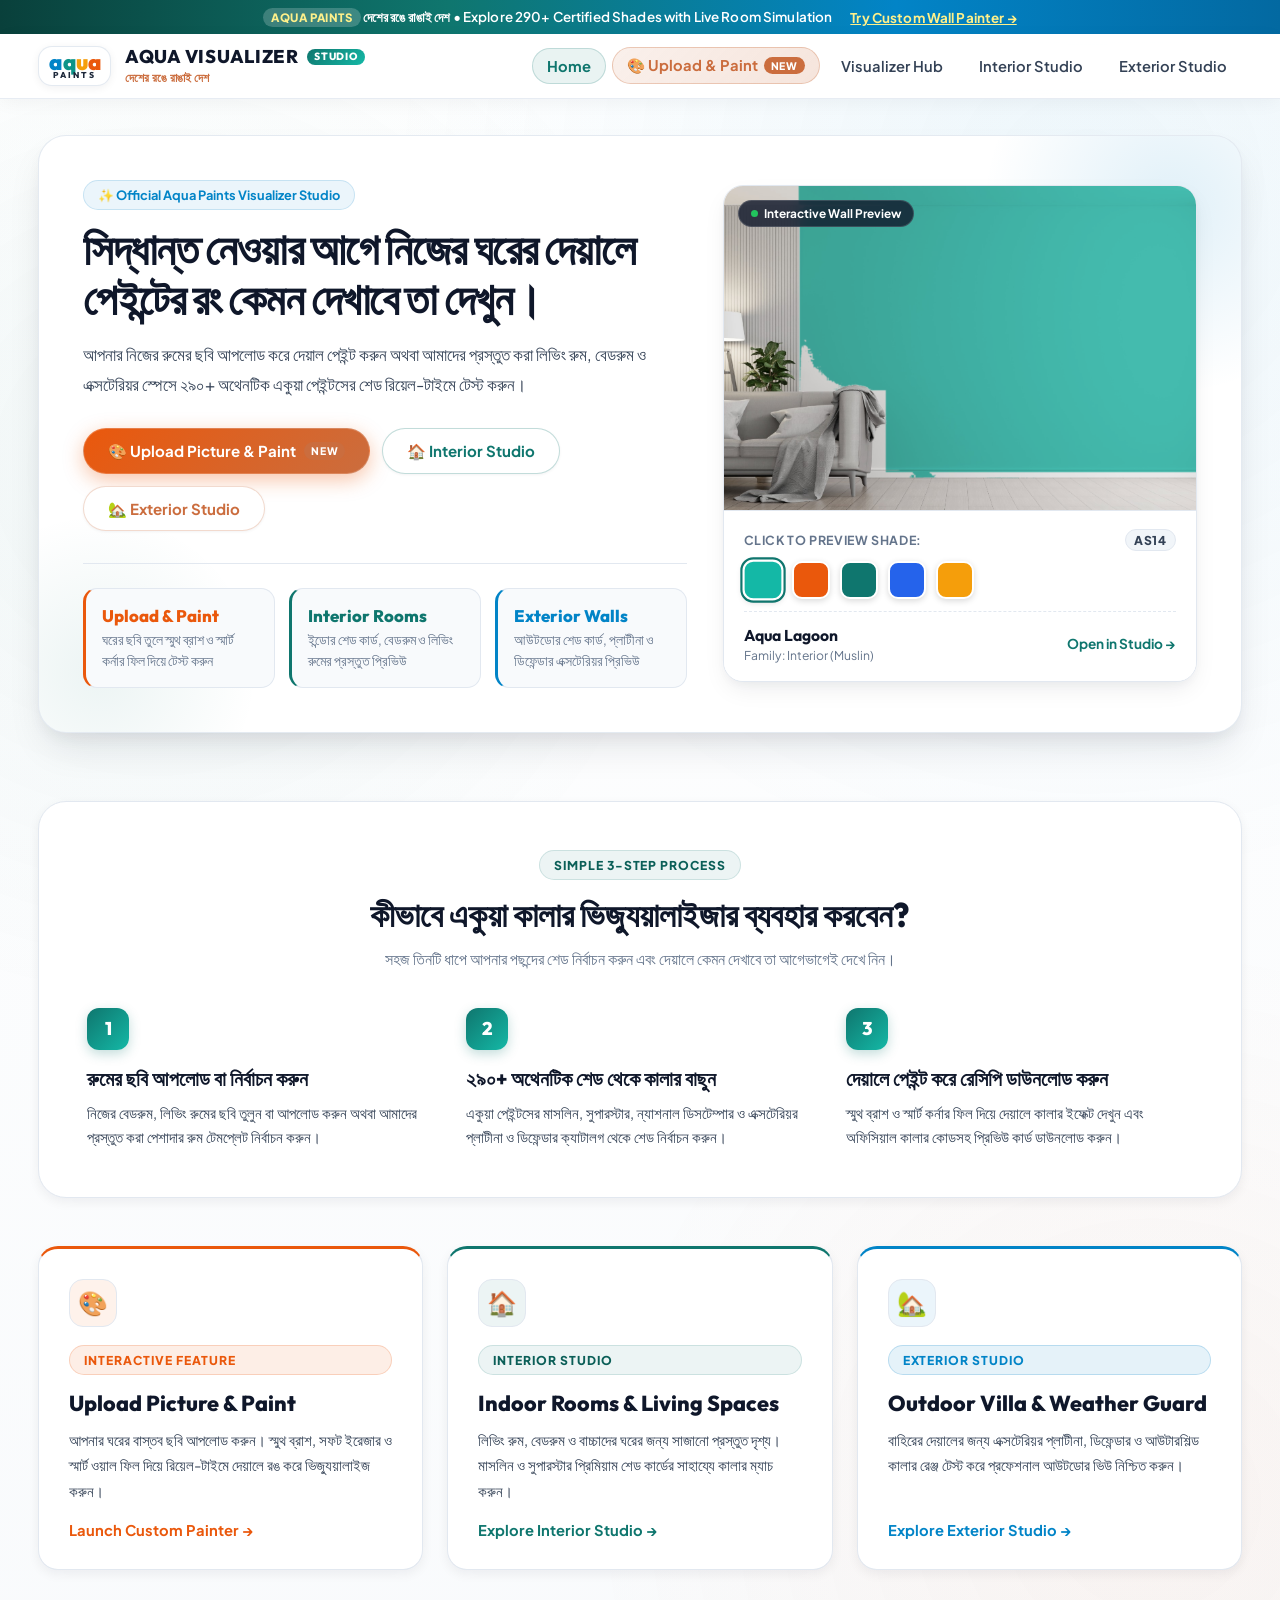
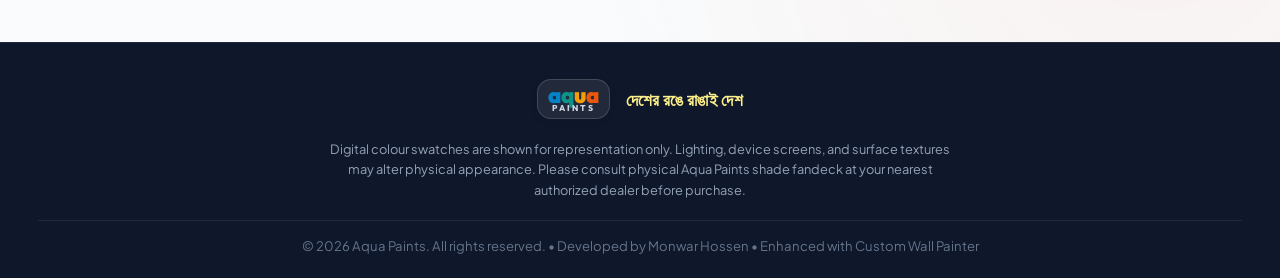
<file: index.html>
<!DOCTYPE html>
<html lang="en">
<head>
    <meta charset="UTF-8">
    <meta name="viewport" content="width=device-width, initial-scale=1.0">
    <title>Aqua Colour Visualizer - Paint Your Walls Online</title>
    <meta name="description" content="Aqua Paints Colour Visualizer. Upload your room picture, paint walls with smooth brush and realistic texture, and explore over 290 authentic Aqua Paints colors.">
    <meta name="theme-color" content="#0f766e">
    <meta name="apple-mobile-web-app-capable" content="yes">
    <meta name="apple-mobile-web-app-status-bar-style" content="black-translucent">
    <meta name="apple-mobile-web-app-title" content="Aqua Visualizer">
    <link rel="icon" href="assets/icons/pwa-icon-192.png" sizes="192x192" type="image/png">
    <link rel="preconnect" href="https://fonts.googleapis.com">
    <link rel="preconnect" href="https://fonts.gstatic.com" crossorigin>
    <link href="https://fonts.googleapis.com/css2?family=Plus+Jakarta+Sans:ital,wght@0,400;0,500;0,600;0,700;0,800;1,400;1,600&family=Outfit:wght@400;500;600;700;800;900&display=swap" rel="stylesheet">
    <link rel="stylesheet" href="assets/css/style.css?v=20261027">
    <style>
        .section-header-center {
            text-align: center;
            max-width: 680px;
            margin: 0 auto 36px;
        }
        .section-header-center h2 {
            font-family: var(--font-heading);
            font-size: clamp(1.8rem, 2.6vw, 2.5rem);
            font-weight: 800;
            color: var(--text-heading);
            margin: 0 0 10px;
        }
        .section-header-center p {
            color: var(--text-muted);
            font-size: 1rem;
            line-height: 1.6;
            margin: 0;
        }
        .steps-section {
            background: #ffffff;
            border-radius: var(--radius-xl);
            padding: 48px;
            margin: 48px auto;
            border: 1px solid var(--border-subtle);
            box-shadow: var(--shadow-sm);
        }
        .steps-grid {
            display: grid;
            grid-template-columns: repeat(3, 1fr);
            gap: 32px;
            margin-top: 36px;
        }
        .step-card {
            display: flex;
            flex-direction: column;
            position: relative;
        }
        .step-num-badge {
            width: 42px;
            height: 42px;
            border-radius: 12px;
            background: linear-gradient(135deg, #0f766e, #14b8a6);
            color: #ffffff;
            font-family: var(--font-heading);
            font-size: 1.15rem;
            font-weight: 800;
            display: flex;
            align-items: center;
            justify-content: center;
            margin-bottom: 16px;
            box-shadow: 0 4px 12px rgba(15, 118, 110, 0.25);
        }
        .step-card h4 {
            font-family: var(--font-heading);
            font-size: 1.25rem;
            font-weight: 800;
            color: var(--text-heading);
            margin: 0 0 10px;
        }
        .step-card p {
            color: var(--text-body);
            font-size: 0.94rem;
            line-height: 1.6;
            margin: 0;
        }
        @media (max-width: 900px) {
            .hero-grid {
                grid-template-columns: 1fr;
                padding: 28px;
            }
            .steps-grid {
                grid-template-columns: 1fr;
                gap: 24px;
            }
            .feature-grid {
                grid-template-columns: 1fr;
            }
        }
    </style>
</head>
<body class="home-page" data-visualizer-type="">

<!-- Top Brand Announcement Ticker (Asian Paints Inspired) -->
<div class="top-brand-ticker">
    <span><span class="ticker-tag">AQUA PAINTS</span> <strong>দেশের রঙে রাঙাই দেশ</strong> &bull; Explore 290+ Certified Shades with Live Room Simulation</span>
    <a href="custom-painter.html">Try Custom Wall Painter &rarr;</a>
</div>

<!-- Main Header with Authentic Aqua Paints Logo -->
<header class="site-header">
    <div class="container">
        <a class="site-brand" href="index.html" title="Aqua Colour Visualizer Home">
            <div class="brand-logo-badge">
                <div class="brand-letters-row">
                    <span class="brand-letter-a1">a</span>
                    <span class="brand-letter-q">q</span>
                    <span class="brand-letter-u">u</span>
                    <span class="brand-letter-a2">a</span>
                </div>
                <div class="brand-word-paints">PAINTS</div>
            </div>
            <div class="brand-title-group">
                <div class="brand-title-text">
                    AQUA VISUALIZER
                    <span class="brand-tag-studio">STUDIO</span>
                </div>
                <div class="brand-slogan-bengali">দেশের রঙে রাঙাই দেশ</div>
            </div>
        </a>

        <label for="siteMenuToggle" class="site-menu-button" aria-label="Open menu" role="button" tabindex="0">
            <span></span>
            <span></span>
            <span></span>
        </label>
        <input type="checkbox" id="siteMenuToggle" class="site-menu-toggle" aria-hidden="true">
        <label for="siteMenuToggle" class="site-menu-backdrop" aria-hidden="true"></label>

        <nav class="site-nav-drawer">
            <a href="index.html" class="active">Home</a>
            <a href="custom-painter.html" class="nav-upload-paint">
                🎨 Upload & Paint <span class="badge-pulse">NEW</span>
            </a>
            <a href="visualizer.html">Visualizer Hub</a>
            <a href="interior.html">Interior Studio</a>
            <a href="exterior.html">Exterior Studio</a>
        </nav>
    </div>
</header>

<main>
    <!-- Hero Section with Interactive Live Room Previewer -->
    <section class="hero-shell">
        <div class="container hero-grid">
            <div class="hero-copy">
                <div class="hero-brand-callout">
                    <span>✨ Official Aqua Paints Visualizer Studio</span>
                </div>
                <h2>সিদ্ধান্ত নেওয়ার আগে নিজের ঘরের দেয়ালে পেইন্টের রং কেমন দেখাবে তা দেখুন।</h2>
                <p>
                    আপনার নিজের রুমের ছবি আপলোড করে দেয়াল পেইন্ট করুন অথবা আমাদের প্রস্তুত করা লিভিং রুম, বেডরুম ও এক্সটেরিয়র স্পেসে ২৯০+ অথেনটিক একুয়া পেইন্টসের শেড রিয়েল-টাইমে টেস্ট করুন।
                </p>

                <div class="hero-actions">
                    <a class="btn btn-primary btn-painter-hero" href="custom-painter.html">
                        🎨 Upload Picture & Paint <span class="badge-pulse">NEW</span>
                    </a>
                    <a class="btn btn-secondary btn-interior" href="interior.html">
                        🏠 Interior Studio
                    </a>
                    <a class="btn btn-secondary btn-exterior" href="exterior.html">
                        🏡 Exterior Studio
                    </a>
                </div>

                <div class="hero-stats">
                    <div class="stat-card" style="border-left: 3px solid #ea580c;">
                        <strong style="color: #ea580c;">Upload & Paint</strong>
                        <span>ঘরের ছবি তুলে স্মুথ ব্রাশ ও স্মার্ট কর্নার ফিল দিয়ে টেস্ট করুন</span>
                    </div>
                    <div class="stat-card" style="border-left: 3px solid #0f766e;">
                        <strong style="color: #0f766e;">Interior Rooms</strong>
                        <span>ইন্ডোর শেড কার্ড, বেডরুম ও লিভিং রুমের প্রস্তুত প্রিভিউ</span>
                    </div>
                    <div class="stat-card" style="border-left: 3px solid #0284c7;">
                        <strong style="color: #0284c7;">Exterior Walls</strong>
                        <span>আউটডোর শেড কার্ড, প্লাটীনা ও ডিফেন্ডার এক্সটেরিয়র প্রিভিউ</span>
                    </div>
                </div>
            </div>

            <!-- Hero Interactive Live Room Showcase (Asian Paints signature experience) -->
            <div class="hero-panel">
                <div class="hero-room-showcase">
                    <img id="heroRoomImg" src="assets/rooms/living-room.jpg" alt="Aqua Paints Modern Living Room Simulation">
                    <div id="heroRoomOverlay" class="hero-room-overlay" style="position: absolute; inset: 0; background-color: rgb(20, 184, 166); mix-blend-mode: multiply; opacity: 0.78; -webkit-mask-image: url('assets/rooms/living-room-mask.png'); mask-image: url('assets/rooms/living-room-mask.png'); -webkit-mask-size: cover; mask-size: cover; -webkit-mask-position: center; mask-position: center; pointer-events: none;"></div>
                    <div class="hero-room-badge">
                        <span class="dot-live"></span>
                        <span>Interactive Wall Preview</span>
                    </div>
                </div>

                <div class="hero-preview-footer">
                    <div class="hero-swatch-picker-label">
                        <span>Click to preview shade:</span>
                        <span id="heroActiveCode" class="hero-shade-code">AS14</span>
                    </div>

                    <div class="hero-swatches-row">
                        <!-- Swatch 1: Aqua Lagoon (AS14) -->
                        <button class="hero-swatch-btn active" 
                                style="background-color: rgb(20, 184, 166);" 
                                data-color="rgb(20, 184, 166)" 
                                data-name="Aqua Lagoon" 
                                data-code="AS14" 
                                data-family="Interior (Muslin)" 
                                title="Aqua Lagoon (AS14)"></button>

                        <!-- Swatch 2: Warm Ochre (AS25) -->
                        <button class="hero-swatch-btn" 
                                style="background-color: rgb(234, 88, 12);" 
                                data-color="rgb(234, 88, 12)" 
                                data-name="Warm Ochre" 
                                data-code="AS25" 
                                data-family="Interior (Superstar)" 
                                title="Warm Ochre (AS25)"></button>

                        <!-- Swatch 3: Emerald Whisper (AS21) -->
                        <button class="hero-swatch-btn" 
                                style="background-color: rgb(15, 118, 110);" 
                                data-color="rgb(15, 118, 110)" 
                                data-name="Emerald Whisper" 
                                data-code="AS21" 
                                data-family="Interior (Muslin)" 
                                title="Emerald Whisper (AS21)"></button>

                        <!-- Swatch 4: Royal Ocean Blue (AS42) -->
                        <button class="hero-swatch-btn" 
                                style="background-color: rgb(37, 99, 235);" 
                                data-color="rgb(37, 99, 235)" 
                                data-name="Royal Ocean Blue" 
                                data-code="AS42" 
                                data-family="Interior (Muslin)" 
                                title="Royal Ocean Blue (AS42)"></button>

                        <!-- Swatch 5: Golden Honey (AS11) -->
                        <button class="hero-swatch-btn" 
                                style="background-color: rgb(245, 158, 11);" 
                                data-color="rgb(245, 158, 11)" 
                                data-name="Golden Honey" 
                                data-code="AS11" 
                                data-family="Interior (Distemper)" 
                                title="Golden Honey (AS11)"></button>
                    </div>

                    <div class="hero-active-shade-info">
                        <div>
                            <span id="heroActiveName" class="hero-shade-name">Aqua Lagoon</span>
                            <div id="heroActiveFamily" style="font-size: 0.76rem; color: #64748b; margin-top: 2px;">Family: Interior (Muslin)</div>
                        </div>
                        <a href="interior.html" style="font-size: 0.85rem; font-weight: 700; color: #0f766e; text-decoration: none;">
                            Open in Studio &rarr;
                        </a>
                    </div>
                </div>
            </div>
        </div>
    </section>



    <!-- 3-Step Visualizer Process (Asian Paints Visual Guide) -->
    <section class="container">
        <div class="steps-section">
            <div class="section-header-center" style="margin-bottom: 10px;">
                <span class="page-kicker">Simple 3-Step Process</span>
                <h2>কীভাবে একুয়া কালার ভিজ্যুয়ালাইজার ব্যবহার করবেন?</h2>
                <p>সহজ তিনটি ধাপে আপনার পছন্দের শেড নির্বাচন করুন এবং দেয়ালে কেমন দেখাবে তা আগেভাগেই দেখে নিন।</p>
            </div>

            <div class="steps-grid">
                <div class="step-card">
                    <div class="step-num-badge">1</div>
                    <h4>রুমের ছবি আপলোড বা নির্বাচন করুন</h4>
                    <p>নিজের বেডরুম, লিভিং রুমের ছবি তুলুন বা আপলোড করুন অথবা আমাদের প্রস্তুত করা পেশাদার রুম টেমপ্লেট নির্বাচন করুন।</p>
                </div>
                <div class="step-card">
                    <div class="step-num-badge">2</div>
                    <h4>২৯০+ অথেনটিক শেড থেকে কালার বাছুন</h4>
                    <p>একুয়া পেইন্টসের মাসলিন, সুপারস্টার, ন্যাশনাল ডিসটেম্পার ও এক্সটেরিয়র প্লাটীনা ও ডিফেন্ডার ক্যাটালগ থেকে শেড নির্বাচন করুন।</p>
                </div>
                <div class="step-card">
                    <div class="step-num-badge">3</div>
                    <h4>দেয়ালে পেইন্ট করে রেসিপি ডাউনলোড করুন</h4>
                    <p>স্মুথ ব্রাশ ও স্মার্ট কর্নার ফিল দিয়ে দেয়ালে কালার ইফেক্ট দেখুন এবং অফিসিয়াল কালার কোডসহ প্রিভিউ কার্ড ডাউনলোড করুন।</p>
                </div>
            </div>
        </div>
    </section>

    <!-- Visualizer Feature Grid -->
    <section class="container feature-grid">
        <article class="feature-card" style="border-top: 3.5px solid #ea580c;">
            <div class="feature-card-icon" style="color: #ea580c; background: rgba(234, 88, 12, 0.08);">🎨</div>
            <span class="page-kicker" style="color: #ea580c; background: rgba(234, 88, 12, 0.1); border-color: rgba(234, 88, 12, 0.2);">Interactive Feature</span>
            <h3>Upload Picture & Paint</h3>
            <p>আপনার ঘরের বাস্তব ছবি আপলোড করুন। স্মুথ ব্রাশ, সফট ইরেজার ও স্মার্ট ওয়াল ফিল দিয়ে রিয়েল-টাইমে দেয়ালে রঙ করে ভিজ্যুয়ালাইজ করুন।</p>
            <a class="feature-link" href="custom-painter.html" style="color: #ea580c;">Launch Custom Painter &rarr;</a>
        </article>

        <article class="feature-card" style="border-top: 3.5px solid #0f766e;">
            <div class="feature-card-icon" style="color: #0f766e; background: rgba(15, 118, 110, 0.08);">🏠</div>
            <span class="page-kicker">Interior Studio</span>
            <h3>Indoor Rooms & Living Spaces</h3>
            <p>লিভিং রুম, বেডরুম ও বাচ্চাদের ঘরের জন্য সাজানো প্রস্তুত দৃশ্য। মাসলিন ও সুপারস্টার প্রিমিয়াম শেড কার্ডের সাহায্যে কালার ম্যাচ করুন।</p>
            <a class="feature-link" href="interior.html">Explore Interior Studio &rarr;</a>
        </article>

        <article class="feature-card" style="border-top: 3.5px solid #0284c7;">
            <div class="feature-card-icon" style="color: #0284c7; background: rgba(2, 132, 199, 0.08);">🏡</div>
            <span class="page-kicker" style="color: #0284c7; background: rgba(2, 132, 199, 0.1); border-color: rgba(2, 132, 199, 0.2);">Exterior Studio</span>
            <h3>Outdoor Villa & Weather Guard</h3>
            <p>বাহিরের দেয়ালের জন্য এক্সটেরিয়র প্লাটীনা, ডিফেন্ডার ও আউটারশিল্ড কালার রেঞ্জ টেস্ট করে প্রফেশনাল আউটডোর ভিউ নিশ্চিত করুন।</p>
            <a class="feature-link" href="exterior.html" style="color: #0284c7;">Explore Exterior Studio &rarr;</a>
        </article>
    </section>
</main>

<footer class="site-footer">
    <div class="container">
        <div class="footer-brand-row">
            <div class="brand-logo-badge" style="background: rgba(255,255,255,0.08); border-color: rgba(255,255,255,0.15);">
                <div class="brand-letters-row">
                    <span class="brand-letter-a1">a</span>
                    <span class="brand-letter-q">q</span>
                    <span class="brand-letter-u">u</span>
                    <span class="brand-letter-a2">a</span>
                </div>
                <div class="brand-word-paints" style="color: #cbd5e1;">PAINTS</div>
            </div>
            <span class="footer-slogan">দেশের রঙে রাঙাই দেশ</span>
        </div>
        
        <p class="footer-disclaimer">
            Digital colour swatches are shown for representation only. Lighting, device screens, and surface textures may alter physical appearance. Please consult physical Aqua Paints shade fandeck at your nearest authorized dealer before purchase.
        </p>

        <p class="footer-bottom-copy">
            &copy; 2026 Aqua Paints. All rights reserved. &bull; Developed by Monwar Hossen &bull; Enhanced with Custom Wall Painter
        </p>
    </div>
</footer>

<script>
    // Live Hero Room Interactive Previewer
    document.addEventListener("DOMContentLoaded", function () {
        const heroOverlay = document.getElementById("heroRoomOverlay");
        const heroActiveName = document.getElementById("heroActiveName");
        const heroActiveCode = document.getElementById("heroActiveCode");
        const heroActiveFamily = document.getElementById("heroActiveFamily");
        const swatchBtns = document.querySelectorAll(".hero-swatch-btn");

        swatchBtns.forEach(btn => {
            btn.addEventListener("click", function () {
                swatchBtns.forEach(b => b.classList.remove("active"));
                this.classList.add("active");

                const color = this.getAttribute("data-color");
                const name = this.getAttribute("data-name");
                const code = this.getAttribute("data-code");
                const family = this.getAttribute("data-family");

                if (heroOverlay) {
                    heroOverlay.style.backgroundColor = color;
                    heroOverlay.style.opacity = '0.78';
                    heroOverlay.style.webkitMaskImage = "url('assets/rooms/living-room-mask.png')";
                    heroOverlay.style.maskImage = "url('assets/rooms/living-room-mask.png')";
                }
                if (heroActiveName) heroActiveName.textContent = name;
                if (heroActiveCode) heroActiveCode.textContent = code;
                if (heroActiveFamily) heroActiveFamily.textContent = `Family: ${family}`;
            });
        });
    });
</script>
<script src="assets/js/app.js?v=20261027"></script>
</body>
</html>
</file>
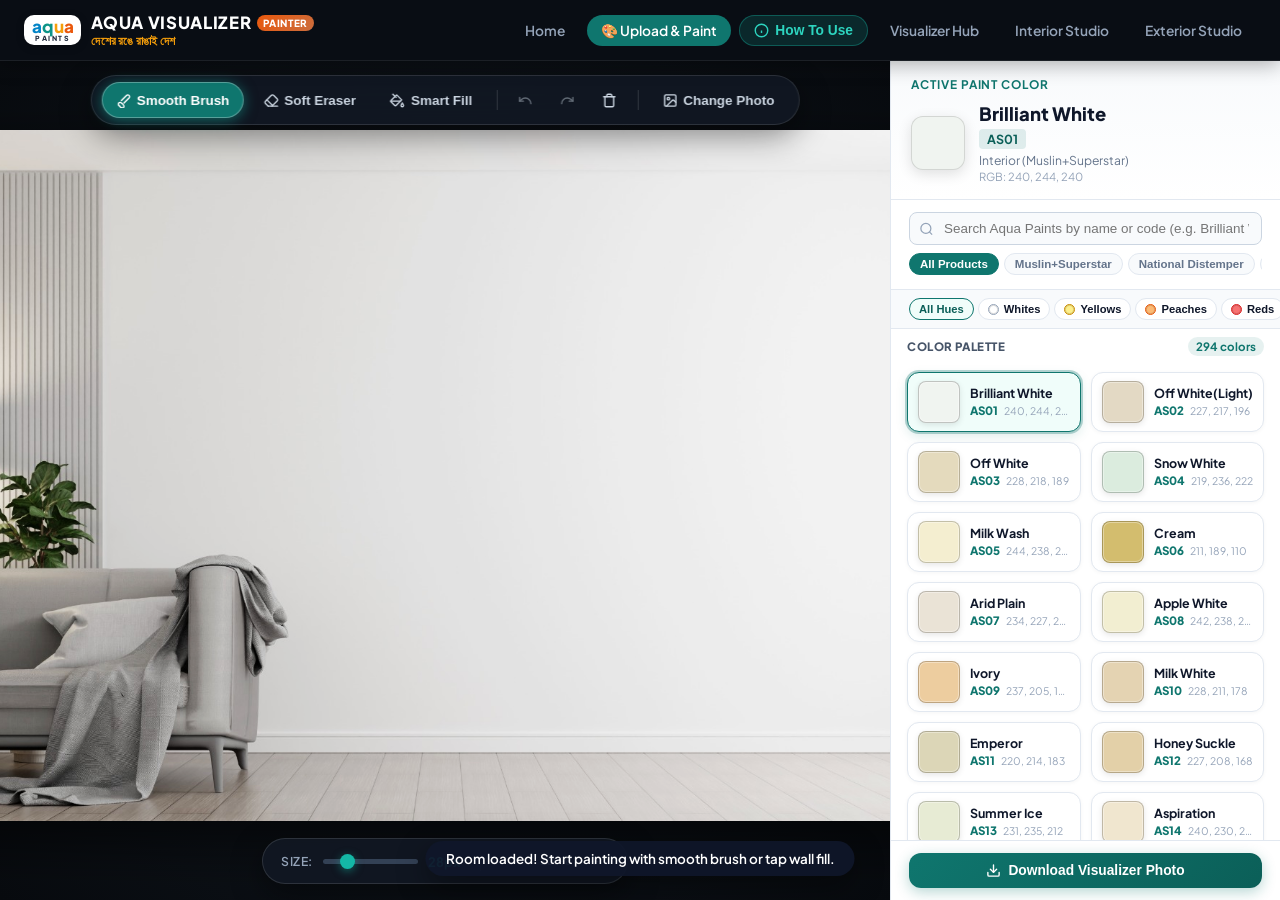
<file: custom-painter.html>
<!DOCTYPE html>
<html lang="en">
<head>
    <meta charset="UTF-8">
    <meta name="viewport" content="width=device-width, initial-scale=1.0">
    <title>Aqua Paints - Upload & Custom Room Visualizer</title>
    <meta name="description" content="Upload any room photo and paint walls with Aqua Paints colors. Features ultra-smooth brush, exact color matching, and realistic wall textures.">
    <meta name="theme-color" content="#0f766e">
    <link rel="icon" href="assets/icons/pwa-icon-192.png" sizes="192x192" type="image/png">
    
    <!-- Google Fonts -->
    <link rel="preconnect" href="https://fonts.googleapis.com">
    <link rel="preconnect" href="https://fonts.gstatic.com" crossorigin>
    <link href="https://fonts.googleapis.com/css2?family=Plus+Jakarta+Sans:wght@400;500;600;700;800;900&display=swap" rel="stylesheet">
    
    <!-- Self-Contained Painter Stylesheet -->
    <link rel="stylesheet" href="assets/css/painter.css">
</head>
<body class="custom-painter-body">

<!-- Full-Width Modern Header -->
<header class="painter-site-header">
    <div class="painter-brand-group">
        <a class="painter-brand-title" href="index.html" style="text-decoration: none;">
            <div style="display: flex; flex-direction: column; align-items: center; justify-content: center; background: #ffffff; border-radius: 10px; padding: 3px 8px; box-shadow: 0 2px 8px rgba(0,0,0,0.2);">
                <div style="display: flex; align-items: baseline; gap: 1px; line-height: 1; font-size: 17px; font-weight: 900; letter-spacing: -0.04em;">
                    <span style="color: #0284c7;">a</span>
                    <span style="color: #0d9488;">q</span>
                    <span style="color: #f59e0b;">u</span>
                    <span style="color: #ea580c;">a</span>
                </div>
                <div style="font-size: 7px; font-weight: 800; color: #1e293b; letter-spacing: 0.22em; text-transform: uppercase; line-height: 1;">PAINTS</div>
            </div>
            <div style="display: flex; flex-direction: column;">
                <div style="font-size: 1.05rem; font-weight: 800; letter-spacing: 0.04em; color: #ffffff; display: flex; align-items: center; gap: 6px;">
                    AQUA VISUALIZER
                    <span style="background: linear-gradient(135deg, #ea580c, #cb6d3e); color: #fff; font-size: 0.62rem; font-weight: 800; padding: 2px 6px; border-radius: 999px;">PAINTER</span>
                </div>
                <div style="font-size: 0.72rem; font-weight: 600; color: #f59e0b; letter-spacing: 0.02em;">দেশের রঙে রাঙাই দেশ</div>
            </div>
        </a>
    </div>

    <nav class="painter-nav-links">
        <a class="painter-nav-link" href="index.html">Home</a>
        <a class="painter-nav-link active" href="custom-painter.html">
            🎨 Upload & Paint
        </a>
        <button id="btnOpenGuide" class="painter-nav-link" style="background: rgba(20, 184, 166, 0.16); color: #2dd4bf; border: 1px solid rgba(20, 184, 166, 0.35); cursor: pointer;">
            <svg width="15" height="15" viewBox="0 0 24 24" fill="none" stroke="currentColor" stroke-width="2.2">
                <circle cx="12" cy="12" r="10"/>
                <path d="M12 16v-4"/>
                <path d="M12 8h.01"/>
            </svg>
            How To Use
        </button>
        <a class="painter-nav-link" href="visualizer.html">Visualizer Hub</a>
        <a class="painter-nav-link" href="interior.html">Interior Studio</a>
        <a class="painter-nav-link" href="exterior.html">Exterior Studio</a>
    </nav>
</header>

<!-- Main Visualizer Layout: Left Stage (Flex: 1), Right Palette (390px) -->
<main class="painter-main-layout">
    <!-- Left Stage: Interactive Canvas Workspace -->
    <div class="canvas-stage-wrapper">
        <!-- Floating Top Toolbar -->
        <div class="stage-top-bar">
            <button class="stage-btn tool-btn active" data-tool="brush" id="toolBrush" title="Smooth Paint Brush">
                <svg width="15" height="15" viewBox="0 0 24 24" fill="none" stroke="currentColor" stroke-width="2.2" stroke-linecap="round" stroke-linejoin="round">
                    <path d="m9.06 11.9 8.07-8.06a2.85 2.85 0 1 1 4.03 4.03l-8.06 8.08"/>
                    <path d="M7.07 14.94c-1.66 0-3 1.34-3 3 0 1.94 1.76 2.5 2.5 3.5.75 1 1.5 2.56 3.5 2.56 1.66 0 3-1.34 3-3 0-2.48-2.5-3.5-3.5-4.5-.66-.66-1.5-1.56-2.5-1.56Z"/>
                </svg>
                Smooth Brush
            </button>
            <button class="stage-btn tool-btn" data-tool="eraser" id="toolEraser" title="Soft Edge Eraser - clean up edges">
                <svg width="15" height="15" viewBox="0 0 24 24" fill="none" stroke="currentColor" stroke-width="2.2" stroke-linecap="round" stroke-linejoin="round">
                    <path d="m7 21-4.3-4.3c-1-1-1-2.5 0-3.4l9.6-9.6c1-1 2.5-1 3.4 0l5.6 5.6c1 1 1 2.5 0 3.4L13 21"/>
                    <path d="M22 21H7"/>
                    <path d="m5 11 9 9"/>
                </svg>
                Soft Eraser
            </button>
            <button class="stage-btn tool-btn" data-tool="fill" id="toolFill" title="Smart Wall Corners Fill">
                <svg width="15" height="15" viewBox="0 0 24 24" fill="none" stroke="currentColor" stroke-width="2.2" stroke-linecap="round" stroke-linejoin="round">
                    <path d="m19 11-8-8-8.6 8.6a2 2 0 0 0 0 2.8l5.2 5.2c.8.8 2 .8 2.8 0L19 11Z"/>
                    <path d="m5 2 5 5"/>
                    <path d="M2 13h15"/>
                    <path d="M22 20a2 2 0 1 1-4 0c0-1.6 1.7-2.4 2-4 .3 1.6 2 2.4 2 4Z"/>
                </svg>
                Smart Fill
            </button>
            <button class="stage-btn" id="btnSmartFillCommit" style="display: none; background: #0f766e; color: #ffffff; font-weight: 700; border-color: #14b8a6; padding: 0 12px; gap: 6px; box-shadow: 0 2px 10px rgba(15,118,110,0.5);" title="Paint Wall Area (or click Pin 1 / Enter)">
                <svg width="13" height="13" viewBox="0 0 24 24" fill="none" stroke="currentColor" stroke-width="2.5"><polyline points="20 6 9 17 4 12"/></svg>
                Paint Wall
            </button>
            <button class="stage-btn stage-btn-icon" id="btnSmartFillReset" style="display: none; width: 32px; height: 32px; color: #94a3b8;" title="Clear corners (Esc)">
                <svg width="12" height="12" viewBox="0 0 24 24" fill="none" stroke="currentColor" stroke-width="2.5"><line x1="18" y1="6" x2="6" y2="18"/><line x1="6" y1="6" x2="18" y2="18"/></svg>
            </button>

            <div class="stage-divider"></div>

            <button class="stage-btn stage-btn-icon" id="btnUndo" title="Undo (Ctrl+Z)">
                <svg width="15" height="15" viewBox="0 0 24 24" fill="none" stroke="currentColor" stroke-width="2.2" stroke-linecap="round" stroke-linejoin="round">
                    <path d="M3 7v6h6"/>
                    <path d="M21 17a9 9 0 0 0-9-9 9 9 0 0 0-6 2.3L3 13"/>
                </svg>
            </button>
            <button class="stage-btn stage-btn-icon" id="btnRedo" title="Redo (Ctrl+Y)">
                <svg width="15" height="15" viewBox="0 0 24 24" fill="none" stroke="currentColor" stroke-width="2.2" stroke-linecap="round" stroke-linejoin="round">
                    <path d="M21 7v6h-6"/>
                    <path d="M3 17a9 9 0 0 1 9-9 9 9 0 0 1 6 2.3l3 2.7"/>
                </svg>
            </button>
            <button class="stage-btn stage-btn-icon" id="btnClearPaint" title="Clear all paint strokes">
                <svg width="15" height="15" viewBox="0 0 24 24" fill="none" stroke="currentColor" stroke-width="2.2" stroke-linecap="round" stroke-linejoin="round">
                    <path d="M3 6h18"/>
                    <path d="M19 6v14c0 1-1 2-2 2H7c-1 0-2-1-2-2V6"/>
                    <path d="M8 6V4c0-1 1-2 2-2h4c1 0 2 1 2 2v2"/>
                </svg>
            </button>

            <div class="stage-divider"></div>

            <button class="stage-btn" id="btnChangePhoto" title="Upload new photo or pick preset room">
                <svg width="15" height="15" viewBox="0 0 24 24" fill="none" stroke="currentColor" stroke-width="2.2" stroke-linecap="round" stroke-linejoin="round">
                    <rect width="18" height="18" x="3" y="3" rx="2" ry="2"/>
                    <circle cx="9" cy="9" r="2"/>
                    <path d="m21 15-3.086-3.086a2 2 0 0 0-2.828 0L6 21"/>
                </svg>
                Change Photo
            </button>
        </div>

        <!-- Canvas Viewport -->
        <div class="viewport-area" id="viewportArea">
            <div class="canvas-container" id="canvasContainer">
                <!-- Base room image layer (offscreen/hidden) -->
                <canvas id="bgCanvas" style="display: none;"></canvas>
                <!-- Paint mask strokes layer (offscreen/hidden) -->
                <canvas id="paintCanvas" style="display: none;"></canvas>
                <!-- Live Display Composite Canvas -->
                <canvas id="displayCanvas"></canvas>
            </div>

            <!-- Dynamic Brush Cursor Ring -->
            <div class="dynamic-brush-cursor" id="dynamicBrushCursor"></div>
        </div>

        <!-- Floating Bottom Brush Sliders -->
        <div class="bottom-controls-bar">
            <div class="control-item">
                <label for="brushSizeSlider">Size:</label>
                <input type="range" id="brushSizeSlider" class="brush-slider" min="6" max="110" value="28">
                <span id="brushSizeVal" class="slider-val">28px</span>
            </div>
            <div class="stage-divider"></div>
            <div class="control-item">
                <button class="stage-btn stage-btn-icon" id="btnZoomOut" title="Zoom Out" style="width: 28px; height: 28px;">-</button>
                <button class="stage-btn stage-btn-icon" id="btnZoomReset" title="Reset Zoom" style="font-size: 0.74rem; width: 36px; height: 28px;">100%</button>
                <button class="stage-btn stage-btn-icon" id="btnZoomIn" title="Zoom In" style="width: 28px; height: 28px;">+</button>
            </div>
        </div>

        <!-- Upload Photo & Room Presets Modal Overlay -->
        <div class="upload-dropzone-modal hidden" id="uploadDropzoneModal">
            <div class="dropzone-box" id="dropzoneBox">
                <div class="dropzone-icon">
                    <svg width="32" height="32" viewBox="0 0 24 24" fill="none" stroke="currentColor" stroke-width="2.2" stroke-linecap="round" stroke-linejoin="round">
                        <path d="M21 15v4a2 2 0 0 1-2 2H5a2 2 0 0 1-2-2v-4"/>
                        <polyline points="17 8 12 3 7 8"/>
                        <line x1="12" x2="12" y1="3" y2="15"/>
                    </svg>
                </div>
                <h3>Upload Your Room Photo</h3>
                <p>Drag and drop a picture of your bedroom, living room, or exterior wall here to visualize Aqua Paints colors.</p>

                <div class="dropzone-btn-row">
                    <button class="btn-primary-teal" id="btnBrowseUpload" style="max-width: 170px;">
                        <svg width="15" height="15" viewBox="0 0 24 24" fill="none" stroke="currentColor" stroke-width="2.2">
                            <path d="M21 15v4a2 2 0 0 1-2 2H5a2 2 0 0 1-2-2v-4"/>
                            <polyline points="17 8 12 3 7 8"/>
                            <line x1="12" x2="12" y1="3" y2="15"/>
                        </svg>
                        Browse Photo
                    </button>
                    <button class="btn-outline-action" id="btnCameraUpload" style="max-width: 170px; color: #ffffff; border-color: rgba(255,255,255,0.25); background: rgba(255,255,255,0.08);">
                        <svg width="15" height="15" viewBox="0 0 24 24" fill="none" stroke="currentColor" stroke-width="2.2">
                            <path d="M23 19a2 2 0 0 1-2 2H3a2 2 0 0 1-2-2V8a2 2 0 0 1 2-2h4l2-3h6l2 3h4a2 2 0 0 1 2 2z"/>
                            <circle cx="12" cy="13" r="4"/>
                        </svg>
                        Take Photo
                    </button>
                </div>

                <input type="file" id="roomFileInput" accept="image/*" style="display: none;">
                <input type="file" id="roomCameraInput" accept="image/*" capture="environment" style="display: none;">
            </div>

            <!-- Preset Sample Rooms -->
            <div class="preset-rooms-row">
                <h4>Or click any sample room to test instantly:</h4>
                <div class="preset-thumbs">
                    <div class="preset-thumb-btn" data-src="assets/rooms/living-room.jpg">
                        <img src="assets/rooms/living-room.jpg" alt="Living Room 1">
                        <span>Living Room 1</span>
                    </div>
                    <div class="preset-thumb-btn" data-src="assets/rooms/bedroom.jpg">
                        <img src="assets/rooms/bedroom.jpg" alt="Living Room 2">
                        <span>Living Room 2</span>
                    </div>
                    <div class="preset-thumb-btn" data-src="assets/rooms/Living_Room_2.png">
                        <img src="assets/rooms/Living_Room_2.png" alt="Living Room 3">
                        <span>Living Room 3</span>
                    </div>
                    <div class="preset-thumb-btn" data-src="assets/rooms/Kids_Room.png">
                        <img src="assets/rooms/Kids_Room.png" alt="Kids Room">
                        <span>Kids Room</span>
                    </div>
                    <div class="preset-thumb-btn" data-src="assets/rooms/exterior.jpg">
                        <img src="assets/rooms/exterior.jpg" alt="Villa Exterior">
                        <span>Exterior</span>
                    </div>
                </div>
            </div>
        </div>
    </div>

    <!-- Right Sidebar: Aqua Paints Palette & Controls -->
    <aside class="painter-sidebar">
        <!-- Selected Color Hero Card -->
        <div class="selected-color-hero">
            <div class="selected-color-hero-header">
                <span class="color-hero-label">Active Paint Color</span>
            </div>
            <div class="selected-color-display">
                <div id="selectedColorSwatchLarge" class="selected-swatch-large" style="background-color: #f0f4f0;"></div>
                <div class="selected-color-meta">
                    <h3 id="selectedColorName" class="selected-color-name">Brilliant White</h3>
                    <span id="selectedColorCode" class="selected-color-code-pill">AS01</span>
                    <div id="selectedColorFamily" class="selected-color-family-text">Interior (Muslin+Superstar)</div>
                    <div id="selectedColorRgb" style="font-size: 0.7rem; color: #94a3b8; margin-top: 1px;">RGB: 240, 244, 240</div>
                </div>
            </div>
        </div>

        <!-- Color Palette Explorer -->
        <div class="palette-explorer-wrapper">
            <!-- Search & Filters -->
            <div class="palette-filters">
                <div class="search-input-wrapper">
                    <svg class="search-icon-svg" viewBox="0 0 24 24" fill="none" stroke="currentColor" stroke-width="2">
                        <circle cx="11" cy="11" r="8"/>
                        <line x1="21" y1="21" x2="16.65" y2="16.65"/>
                    </svg>
                    <input type="text" id="colorSearchInput" placeholder="Search Aqua Paints by name or code (e.g. Brilliant White, AS01)...">
                </div>

                <!-- Product Line Tabs -->
                <div class="family-tabs-scroll">
                    <button class="family-pill active" data-family="all">All Products</button>
                    <button class="family-pill" data-family="Interior (Muslin+Superstar)">Muslin+Superstar</button>
                    <button class="family-pill" data-family="Interior (National Distemper)">National Distemper</button>
                    <button class="family-pill" data-family="Exterior (Outersheild)">Outersheild</button>
                    <button class="family-pill" data-family="Exterior (Platina+Defender)">Platina+Defender</button>
                </div>
            </div>

            <!-- Hue Color Dots Filter -->
            <div class="hue-pills-row">
                <button class="hue-dot-pill active" data-hue="all">All Hues</button>
                <button class="hue-dot-pill" data-hue="whites"><span class="hue-dot" style="background: #ffffff; border: 1.5px solid #94a3b8;"></span> Whites</button>
                <button class="hue-dot-pill" data-hue="yellows"><span class="hue-dot" style="background: #fef08a; border: 1.5px solid #ca8a04;"></span> Yellows</button>
                <button class="hue-dot-pill" data-hue="oranges"><span class="hue-dot" style="background: #fdba74; border: 1.5px solid #ea580c;"></span> Peaches</button>
                <button class="hue-dot-pill" data-hue="reds"><span class="hue-dot" style="background: #f87171; border: 1.5px solid #dc2626;"></span> Reds</button>
                <button class="hue-dot-pill" data-hue="pinks"><span class="hue-dot" style="background: #f472b6; border: 1.5px solid #db2777;"></span> Pinks</button>
                <button class="hue-dot-pill" data-hue="blues"><span class="hue-dot" style="background: #60a5fa; border: 1.5px solid #2563eb;"></span> Blues</button>
                <button class="hue-dot-pill" data-hue="greens"><span class="hue-dot" style="background: #4ade80; border: 1.5px solid #16a34a;"></span> Greens</button>
                <button class="hue-dot-pill" data-hue="purples"><span class="hue-dot" style="background: #c084fc; border: 1.5px solid #9333ea;"></span> Purples</button>
                <button class="hue-dot-pill" data-hue="greys"><span class="hue-dot" style="background: #94a3b8; border: 1.5px solid #475569;"></span> Greys</button>
            </div>

            <!-- Color Palette Count Header -->
            <div style="padding: 8px 16px 4px; display: flex; justify-content: space-between; align-items: center; background: #ffffff;">
                <span style="font-size: 0.72rem; font-weight: 800; color: #475569; text-transform: uppercase; letter-spacing: 0.05em;">Color Palette</span>
                <span id="paletteCountBadge" style="font-size: 0.72rem; font-weight: 700; color: var(--teal-600); background: rgba(15, 118, 110, 0.1); padding: 2px 8px; border-radius: 999px;">294 colors</span>
            </div>

            <!-- 294 Color Cards Grid -->
            <div class="color-cards-scroll-grid" id="colorCardsGrid">
                <!-- Injected via JavaScript -->
            </div>
        </div>

        <!-- Sidebar Bottom Action -->
        <div class="sidebar-bottom-bar">
            <button id="btnDownloadVisualizer" class="btn-primary-teal">
                <svg width="15" height="15" viewBox="0 0 24 24" fill="none" stroke="currentColor" stroke-width="2.2" stroke-linecap="round" stroke-linejoin="round">
                    <path d="M21 15v4a2 2 0 0 1-2 2H5a2 2 0 0 1-2-2v-4"/>
                    <polyline points="7 10 12 15 17 10"/>
                    <line x1="12" x2="12" y1="15" y2="3"/>
                </svg>
                Download Visualizer Photo
            </button>
        </div>
    </aside>
</main>

<!-- Toast Feedback -->
<div class="toast-msg" id="toastMsg"></div>

<!-- How to Use Visualizer Modal -->
<div class="custom-color-modal" id="guideModal">
    <div class="custom-color-box" style="max-width: 520px; padding: 26px;">
        <div style="display: flex; justify-content: space-between; align-items: center; margin-bottom: 14px;">
            <h3 style="margin: 0; font-size: 1.22rem; color: #0f172a; display: flex; align-items: center; gap: 8px;">
                🎨 How to Use the Custom Room Visualizer
            </h3>
            <button id="btnCloseGuide" style="background: none; border: none; font-size: 1.4rem; cursor: pointer; color: #64748b; line-height: 1;">&times;</button>
        </div>
        <p style="color: #475569; font-size: 0.88rem; margin: 0 0 18px; line-height: 1.5;">
            <strong>Why this feature?</strong> Unlike preset rooms, this allows you to <strong>upload a picture of your own real walls</strong> and test how Aqua Paints shades will look in your home lighting before you buy paint.
        </p>

        <div style="display: flex; flex-direction: column; gap: 12px;">
            <div style="display: flex; gap: 12px; align-items: flex-start; background: #f8fafc; padding: 10px 12px; border-radius: 8px; border-left: 3px solid #0f766e;">
                <span style="background: #0f766e; color: #fff; width: 22px; height: 22px; border-radius: 50%; display: flex; align-items: center; justify-content: center; font-size: 0.76rem; font-weight: 800; flex-shrink: 0;">1</span>
                <div>
                    <strong style="font-size: 0.84rem; color: #0f172a; display: block;">Upload or Pick a Room Photo</strong>
                    <span style="font-size: 0.78rem; color: #64748b;">Click <em>Change Photo</em> to upload a photo of your bedroom, living room, or exterior from your device, or pick any ready sample room.</span>
                </div>
            </div>

            <div style="display: flex; gap: 12px; align-items: flex-start; background: #f8fafc; padding: 10px 12px; border-radius: 8px; border-left: 3px solid #0f766e;">
                <span style="background: #0f766e; color: #fff; width: 22px; height: 22px; border-radius: 50%; display: flex; align-items: center; justify-content: center; font-size: 0.76rem; font-weight: 800; flex-shrink: 0;">2</span>
                <div>
                    <strong style="font-size: 0.84rem; color: #0f172a; display: block;">Pick an Aqua Paints Color</strong>
                    <span style="font-size: 0.78rem; color: #64748b;">Browse all 294 colors on the right palette or search by code (e.g. <em>AS01</em>, <em>AS79</em>) or color name.</span>
                </div>
            </div>

            <div style="display: flex; gap: 12px; align-items: flex-start; background: #f8fafc; padding: 10px 12px; border-radius: 8px; border-left: 3px solid #0f766e;">
                <span style="background: #0f766e; color: #fff; width: 22px; height: 22px; border-radius: 50%; display: flex; align-items: center; justify-content: center; font-size: 0.76rem; font-weight: 800; flex-shrink: 0;">3</span>
                <div>
                    <strong style="font-size: 0.84rem; color: #0f172a; display: block;">Paint Walls with Smooth Brush or Smart Fill</strong>
                    <span style="font-size: 0.78rem; color: #64748b;">Drag the <em>Smooth Brush</em> across your wall to paint, or tap with <em>Smart Fill</em> to automatically color a wall section! Use <em>Soft Eraser</em> to tidy frames and trim.</span>
                </div>
            </div>

            <div style="display: flex; gap: 12px; align-items: flex-start; background: #f8fafc; padding: 10px 12px; border-radius: 8px; border-left: 3px solid #0f766e;">
                <span style="background: #0f766e; color: #fff; width: 22px; height: 22px; border-radius: 50%; display: flex; align-items: center; justify-content: center; font-size: 0.76rem; font-weight: 800; flex-shrink: 0;">4</span>
                <div>
                    <strong style="font-size: 0.84rem; color: #0f172a; display: block;">Save & Download</strong>
                    <span style="font-size: 0.78rem; color: #64748b;">Click <em>Download Visualizer Photo</em> to save your room preview with the official Aqua Paints color label.</span>
                </div>
            </div>
        </div>

        <button class="btn-primary-teal" id="btnGotItGuide" style="width: 100%; margin-top: 18px; padding: 10px;">
            Got it, let's start painting!
        </button>
    </div>
</div>

<!-- Scripts -->
<script src="assets/js/colors-data.js"></script>
<script src="assets/js/wall-painter.js"></script>
</body>
</html>
</file>
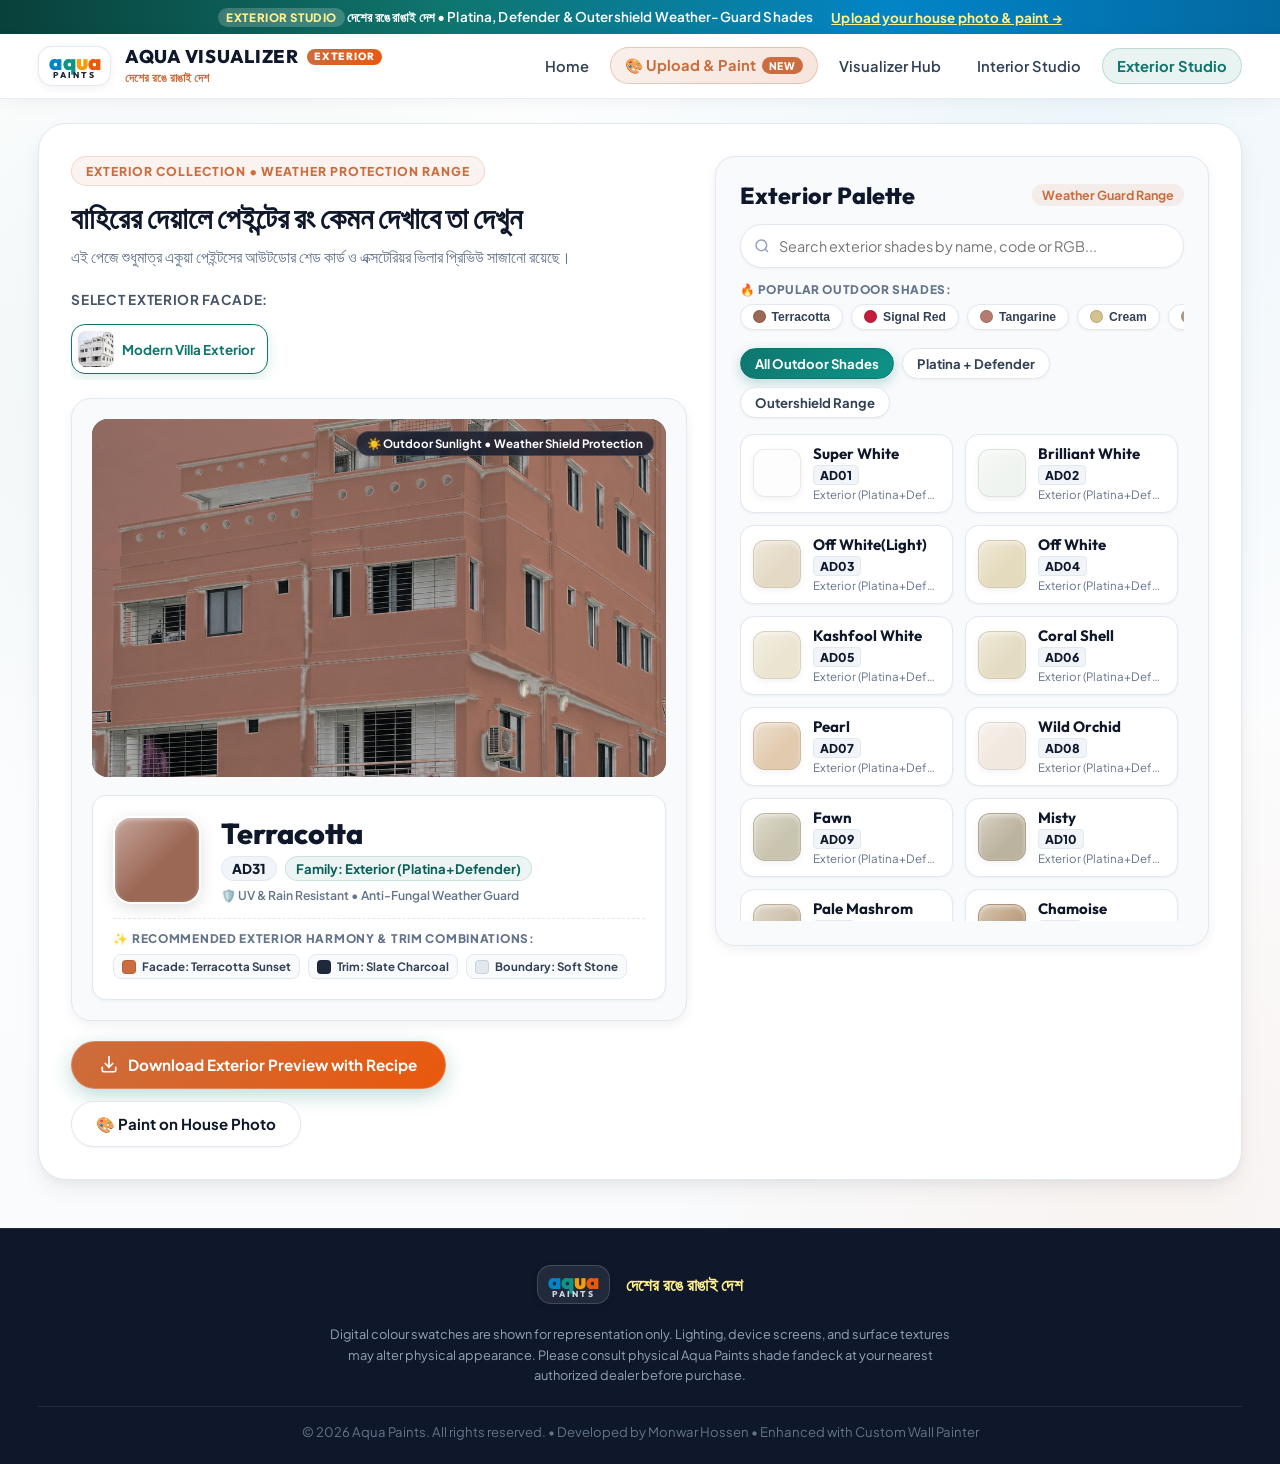
<file: exterior.html>
<!DOCTYPE html>
<html lang="en">
<head>
    <meta charset="UTF-8">
    <meta name="viewport" content="width=device-width, initial-scale=1.0">
    <title>Exterior Visualizer Studio - Aqua Paints</title>
    <meta name="theme-color" content="#0f766e">
    <meta name="apple-mobile-web-app-capable" content="yes">
    <meta name="apple-mobile-web-app-status-bar-style" content="black-translucent">
    <meta name="apple-mobile-web-app-title" content="Aqua Visualizer">
    <link rel="manifest" href="manifest.webmanifest">
    <link rel="icon" href="assets/icons/pwa-icon-192.png" sizes="192x192" type="image/png">
    <link rel="apple-touch-icon" href="assets/icons/pwa-icon-192.png">
    <link rel="preconnect" href="https://fonts.googleapis.com">
    <link rel="preconnect" href="https://fonts.gstatic.com" crossorigin>
    <link href="https://fonts.googleapis.com/css2?family=Plus+Jakarta+Sans:ital,wght@0,400;0,500;0,600;0,700;0,800;1,400;1,600&family=Outfit:wght@400;500;600;700;800;900&display=swap" rel="stylesheet">
    <link rel="stylesheet" href="assets/css/style.css?v=20261027">
</head>
<body class="exterior-visualizer-page" data-visualizer-type="exterior">

<!-- Top Announcement Ticker -->
<div class="top-brand-ticker">
    <span><span class="ticker-tag">EXTERIOR STUDIO</span> <strong>দেশের রঙে রাঙাই দেশ</strong> &bull; Platina, Defender & Outershield Weather-Guard Shades</span>
    <a href="custom-painter.html">Upload your house photo & paint &rarr;</a>
</div>

<!-- Main Header with Authentic Aqua Paints Logo -->
<header class="site-header">
    <div class="container">
        <a class="site-brand" href="index.html" title="Aqua Colour Visualizer Home">
            <div class="brand-logo-badge">
                <div class="brand-letters-row">
                    <span class="brand-letter-a1">a</span>
                    <span class="brand-letter-q">q</span>
                    <span class="brand-letter-u">u</span>
                    <span class="brand-letter-a2">a</span>
                </div>
                <div class="brand-word-paints">PAINTS</div>
            </div>
            <div class="brand-title-group">
                <div class="brand-title-text">
                    AQUA VISUALIZER
                    <span class="brand-tag-studio" style="background: linear-gradient(135deg, #cb6d3e, #ea580c);">EXTERIOR</span>
                </div>
                <div class="brand-slogan-bengali">দেশের রঙে রাঙাই দেশ</div>
            </div>
        </a>

        <label for="siteMenuToggle" class="site-menu-button" aria-label="Open menu" role="button" tabindex="0">
            <span></span>
            <span></span>
            <span></span>
        </label>
        <input type="checkbox" id="siteMenuToggle" class="site-menu-toggle" aria-hidden="true">
        <label for="siteMenuToggle" class="site-menu-backdrop" aria-hidden="true"></label>

        <nav class="site-nav-drawer">
            <a href="index.html">Home</a>
            <a href="custom-painter.html" class="nav-upload-paint">
                🎨 Upload & Paint <span class="badge-pulse">NEW</span>
            </a>
            <a href="visualizer.html">Visualizer Hub</a>
            <a href="interior.html">Interior Studio</a>
            <a href="exterior.html" class="active">Exterior Studio</a>
        </nav>
    </div>
</header>

<div class="container visualizer-page">
    <div class="visualizer-left">
        <div class="page-kicker" style="color: #cb6d3e; background: rgba(203, 109, 62, 0.08); border-color: rgba(203, 109, 62, 0.2);">
            Exterior Collection &bull; Weather Protection Range
        </div>
        <h2>বাহিরের দেয়ালে পেইন্টের রং কেমন দেখাবে তা দেখুন</h2>
        <p class="section-copy">
            এই পেজে শুধুমাত্র একুয়া পেইন্টসের আউটডোর শেড কার্ড ও এক্সটেরিয়র ভিলার প্রিভিউ সাজানো রয়েছে।
        </p>

        <!-- Visual Space Selector Thumbnails Strip -->
        <label for="roomSelect" style="font-weight: 700; color: #475569; font-size: 0.85rem; text-transform: uppercase; letter-spacing: 0.05em; margin-bottom: 8px; display: block;">Select Exterior Facade:</label>
        <div class="room-selector-strip" id="roomSelectorStrip">
            <button type="button" class="room-thumb-btn active" data-val="10">
                <img src="assets/rooms/exterior.jpg" alt="Villa Exterior">
                <span>Modern Villa Exterior</span>
            </button>
        </div>

        <!-- Accessible Room Select Dropdown (kept fully functional for app.js) -->
        <select id="roomSelect" style="display: none;">
            <option value="10" data-room="assets/rooms/exterior.jpg" data-mask="assets/rooms/mxterior_mask.png">Exterior</option>
        </select>

        <div id="downloadArea" class="download-area">
            <div class="preview-box" id="previewBox">
                <img id="roomImage" src="assets/rooms/exterior.jpg" class="room-image" alt="Exterior preview">
                
                <div id="paintLayer" class="paint-layer" style="position: absolute; inset: 0; background-color: rgb(156, 104, 86); opacity: 0.86; mix-blend-mode: multiply; mask-image: url('assets/rooms/mxterior_mask.png'); -webkit-mask-image: url('assets/rooms/mxterior_mask.png'); mask-size: cover; -webkit-mask-size: cover; mask-position: center; -webkit-mask-position: center; pointer-events: none;"></div>

                <div class="studio-lighting-badge">
                    <span>☀️ Outdoor Sunlight &bull; Weather Shield Protection</span>
                </div>
            </div>

            <!-- Active Selected Color Hero Card (Asian Paints Luxury Quality) -->
            <div class="download-info">
                <div class="download-swatch-row">
                    <div id="selectedColorSwatch" class="selected-swatch" style="background: rgb(156, 104, 86);"></div>
                    <div class="download-text-info">
                        <h3 id="selectedColorName">Terracotta</h3>
                        <div class="shade-meta-chips">
                            <span id="selectedColorCode">AD31</span>
                            <span id="selectedColorFamily">Family: Exterior (Platina+Defender)</span>
                        </div>
                        <div class="brand-guarantee-tag">
                            🛡️ UV & Rain Resistant &bull; Anti-Fungal Weather Guard
                        </div>
                    </div>
                </div>

                <!-- Harmonious Exterior Pairings -->
                <div class="color-harmony-box">
                    <div class="color-harmony-title">
                        <span>✨ Recommended Exterior Harmony & Trim Combinations:</span>
                    </div>
                    <div class="color-harmony-swatches">
                        <div class="harmony-swatch-chip" title="Facade Accent">
                            <span class="harmony-swatch-dot" style="background: #cb6d3e;"></span>
                            <span>Facade: Terracotta Sunset</span>
                        </div>
                        <div class="harmony-swatch-chip" title="Window & Roof Trim">
                            <span class="harmony-swatch-dot" style="background: #1e293b;"></span>
                            <span>Trim: Slate Charcoal</span>
                        </div>
                        <div class="harmony-swatch-chip" title="Boundary / Accent">
                            <span class="harmony-swatch-dot" style="background: #e2e8f0;"></span>
                            <span>Boundary: Soft Stone</span>
                        </div>
                    </div>
                </div>
            </div>
        </div>

        <div class="selected-color-actions">
            <button id="downloadPreviewBtn" class="btn" type="button" style="background: linear-gradient(135deg, #cb6d3e 0%, #ea580c 100%);">
                <svg width="18" height="18" viewBox="0 0 24 24" fill="none" stroke="currentColor" stroke-width="2.2" stroke-linecap="round" stroke-linejoin="round">
                    <path d="M21 15v4a2 2 0 0 1-2 2H5a2 2 0 0 1-2-2v-4"/>
                    <polyline points="7 10 12 15 17 10"/>
                    <line x1="12" x2="12" y1="15" stroke-width="2.2"/>
                </svg>
                Download Exterior Preview with Recipe
            </button>
            <a href="custom-painter.html" class="btn btn-secondary" style="border-radius: var(--radius-full);">
                🎨 Paint on House Photo
            </a>
        </div>
    </div>

    <div class="visualizer-right">
        <h2>
            <span>Exterior Palette</span>
            <span class="catalog-count" style="color: #cb6d3e; background: rgba(203, 109, 62, 0.1);">Weather Guard Range</span>
        </h2>
        
        <div class="search-box-wrapper">
            <svg class="search-icon-inside" width="16" height="16" viewBox="0 0 24 24" fill="none" stroke="currentColor" stroke-width="2.2">
                <circle cx="11" cy="11" r="8"/>
                <line x1="21" y1="21" x2="16.65" y2="16.65"/>
            </svg>
            <input type="text" id="searchInput" placeholder="Search exterior shades by name, code or RGB...">
        </div>

        <!-- 1-Click Trending Quick Shades (Asian Paints Signature) -->
        <div class="quick-shades-container">
            <div class="quick-shades-label">
                <span>🔥 Popular Outdoor Shades:</span>
            </div>
            <div class="quick-shades-row">
                <button type="button" class="quick-shade-pill" data-code="AD31" title="Terracotta (AD31)">
                    <span class="quick-shade-dot" style="background-color: #9c6856;"></span>
                    <span>Terracotta</span>
                </button>
                <button type="button" class="quick-shade-pill" data-code="AD34" title="Signal Red (AD34)">
                    <span class="quick-shade-dot" style="background-color: #c41e3a;"></span>
                    <span>Signal Red</span>
                </button>
                <button type="button" class="quick-shade-pill" data-code="AD27" title="Tangarine (AD27)">
                    <span class="quick-shade-dot" style="background-color: #b37c6f;"></span>
                    <span>Tangarine</span>
                </button>
                <button type="button" class="quick-shade-pill" data-code="AD15" title="Cream (AD15)">
                    <span class="quick-shade-dot" style="background-color: #d4c38c;"></span>
                    <span>Cream</span>
                </button>
                <button type="button" class="quick-shade-pill" data-code="AD09" title="Fawn (AD09)">
                    <span class="quick-shade-dot" style="background-color: #ada087;"></span>
                    <span>Fawn</span>
                </button>
                <button type="button" class="quick-shade-pill" data-code="AD01" title="Super White (AD01)">
                    <span class="quick-shade-dot" style="background-color: #fdfdfd; border-color: #cbd5e1;"></span>
                    <span>White</span>
                </button>
            </div>
        </div>

        <div class="family-tabs">
            <button class="family-tab active" data-family="all" type="button">
                All Outdoor Shades
            </button>
            <button class="family-tab" data-family="10" type="button">
                Platina + Defender
            </button>
            <button class="family-tab" data-family="11" type="button">
                Outershield Range
            </button>
        </div>

        <div class="color-grid" id="colorGrid">
                                            <div class="color-card"
                     data-id="97"
                     data-family="10"
                     data-family-name="Exterior (Platina+Defender)"
                     data-name="Super White"
                     data-code="AD01"
                     data-r="253"
                     data-g="253"
                     data-b="253">
                    <div class="color-box" style="background: rgb(253, 253, 253);"></div>
                    <div class="color-info">
                        <strong>Super White</strong>
                        <span>AD01</span>
                        <small>Exterior (Platina+Defender)</small>
                    </div>
                </div>
                                            <div class="color-card"
                     data-id="98"
                     data-family="10"
                     data-family-name="Exterior (Platina+Defender)"
                     data-name="Brilliant White"
                     data-code="AD02"
                     data-r="240"
                     data-g="244"
                     data-b="240">
                    <div class="color-box" style="background: rgb(240, 244, 240);"></div>
                    <div class="color-info">
                        <strong>Brilliant White</strong>
                        <span>AD02</span>
                        <small>Exterior (Platina+Defender)</small>
                    </div>
                </div>
                                            <div class="color-card"
                     data-id="99"
                     data-family="10"
                     data-family-name="Exterior (Platina+Defender)"
                     data-name="Off White(Light)"
                     data-code="AD03"
                     data-r="227"
                     data-g="217"
                     data-b="196">
                    <div class="color-box" style="background: rgb(227, 217, 196);"></div>
                    <div class="color-info">
                        <strong>Off White(Light)</strong>
                        <span>AD03</span>
                        <small>Exterior (Platina+Defender)</small>
                    </div>
                </div>
                                            <div class="color-card"
                     data-id="100"
                     data-family="10"
                     data-family-name="Exterior (Platina+Defender)"
                     data-name="Off White"
                     data-code="AD04"
                     data-r="228"
                     data-g="218"
                     data-b="189">
                    <div class="color-box" style="background: rgb(228, 218, 189);"></div>
                    <div class="color-info">
                        <strong>Off White</strong>
                        <span>AD04</span>
                        <small>Exterior (Platina+Defender)</small>
                    </div>
                </div>
                                            <div class="color-card"
                     data-id="101"
                     data-family="10"
                     data-family-name="Exterior (Platina+Defender)"
                     data-name="Kashfool White"
                     data-code="AD05"
                     data-r="235"
                     data-g="228"
                     data-b="208">
                    <div class="color-box" style="background: rgb(235, 228, 208);"></div>
                    <div class="color-info">
                        <strong>Kashfool White</strong>
                        <span>AD05</span>
                        <small>Exterior (Platina+Defender)</small>
                    </div>
                </div>
                                            <div class="color-card"
                     data-id="102"
                     data-family="10"
                     data-family-name="Exterior (Platina+Defender)"
                     data-name="Coral Shell"
                     data-code="AD06"
                     data-r="228"
                     data-g="220"
                     data-b="194">
                    <div class="color-box" style="background: rgb(228, 220, 194);"></div>
                    <div class="color-info">
                        <strong>Coral Shell</strong>
                        <span>AD06</span>
                        <small>Exterior (Platina+Defender)</small>
                    </div>
                </div>
                                            <div class="color-card"
                     data-id="103"
                     data-family="10"
                     data-family-name="Exterior (Platina+Defender)"
                     data-name="Pearl"
                     data-code="AD07"
                     data-r="225"
                     data-g="202"
                     data-b="174">
                    <div class="color-box" style="background: rgb(225, 202, 174);"></div>
                    <div class="color-info">
                        <strong>Pearl</strong>
                        <span>AD07</span>
                        <small>Exterior (Platina+Defender)</small>
                    </div>
                </div>
                                            <div class="color-card"
                     data-id="104"
                     data-family="10"
                     data-family-name="Exterior (Platina+Defender)"
                     data-name="Wild Orchid"
                     data-code="AD08"
                     data-r="241"
                     data-g="232"
                     data-b="223">
                    <div class="color-box" style="background: rgb(241, 232, 223);"></div>
                    <div class="color-info">
                        <strong>Wild Orchid</strong>
                        <span>AD08</span>
                        <small>Exterior (Platina+Defender)</small>
                    </div>
                </div>
                                            <div class="color-card"
                     data-id="105"
                     data-family="10"
                     data-family-name="Exterior (Platina+Defender)"
                     data-name="Fawn"
                     data-code="AD09"
                     data-r="201"
                     data-g="196"
                     data-b="175">
                    <div class="color-box" style="background: rgb(201, 196, 175);"></div>
                    <div class="color-info">
                        <strong>Fawn</strong>
                        <span>AD09</span>
                        <small>Exterior (Platina+Defender)</small>
                    </div>
                </div>
                                            <div class="color-card"
                     data-id="106"
                     data-family="10"
                     data-family-name="Exterior (Platina+Defender)"
                     data-name="Misty"
                     data-code="AD10"
                     data-r="188"
                     data-g="179"
                     data-b="158">
                    <div class="color-box" style="background: rgb(188, 179, 158);"></div>
                    <div class="color-info">
                        <strong>Misty</strong>
                        <span>AD10</span>
                        <small>Exterior (Platina+Defender)</small>
                    </div>
                </div>
                                            <div class="color-card"
                     data-id="107"
                     data-family="10"
                     data-family-name="Exterior (Platina+Defender)"
                     data-name="Pale Mashrom"
                     data-code="AD11"
                     data-r="203"
                     data-g="190"
                     data-b="168">
                    <div class="color-box" style="background: rgb(203, 190, 168);"></div>
                    <div class="color-info">
                        <strong>Pale Mashrom</strong>
                        <span>AD11</span>
                        <small>Exterior (Platina+Defender)</small>
                    </div>
                </div>
                                            <div class="color-card"
                     data-id="108"
                     data-family="10"
                     data-family-name="Exterior (Platina+Defender)"
                     data-name="Chamoise"
                     data-code="AD12"
                     data-r="187"
                     data-g="158"
                     data-b="126">
                    <div class="color-box" style="background: rgb(187, 158, 126);"></div>
                    <div class="color-info">
                        <strong>Chamoise</strong>
                        <span>AD12</span>
                        <small>Exterior (Platina+Defender)</small>
                    </div>
                </div>
                                            <div class="color-card"
                     data-id="109"
                     data-family="10"
                     data-family-name="Exterior (Platina+Defender)"
                     data-name="Magnolia"
                     data-code="AD13"
                     data-r="238"
                     data-g="204"
                     data-b="167">
                    <div class="color-box" style="background: rgb(238, 204, 167);"></div>
                    <div class="color-info">
                        <strong>Magnolia</strong>
                        <span>AD13</span>
                        <small>Exterior (Platina+Defender)</small>
                    </div>
                </div>
                                            <div class="color-card"
                     data-id="110"
                     data-family="10"
                     data-family-name="Exterior (Platina+Defender)"
                     data-name="Ivory"
                     data-code="AD14"
                     data-r="237"
                     data-g="205"
                     data-b="159">
                    <div class="color-box" style="background: rgb(237, 205, 159);"></div>
                    <div class="color-info">
                        <strong>Ivory</strong>
                        <span>AD14</span>
                        <small>Exterior (Platina+Defender)</small>
                    </div>
                </div>
                                            <div class="color-card"
                     data-id="111"
                     data-family="10"
                     data-family-name="Exterior (Platina+Defender)"
                     data-name="Cream"
                     data-code="AD15"
                     data-r="211"
                     data-g="189"
                     data-b="110">
                    <div class="color-box" style="background: rgb(211, 189, 110);"></div>
                    <div class="color-info">
                        <strong>Cream</strong>
                        <span>AD15</span>
                        <small>Exterior (Platina+Defender)</small>
                    </div>
                </div>
                                            <div class="color-card"
                     data-id="112"
                     data-family="10"
                     data-family-name="Exterior (Platina+Defender)"
                     data-name="Melba"
                     data-code="AD16"
                     data-r="214"
                     data-g="177"
                     data-b="146">
                    <div class="color-box" style="background: rgb(214, 177, 146);"></div>
                    <div class="color-info">
                        <strong>Melba</strong>
                        <span>AD16</span>
                        <small>Exterior (Platina+Defender)</small>
                    </div>
                </div>
                                            <div class="color-card"
                     data-id="113"
                     data-family="10"
                     data-family-name="Exterior (Platina+Defender)"
                     data-name="Old Gold"
                     data-code="AD17"
                     data-r="184"
                     data-g="187"
                     data-b="108">
                    <div class="color-box" style="background: rgb(184, 187, 108);"></div>
                    <div class="color-info">
                        <strong>Old Gold</strong>
                        <span>AD17</span>
                        <small>Exterior (Platina+Defender)</small>
                    </div>
                </div>
                                            <div class="color-card"
                     data-id="114"
                     data-family="10"
                     data-family-name="Exterior (Platina+Defender)"
                     data-name="Copper Leaf"
                     data-code="AD18"
                     data-r="178"
                     data-g="113"
                     data-b="103">
                    <div class="color-box" style="background: rgb(178, 113, 103);"></div>
                    <div class="color-info">
                        <strong>Copper Leaf</strong>
                        <span>AD18</span>
                        <small>Exterior (Platina+Defender)</small>
                    </div>
                </div>
                                            <div class="color-card"
                     data-id="115"
                     data-family="10"
                     data-family-name="Exterior (Platina+Defender)"
                     data-name="Cumulus"
                     data-code="AD19"
                     data-r="200"
                     data-g="200"
                     data-b="185">
                    <div class="color-box" style="background: rgb(200, 200, 185);"></div>
                    <div class="color-info">
                        <strong>Cumulus</strong>
                        <span>AD19</span>
                        <small>Exterior (Platina+Defender)</small>
                    </div>
                </div>
                                            <div class="color-card"
                     data-id="116"
                     data-family="10"
                     data-family-name="Exterior (Platina+Defender)"
                     data-name="Sonargaon"
                     data-code="AD20"
                     data-r="152"
                     data-g="142"
                     data-b="119">
                    <div class="color-box" style="background: rgb(152, 142, 119);"></div>
                    <div class="color-info">
                        <strong>Sonargaon</strong>
                        <span>AD20</span>
                        <small>Exterior (Platina+Defender)</small>
                    </div>
                </div>
                                            <div class="color-card"
                     data-id="117"
                     data-family="10"
                     data-family-name="Exterior (Platina+Defender)"
                     data-name="Sweet Pink"
                     data-code="AD21"
                     data-r="235"
                     data-g="161"
                     data-b="177">
                    <div class="color-box" style="background: rgb(235, 161, 177);"></div>
                    <div class="color-info">
                        <strong>Sweet Pink</strong>
                        <span>AD21</span>
                        <small>Exterior (Platina+Defender)</small>
                    </div>
                </div>
                                            <div class="color-card"
                     data-id="118"
                     data-family="10"
                     data-family-name="Exterior (Platina+Defender)"
                     data-name="Flamingo"
                     data-code="AD22"
                     data-r="223"
                     data-g="170"
                     data-b="178">
                    <div class="color-box" style="background: rgb(223, 170, 178);"></div>
                    <div class="color-info">
                        <strong>Flamingo</strong>
                        <span>AD22</span>
                        <small>Exterior (Platina+Defender)</small>
                    </div>
                </div>
                                            <div class="color-card"
                     data-id="119"
                     data-family="10"
                     data-family-name="Exterior (Platina+Defender)"
                     data-name="Falsetto"
                     data-code="AD23"
                     data-r="204"
                     data-g="122"
                     data-b="158">
                    <div class="color-box" style="background: rgb(204, 122, 158);"></div>
                    <div class="color-info">
                        <strong>Falsetto</strong>
                        <span>AD23</span>
                        <small>Exterior (Platina+Defender)</small>
                    </div>
                </div>
                                            <div class="color-card"
                     data-id="120"
                     data-family="10"
                     data-family-name="Exterior (Platina+Defender)"
                     data-name="Taffy"
                     data-code="AD24"
                     data-r="230"
                     data-g="117"
                     data-b="142">
                    <div class="color-box" style="background: rgb(230, 117, 142);"></div>
                    <div class="color-info">
                        <strong>Taffy</strong>
                        <span>AD24</span>
                        <small>Exterior (Platina+Defender)</small>
                    </div>
                </div>
                                            <div class="color-card"
                     data-id="121"
                     data-family="10"
                     data-family-name="Exterior (Platina+Defender)"
                     data-name="Queen Pink"
                     data-code="AD25"
                     data-r="231"
                     data-g="116"
                     data-b="133">
                    <div class="color-box" style="background: rgb(231, 116, 133);"></div>
                    <div class="color-info">
                        <strong>Queen Pink</strong>
                        <span>AD25</span>
                        <small>Exterior (Platina+Defender)</small>
                    </div>
                </div>
                                            <div class="color-card"
                     data-id="122"
                     data-family="10"
                     data-family-name="Exterior (Platina+Defender)"
                     data-name="New Falsetto"
                     data-code="AD26"
                     data-r="182"
                     data-g="102"
                     data-b="122">
                    <div class="color-box" style="background: rgb(182, 102, 122);"></div>
                    <div class="color-info">
                        <strong>New Falsetto</strong>
                        <span>AD26</span>
                        <small>Exterior (Platina+Defender)</small>
                    </div>
                </div>
                                            <div class="color-card"
                     data-id="123"
                     data-family="10"
                     data-family-name="Exterior (Platina+Defender)"
                     data-name="Tangarine"
                     data-code="AD27"
                     data-r="179"
                     data-g="124"
                     data-b="111">
                    <div class="color-box" style="background: rgb(179, 124, 111);"></div>
                    <div class="color-info">
                        <strong>Tangarine</strong>
                        <span>AD27</span>
                        <small>Exterior (Platina+Defender)</small>
                    </div>
                </div>
                                            <div class="color-card"
                     data-id="124"
                     data-family="10"
                     data-family-name="Exterior (Platina+Defender)"
                     data-name="Brandy"
                     data-code="AD28"
                     data-r="176"
                     data-g="139"
                     data-b="108">
                    <div class="color-box" style="background: rgb(176, 139, 108);"></div>
                    <div class="color-info">
                        <strong>Brandy</strong>
                        <span>AD28</span>
                        <small>Exterior (Platina+Defender)</small>
                    </div>
                </div>
                                            <div class="color-card"
                     data-id="125"
                     data-family="10"
                     data-family-name="Exterior (Platina+Defender)"
                     data-name="Rustic"
                     data-code="AD29"
                     data-r="161"
                     data-g="110"
                     data-b="94">
                    <div class="color-box" style="background: rgb(161, 110, 94);"></div>
                    <div class="color-info">
                        <strong>Rustic</strong>
                        <span>AD29</span>
                        <small>Exterior (Platina+Defender)</small>
                    </div>
                </div>
                                            <div class="color-card"
                     data-id="126"
                     data-family="10"
                     data-family-name="Exterior (Platina+Defender)"
                     data-name="Burnt Brick"
                     data-code="AD30"
                     data-r="145"
                     data-g="96"
                     data-b="82">
                    <div class="color-box" style="background: rgb(145, 96, 82);"></div>
                    <div class="color-info">
                        <strong>Burnt Brick</strong>
                        <span>AD30</span>
                        <small>Exterior (Platina+Defender)</small>
                    </div>
                </div>
                                            <div class="color-card"
                     data-id="127"
                     data-family="10"
                     data-family-name="Exterior (Platina+Defender)"
                     data-name="Terracotta"
                     data-code="AD31"
                     data-r="156"
                     data-g="104"
                     data-b="86">
                    <div class="color-box" style="background: rgb(156, 104, 86);"></div>
                    <div class="color-info">
                        <strong>Terracotta</strong>
                        <span>AD31</span>
                        <small>Exterior (Platina+Defender)</small>
                    </div>
                </div>
                                            <div class="color-card"
                     data-id="128"
                     data-family="10"
                     data-family-name="Exterior (Platina+Defender)"
                     data-name="Brick Red"
                     data-code="AD32"
                     data-r="149"
                     data-g="95"
                     data-b="91">
                    <div class="color-box" style="background: rgb(149, 95, 91);"></div>
                    <div class="color-info">
                        <strong>Brick Red</strong>
                        <span>AD32</span>
                        <small>Exterior (Platina+Defender)</small>
                    </div>
                </div>
                                            <div class="color-card"
                     data-id="129"
                     data-family="10"
                     data-family-name="Exterior (Platina+Defender)"
                     data-name="Black Coffee"
                     data-code="AD33"
                     data-r="44"
                     data-g="12"
                     data-b="26">
                    <div class="color-box" style="background: rgb(44, 12, 26);"></div>
                    <div class="color-info">
                        <strong>Black Coffee</strong>
                        <span>AD33</span>
                        <small>Exterior (Platina+Defender)</small>
                    </div>
                </div>
                                            <div class="color-card"
                     data-id="130"
                     data-family="10"
                     data-family-name="Exterior (Platina+Defender)"
                     data-name="Signal Red"
                     data-code="AD34"
                     data-r="196"
                     data-g="30"
                     data-b="58">
                    <div class="color-box" style="background: rgb(196, 30, 58);"></div>
                    <div class="color-info">
                        <strong>Signal Red</strong>
                        <span>AD34</span>
                        <small>Exterior (Platina+Defender)</small>
                    </div>
                </div>
                                            <div class="color-card"
                     data-id="131"
                     data-family="10"
                     data-family-name="Exterior (Platina+Defender)"
                     data-name="Ming Red"
                     data-code="AD35"
                     data-r="152"
                     data-g="90"
                     data-b="82">
                    <div class="color-box" style="background: rgb(152, 90, 82);"></div>
                    <div class="color-info">
                        <strong>Ming Red</strong>
                        <span>AD35</span>
                        <small>Exterior (Platina+Defender)</small>
                    </div>
                </div>
                                            <div class="color-card"
                     data-id="132"
                     data-family="10"
                     data-family-name="Exterior (Platina+Defender)"
                     data-name="Ferrari Red"
                     data-code="AD36"
                     data-r="196"
                     data-g="4"
                     data-b="18">
                    <div class="color-box" style="background: rgb(196, 4, 18);"></div>
                    <div class="color-info">
                        <strong>Ferrari Red</strong>
                        <span>AD36</span>
                        <small>Exterior (Platina+Defender)</small>
                    </div>
                </div>
                                            <div class="color-card"
                     data-id="133"
                     data-family="10"
                     data-family-name="Exterior (Platina+Defender)"
                     data-name="Flag Red"
                     data-code="AD37"
                     data-r="196"
                     data-g="89"
                     data-b="82">
                    <div class="color-box" style="background: rgb(196, 89, 82);"></div>
                    <div class="color-info">
                        <strong>Flag Red</strong>
                        <span>AD37</span>
                        <small>Exterior (Platina+Defender)</small>
                    </div>
                </div>
                                            <div class="color-card"
                     data-id="134"
                     data-family="10"
                     data-family-name="Exterior (Platina+Defender)"
                     data-name="Sporty Yellow"
                     data-code="AD38"
                     data-r="249"
                     data-g="197"
                     data-b="23">
                    <div class="color-box" style="background: rgb(249, 197, 23);"></div>
                    <div class="color-info">
                        <strong>Sporty Yellow</strong>
                        <span>AD38</span>
                        <small>Exterior (Platina+Defender)</small>
                    </div>
                </div>
                                            <div class="color-card"
                     data-id="135"
                     data-family="10"
                     data-family-name="Exterior (Platina+Defender)"
                     data-name="Orange Crush"
                     data-code="AD39"
                     data-r="249"
                     data-g="170"
                     data-b="42">
                    <div class="color-box" style="background: rgb(249, 170, 42);"></div>
                    <div class="color-info">
                        <strong>Orange Crush</strong>
                        <span>AD39</span>
                        <small>Exterior (Platina+Defender)</small>
                    </div>
                </div>
                                            <div class="color-card"
                     data-id="136"
                     data-family="10"
                     data-family-name="Exterior (Platina+Defender)"
                     data-name="Sunrise"
                     data-code="AD40"
                     data-r="232"
                     data-g="109"
                     data-b="48">
                    <div class="color-box" style="background: rgb(232, 109, 48);"></div>
                    <div class="color-info">
                        <strong>Sunrise</strong>
                        <span>AD40</span>
                        <small>Exterior (Platina+Defender)</small>
                    </div>
                </div>
                                            <div class="color-card"
                     data-id="137"
                     data-family="10"
                     data-family-name="Exterior (Platina+Defender)"
                     data-name="Ra Gold"
                     data-code="AD41"
                     data-r="224"
                     data-g="168"
                     data-b="104">
                    <div class="color-box" style="background: rgb(224, 168, 104);"></div>
                    <div class="color-info">
                        <strong>Ra Gold</strong>
                        <span>AD41</span>
                        <small>Exterior (Platina+Defender)</small>
                    </div>
                </div>
                                            <div class="color-card"
                     data-id="138"
                     data-family="10"
                     data-family-name="Exterior (Platina+Defender)"
                     data-name="Daffodil"
                     data-code="AD42"
                     data-r="151"
                     data-g="199"
                     data-b="131">
                    <div class="color-box" style="background: rgb(151, 199, 131);"></div>
                    <div class="color-info">
                        <strong>Daffodil</strong>
                        <span>AD42</span>
                        <small>Exterior (Platina+Defender)</small>
                    </div>
                </div>
                                            <div class="color-card"
                     data-id="139"
                     data-family="10"
                     data-family-name="Exterior (Platina+Defender)"
                     data-name="Lemon Suoffle"
                     data-code="AD43"
                     data-r="181"
                     data-g="197"
                     data-b="7">
                    <div class="color-box" style="background: rgb(181, 197, 7);"></div>
                    <div class="color-info">
                        <strong>Lemon Suoffle</strong>
                        <span>AD43</span>
                        <small>Exterior (Platina+Defender)</small>
                    </div>
                </div>
                                            <div class="color-card"
                     data-id="140"
                     data-family="10"
                     data-family-name="Exterior (Platina+Defender)"
                     data-name="Pastel Green"
                     data-code="AD44"
                     data-r="127"
                     data-g="160"
                     data-b="137">
                    <div class="color-box" style="background: rgb(127, 160, 137);"></div>
                    <div class="color-info">
                        <strong>Pastel Green</strong>
                        <span>AD44</span>
                        <small>Exterior (Platina+Defender)</small>
                    </div>
                </div>
                                            <div class="color-card"
                     data-id="141"
                     data-family="10"
                     data-family-name="Exterior (Platina+Defender)"
                     data-name="Moss Green"
                     data-code="AD45"
                     data-r="175"
                     data-g="177"
                     data-b="145">
                    <div class="color-box" style="background: rgb(175, 177, 145);"></div>
                    <div class="color-info">
                        <strong>Moss Green</strong>
                        <span>AD45</span>
                        <small>Exterior (Platina+Defender)</small>
                    </div>
                </div>
                                            <div class="color-card"
                     data-id="142"
                     data-family="10"
                     data-family-name="Exterior (Platina+Defender)"
                     data-name="Green Gold"
                     data-code="AD46"
                     data-r="137"
                     data-g="136"
                     data-b="105">
                    <div class="color-box" style="background: rgb(137, 136, 105);"></div>
                    <div class="color-info">
                        <strong>Green Gold</strong>
                        <span>AD46</span>
                        <small>Exterior (Platina+Defender)</small>
                    </div>
                </div>
                                            <div class="color-card"
                     data-id="143"
                     data-family="10"
                     data-family-name="Exterior (Platina+Defender)"
                     data-name="Grass Green"
                     data-code="AD47"
                     data-r="124"
                     data-g="197"
                     data-b="115">
                    <div class="color-box" style="background: rgb(124, 197, 115);"></div>
                    <div class="color-info">
                        <strong>Grass Green</strong>
                        <span>AD47</span>
                        <small>Exterior (Platina+Defender)</small>
                    </div>
                </div>
                                            <div class="color-card"
                     data-id="144"
                     data-family="10"
                     data-family-name="Exterior (Platina+Defender)"
                     data-name="Jewel Green"
                     data-code="AD48"
                     data-r="50"
                     data-g="137"
                     data-b="74">
                    <div class="color-box" style="background: rgb(50, 137, 74);"></div>
                    <div class="color-info">
                        <strong>Jewel Green</strong>
                        <span>AD48</span>
                        <small>Exterior (Platina+Defender)</small>
                    </div>
                </div>
                                            <div class="color-card"
                     data-id="145"
                     data-family="10"
                     data-family-name="Exterior (Platina+Defender)"
                     data-name="Marsh Green"
                     data-code="AD49"
                     data-r="115"
                     data-g="149"
                     data-b="112">
                    <div class="color-box" style="background: rgb(115, 149, 112);"></div>
                    <div class="color-info">
                        <strong>Marsh Green</strong>
                        <span>AD49</span>
                        <small>Exterior (Platina+Defender)</small>
                    </div>
                </div>
                                            <div class="color-card"
                     data-id="146"
                     data-family="10"
                     data-family-name="Exterior (Platina+Defender)"
                     data-name="Deep Olive"
                     data-code="AD50"
                     data-r="35"
                     data-g="162"
                     data-b="136">
                    <div class="color-box" style="background: rgb(35, 162, 136);"></div>
                    <div class="color-info">
                        <strong>Deep Olive</strong>
                        <span>AD50</span>
                        <small>Exterior (Platina+Defender)</small>
                    </div>
                </div>
                                            <div class="color-card"
                     data-id="147"
                     data-family="10"
                     data-family-name="Exterior (Platina+Defender)"
                     data-name="Paddy Field"
                     data-code="AD51"
                     data-r="193"
                     data-g="228"
                     data-b="211">
                    <div class="color-box" style="background: rgb(193, 228, 211);"></div>
                    <div class="color-info">
                        <strong>Paddy Field</strong>
                        <span>AD51</span>
                        <small>Exterior (Platina+Defender)</small>
                    </div>
                </div>
                                            <div class="color-card"
                     data-id="148"
                     data-family="10"
                     data-family-name="Exterior (Platina+Defender)"
                     data-name="Valley Green"
                     data-code="AD52"
                     data-r="73"
                     data-g="185"
                     data-b="177">
                    <div class="color-box" style="background: rgb(73, 185, 177);"></div>
                    <div class="color-info">
                        <strong>Valley Green</strong>
                        <span>AD52</span>
                        <small>Exterior (Platina+Defender)</small>
                    </div>
                </div>
                                            <div class="color-card"
                     data-id="149"
                     data-family="10"
                     data-family-name="Exterior (Platina+Defender)"
                     data-name="Lavise Lime"
                     data-code="AD53"
                     data-r="75"
                     data-g="177"
                     data-b="95">
                    <div class="color-box" style="background: rgb(75, 177, 95);"></div>
                    <div class="color-info">
                        <strong>Lavise Lime</strong>
                        <span>AD53</span>
                        <small>Exterior (Platina+Defender)</small>
                    </div>
                </div>
                                            <div class="color-card"
                     data-id="150"
                     data-family="10"
                     data-family-name="Exterior (Platina+Defender)"
                     data-name="Flag Green"
                     data-code="AD54"
                     data-r="41"
                     data-g="129"
                     data-b="92">
                    <div class="color-box" style="background: rgb(41, 129, 92);"></div>
                    <div class="color-info">
                        <strong>Flag Green</strong>
                        <span>AD54</span>
                        <small>Exterior (Platina+Defender)</small>
                    </div>
                </div>
                                            <div class="color-card"
                     data-id="151"
                     data-family="10"
                     data-family-name="Exterior (Platina+Defender)"
                     data-name="Rhine Blue"
                     data-code="AD55"
                     data-r="144"
                     data-g="196"
                     data-b="210">
                    <div class="color-box" style="background: rgb(144, 196, 210);"></div>
                    <div class="color-info">
                        <strong>Rhine Blue</strong>
                        <span>AD55</span>
                        <small>Exterior (Platina+Defender)</small>
                    </div>
                </div>
                                            <div class="color-card"
                     data-id="152"
                     data-family="10"
                     data-family-name="Exterior (Platina+Defender)"
                     data-name="Icy Blue"
                     data-code="AD56"
                     data-r="141"
                     data-g="197"
                     data-b="203">
                    <div class="color-box" style="background: rgb(141, 197, 203);"></div>
                    <div class="color-info">
                        <strong>Icy Blue</strong>
                        <span>AD56</span>
                        <small>Exterior (Platina+Defender)</small>
                    </div>
                </div>
                                            <div class="color-card"
                     data-id="153"
                     data-family="10"
                     data-family-name="Exterior (Platina+Defender)"
                     data-name="Satin Blue"
                     data-code="AD57"
                     data-r="133"
                     data-g="188"
                     data-b="197">
                    <div class="color-box" style="background: rgb(133, 188, 197);"></div>
                    <div class="color-info">
                        <strong>Satin Blue</strong>
                        <span>AD57</span>
                        <small>Exterior (Platina+Defender)</small>
                    </div>
                </div>
                                            <div class="color-card"
                     data-id="154"
                     data-family="10"
                     data-family-name="Exterior (Platina+Defender)"
                     data-name="Ocean Blue"
                     data-code="AD58"
                     data-r="152"
                     data-g="211"
                     data-b="231">
                    <div class="color-box" style="background: rgb(152, 211, 231);"></div>
                    <div class="color-info">
                        <strong>Ocean Blue</strong>
                        <span>AD58</span>
                        <small>Exterior (Platina+Defender)</small>
                    </div>
                </div>
                                            <div class="color-card"
                     data-id="155"
                     data-family="10"
                     data-family-name="Exterior (Platina+Defender)"
                     data-name="Blue Flame"
                     data-code="AD59"
                     data-r="152"
                     data-g="180"
                     data-b="198">
                    <div class="color-box" style="background: rgb(152, 180, 198);"></div>
                    <div class="color-info">
                        <strong>Blue Flame</strong>
                        <span>AD59</span>
                        <small>Exterior (Platina+Defender)</small>
                    </div>
                </div>
                                            <div class="color-card"
                     data-id="156"
                     data-family="10"
                     data-family-name="Exterior (Platina+Defender)"
                     data-name="Wedgwood"
                     data-code="AD60"
                     data-r="106"
                     data-g="140"
                     data-b="148">
                    <div class="color-box" style="background: rgb(106, 140, 148);"></div>
                    <div class="color-info">
                        <strong>Wedgwood</strong>
                        <span>AD60</span>
                        <small>Exterior (Platina+Defender)</small>
                    </div>
                </div>
                                            <div class="color-card"
                     data-id="157"
                     data-family="10"
                     data-family-name="Exterior (Platina+Defender)"
                     data-name="Aqua Blue"
                     data-code="AD61"
                     data-r="30"
                     data-g="120"
                     data-b="172">
                    <div class="color-box" style="background: rgb(30, 120, 172);"></div>
                    <div class="color-info">
                        <strong>Aqua Blue</strong>
                        <span>AD61</span>
                        <small>Exterior (Platina+Defender)</small>
                    </div>
                </div>
                                            <div class="color-card"
                     data-id="158"
                     data-family="10"
                     data-family-name="Exterior (Platina+Defender)"
                     data-name="Ice Blue"
                     data-code="AD62"
                     data-r="205"
                     data-g="226"
                     data-b="240">
                    <div class="color-box" style="background: rgb(205, 226, 240);"></div>
                    <div class="color-info">
                        <strong>Ice Blue</strong>
                        <span>AD62</span>
                        <small>Exterior (Platina+Defender)</small>
                    </div>
                </div>
                                            <div class="color-card"
                     data-id="159"
                     data-family="10"
                     data-family-name="Exterior (Platina+Defender)"
                     data-name="Water Blue"
                     data-code="AD63"
                     data-r="0"
                     data-g="156"
                     data-b="185">
                    <div class="color-box" style="background: rgb(0, 156, 185);"></div>
                    <div class="color-info">
                        <strong>Water Blue</strong>
                        <span>AD63</span>
                        <small>Exterior (Platina+Defender)</small>
                    </div>
                </div>
                                            <div class="color-card"
                     data-id="160"
                     data-family="10"
                     data-family-name="Exterior (Platina+Defender)"
                     data-name="Cerulean"
                     data-code="AD64"
                     data-r="98"
                     data-g="172"
                     data-b="203">
                    <div class="color-box" style="background: rgb(98, 172, 203);"></div>
                    <div class="color-info">
                        <strong>Cerulean</strong>
                        <span>AD64</span>
                        <small>Exterior (Platina+Defender)</small>
                    </div>
                </div>
                                            <div class="color-card"
                     data-id="161"
                     data-family="10"
                     data-family-name="Exterior (Platina+Defender)"
                     data-name="Horizon Blue"
                     data-code="AD65"
                     data-r="139"
                     data-g="177"
                     data-b="204">
                    <div class="color-box" style="background: rgb(139, 177, 204);"></div>
                    <div class="color-info">
                        <strong>Horizon Blue</strong>
                        <span>AD65</span>
                        <small>Exterior (Platina+Defender)</small>
                    </div>
                </div>
                                            <div class="color-card"
                     data-id="162"
                     data-family="10"
                     data-family-name="Exterior (Platina+Defender)"
                     data-name="Ocean Cruise"
                     data-code="AD66"
                     data-r="80"
                     data-g="186"
                     data-b="179">
                    <div class="color-box" style="background: rgb(80, 186, 179);"></div>
                    <div class="color-info">
                        <strong>Ocean Cruise</strong>
                        <span>AD66</span>
                        <small>Exterior (Platina+Defender)</small>
                    </div>
                </div>
                                            <div class="color-card"
                     data-id="163"
                     data-family="10"
                     data-family-name="Exterior (Platina+Defender)"
                     data-name="Turkish Tile"
                     data-code="AD67"
                     data-r="45"
                     data-g="155"
                     data-b="159">
                    <div class="color-box" style="background: rgb(45, 155, 159);"></div>
                    <div class="color-info">
                        <strong>Turkish Tile</strong>
                        <span>AD67</span>
                        <small>Exterior (Platina+Defender)</small>
                    </div>
                </div>
                                            <div class="color-card"
                     data-id="164"
                     data-family="10"
                     data-family-name="Exterior (Platina+Defender)"
                     data-name="Secrets"
                     data-code="AD68"
                     data-r="84"
                     data-g="112"
                     data-b="132">
                    <div class="color-box" style="background: rgb(84, 112, 132);"></div>
                    <div class="color-info">
                        <strong>Secrets</strong>
                        <span>AD68</span>
                        <small>Exterior (Platina+Defender)</small>
                    </div>
                </div>
                                            <div class="color-card"
                     data-id="165"
                     data-family="10"
                     data-family-name="Exterior (Platina+Defender)"
                     data-name="Blushing Blue"
                     data-code="AD69"
                     data-r="126"
                     data-g="178"
                     data-b="197">
                    <div class="color-box" style="background: rgb(126, 178, 197);"></div>
                    <div class="color-info">
                        <strong>Blushing Blue</strong>
                        <span>AD69</span>
                        <small>Exterior (Platina+Defender)</small>
                    </div>
                </div>
                                            <div class="color-card"
                     data-id="166"
                     data-family="10"
                     data-family-name="Exterior (Platina+Defender)"
                     data-name="Olympia"
                     data-code="AD70"
                     data-r="124"
                     data-g="121"
                     data-b="160">
                    <div class="color-box" style="background: rgb(124, 121, 160);"></div>
                    <div class="color-info">
                        <strong>Olympia</strong>
                        <span>AD70</span>
                        <small>Exterior (Platina+Defender)</small>
                    </div>
                </div>
                                            <div class="color-card"
                     data-id="167"
                     data-family="10"
                     data-family-name="Exterior (Platina+Defender)"
                     data-name="Prophetic Purple"
                     data-code="AD71"
                     data-r="124"
                     data-g="121"
                     data-b="160">
                    <div class="color-box" style="background: rgb(124, 121, 160);"></div>
                    <div class="color-info">
                        <strong>Prophetic Purple</strong>
                        <span>AD71</span>
                        <small>Exterior (Platina+Defender)</small>
                    </div>
                </div>
                                            <div class="color-card"
                     data-id="168"
                     data-family="10"
                     data-family-name="Exterior (Platina+Defender)"
                     data-name="Strawberry"
                     data-code="AD72"
                     data-r="181"
                     data-g="116"
                     data-b="161">
                    <div class="color-box" style="background: rgb(181, 116, 161);"></div>
                    <div class="color-info">
                        <strong>Strawberry</strong>
                        <span>AD72</span>
                        <small>Exterior (Platina+Defender)</small>
                    </div>
                </div>
                                            <div class="color-card"
                     data-id="169"
                     data-family="10"
                     data-family-name="Exterior (Platina+Defender)"
                     data-name="Mauve"
                     data-code="AD73"
                     data-r="191"
                     data-g="122"
                     data-b="159">
                    <div class="color-box" style="background: rgb(191, 122, 159);"></div>
                    <div class="color-info">
                        <strong>Mauve</strong>
                        <span>AD73</span>
                        <small>Exterior (Platina+Defender)</small>
                    </div>
                </div>
                                            <div class="color-card"
                     data-id="170"
                     data-family="10"
                     data-family-name="Exterior (Platina+Defender)"
                     data-name="Flo-Jio"
                     data-code="AD74"
                     data-r="160"
                     data-g="120"
                     data-b="162">
                    <div class="color-box" style="background: rgb(160, 120, 162);"></div>
                    <div class="color-info">
                        <strong>Flo-Jio</strong>
                        <span>AD74</span>
                        <small>Exterior (Platina+Defender)</small>
                    </div>
                </div>
                                            <div class="color-card"
                     data-id="171"
                     data-family="10"
                     data-family-name="Exterior (Platina+Defender)"
                     data-name="Burple"
                     data-code="AD75"
                     data-r="157"
                     data-g="179"
                     data-b="206">
                    <div class="color-box" style="background: rgb(157, 179, 206);"></div>
                    <div class="color-info">
                        <strong>Burple</strong>
                        <span>AD75</span>
                        <small>Exterior (Platina+Defender)</small>
                    </div>
                </div>
                                            <div class="color-card"
                     data-id="172"
                     data-family="10"
                     data-family-name="Exterior (Platina+Defender)"
                     data-name="Virginia Bluebell"
                     data-code="AD76"
                     data-r="113"
                     data-g="143"
                     data-b="181">
                    <div class="color-box" style="background: rgb(113, 143, 181);"></div>
                    <div class="color-info">
                        <strong>Virginia Bluebell</strong>
                        <span>AD76</span>
                        <small>Exterior (Platina+Defender)</small>
                    </div>
                </div>
                                            <div class="color-card"
                     data-id="173"
                     data-family="10"
                     data-family-name="Exterior (Platina+Defender)"
                     data-name="Bright Grey"
                     data-code="AD77"
                     data-r="170"
                     data-g="174"
                     data-b="178">
                    <div class="color-box" style="background: rgb(170, 174, 178);"></div>
                    <div class="color-info">
                        <strong>Bright Grey</strong>
                        <span>AD77</span>
                        <small>Exterior (Platina+Defender)</small>
                    </div>
                </div>
                                            <div class="color-card"
                     data-id="174"
                     data-family="10"
                     data-family-name="Exterior (Platina+Defender)"
                     data-name="Light Peach"
                     data-code="AD78"
                     data-r="145"
                     data-g="157"
                     data-b="150">
                    <div class="color-box" style="background: rgb(145, 157, 150);"></div>
                    <div class="color-info">
                        <strong>Light Peach</strong>
                        <span>AD78</span>
                        <small>Exterior (Platina+Defender)</small>
                    </div>
                </div>
                                            <div class="color-card"
                     data-id="175"
                     data-family="10"
                     data-family-name="Exterior (Platina+Defender)"
                     data-name="Silver Grey"
                     data-code="AD79"
                     data-r="184"
                     data-g="179"
                     data-b="160">
                    <div class="color-box" style="background: rgb(184, 179, 160);"></div>
                    <div class="color-info">
                        <strong>Silver Grey</strong>
                        <span>AD79</span>
                        <small>Exterior (Platina+Defender)</small>
                    </div>
                </div>
                                            <div class="color-card"
                     data-id="176"
                     data-family="10"
                     data-family-name="Exterior (Platina+Defender)"
                     data-name="French Grey"
                     data-code="AD80"
                     data-r="174"
                     data-g="174"
                     data-b="179">
                    <div class="color-box" style="background: rgb(174, 174, 179);"></div>
                    <div class="color-info">
                        <strong>French Grey</strong>
                        <span>AD80</span>
                        <small>Exterior (Platina+Defender)</small>
                    </div>
                </div>
                                            <div class="color-card"
                     data-id="177"
                     data-family="10"
                     data-family-name="Exterior (Platina+Defender)"
                     data-name="Tiara"
                     data-code="AD81"
                     data-r="199"
                     data-g="203"
                     data-b="204">
                    <div class="color-box" style="background: rgb(199, 203, 204);"></div>
                    <div class="color-info">
                        <strong>Tiara</strong>
                        <span>AD81</span>
                        <small>Exterior (Platina+Defender)</small>
                    </div>
                </div>
                                            <div class="color-card"
                     data-id="178"
                     data-family="10"
                     data-family-name="Exterior (Platina+Defender)"
                     data-name="Cement Grey"
                     data-code="AD82"
                     data-r="179"
                     data-g="179"
                     data-b="176">
                    <div class="color-box" style="background: rgb(179, 179, 176);"></div>
                    <div class="color-info">
                        <strong>Cement Grey</strong>
                        <span>AD82</span>
                        <small>Exterior (Platina+Defender)</small>
                    </div>
                </div>
                                            <div class="color-card"
                     data-id="179"
                     data-family="10"
                     data-family-name="Exterior (Platina+Defender)"
                     data-name="Armour"
                     data-code="AD83"
                     data-r="156"
                     data-g="173"
                     data-b="186">
                    <div class="color-box" style="background: rgb(156, 173, 186);"></div>
                    <div class="color-info">
                        <strong>Armour</strong>
                        <span>AD83</span>
                        <small>Exterior (Platina+Defender)</small>
                    </div>
                </div>
                                            <div class="color-card"
                     data-id="180"
                     data-family="10"
                     data-family-name="Exterior (Platina+Defender)"
                     data-name="Platinum Grey"
                     data-code="AD84"
                     data-r="182"
                     data-g="181"
                     data-b="176">
                    <div class="color-box" style="background: rgb(182, 181, 176);"></div>
                    <div class="color-info">
                        <strong>Platinum Grey</strong>
                        <span>AD84</span>
                        <small>Exterior (Platina+Defender)</small>
                    </div>
                </div>
                                            <div class="color-card"
                     data-id="181"
                     data-family="10"
                     data-family-name="Exterior (Platina+Defender)"
                     data-name="Marshy Grey"
                     data-code="AD85"
                     data-r="189"
                     data-g="195"
                     data-b="193">
                    <div class="color-box" style="background: rgb(189, 195, 193);"></div>
                    <div class="color-info">
                        <strong>Marshy Grey</strong>
                        <span>AD85</span>
                        <small>Exterior (Platina+Defender)</small>
                    </div>
                </div>
                                            <div class="color-card"
                     data-id="182"
                     data-family="10"
                     data-family-name="Exterior (Platina+Defender)"
                     data-name="Smoke Grey"
                     data-code="AD86"
                     data-r="140"
                     data-g="158"
                     data-b="152">
                    <div class="color-box" style="background: rgb(140, 158, 152);"></div>
                    <div class="color-info">
                        <strong>Smoke Grey</strong>
                        <span>AD86</span>
                        <small>Exterior (Platina+Defender)</small>
                    </div>
                </div>
                                            <div class="color-card"
                     data-id="183"
                     data-family="10"
                     data-family-name="Exterior (Platina+Defender)"
                     data-name="Steel Grey"
                     data-code="AD87"
                     data-r="123"
                     data-g="143"
                     data-b="160">
                    <div class="color-box" style="background: rgb(123, 143, 160);"></div>
                    <div class="color-info">
                        <strong>Steel Grey</strong>
                        <span>AD87</span>
                        <small>Exterior (Platina+Defender)</small>
                    </div>
                </div>
                                            <div class="color-card"
                     data-id="184"
                     data-family="10"
                     data-family-name="Exterior (Platina+Defender)"
                     data-name="Denim"
                     data-code="AD88"
                     data-r="137"
                     data-g="151"
                     data-b="157">
                    <div class="color-box" style="background: rgb(137, 151, 157);"></div>
                    <div class="color-info">
                        <strong>Denim</strong>
                        <span>AD88</span>
                        <small>Exterior (Platina+Defender)</small>
                    </div>
                </div>
                                            <div class="color-card"
                     data-id="185"
                     data-family="10"
                     data-family-name="Exterior (Platina+Defender)"
                     data-name="Moon Dance"
                     data-code="AD89"
                     data-r="128"
                     data-g="144"
                     data-b="152">
                    <div class="color-box" style="background: rgb(128, 144, 152);"></div>
                    <div class="color-info">
                        <strong>Moon Dance</strong>
                        <span>AD89</span>
                        <small>Exterior (Platina+Defender)</small>
                    </div>
                </div>
                                            <div class="color-card"
                     data-id="186"
                     data-family="10"
                     data-family-name="Exterior (Platina+Defender)"
                     data-name="Black"
                     data-code="AD90"
                     data-r="67"
                     data-g="69"
                     data-b="61">
                    <div class="color-box" style="background: rgb(67, 69, 61);"></div>
                    <div class="color-info">
                        <strong>Black</strong>
                        <span>AD90</span>
                        <small>Exterior (Platina+Defender)</small>
                    </div>
                </div>
                                            <div class="color-card"
                     data-id="286"
                     data-family="11"
                     data-family-name="Exterior (Outersheild)"
                     data-name="Brilliant White"
                     data-code="OS01"
                     data-r="240"
                     data-g="244"
                     data-b="240">
                    <div class="color-box" style="background: rgb(240, 244, 240);"></div>
                    <div class="color-info">
                        <strong>Brilliant White</strong>
                        <span>OS01</span>
                        <small>Exterior (Outersheild)</small>
                    </div>
                </div>
                                            <div class="color-card"
                     data-id="287"
                     data-family="11"
                     data-family-name="Exterior (Outersheild)"
                     data-name="Off White"
                     data-code="OS02"
                     data-r="228"
                     data-g="218"
                     data-b="189">
                    <div class="color-box" style="background: rgb(228, 218, 189);"></div>
                    <div class="color-info">
                        <strong>Off White</strong>
                        <span>OS02</span>
                        <small>Exterior (Outersheild)</small>
                    </div>
                </div>
                                            <div class="color-card"
                     data-id="288"
                     data-family="11"
                     data-family-name="Exterior (Outersheild)"
                     data-name="Coral Shell"
                     data-code="OS03"
                     data-r="228"
                     data-g="220"
                     data-b="194">
                    <div class="color-box" style="background: rgb(228, 220, 194);"></div>
                    <div class="color-info">
                        <strong>Coral Shell</strong>
                        <span>OS03</span>
                        <small>Exterior (Outersheild)</small>
                    </div>
                </div>
                                            <div class="color-card"
                     data-id="289"
                     data-family="11"
                     data-family-name="Exterior (Outersheild)"
                     data-name="Pearl"
                     data-code="OS04"
                     data-r="225"
                     data-g="202"
                     data-b="174">
                    <div class="color-box" style="background: rgb(225, 202, 174);"></div>
                    <div class="color-info">
                        <strong>Pearl</strong>
                        <span>OS04</span>
                        <small>Exterior (Outersheild)</small>
                    </div>
                </div>
                                            <div class="color-card"
                     data-id="290"
                     data-family="11"
                     data-family-name="Exterior (Outersheild)"
                     data-name="Misty"
                     data-code="OS05"
                     data-r="188"
                     data-g="179"
                     data-b="158">
                    <div class="color-box" style="background: rgb(188, 179, 158);"></div>
                    <div class="color-info">
                        <strong>Misty</strong>
                        <span>OS05</span>
                        <small>Exterior (Outersheild)</small>
                    </div>
                </div>
                                            <div class="color-card"
                     data-id="291"
                     data-family="11"
                     data-family-name="Exterior (Outersheild)"
                     data-name="Pale Mashrom"
                     data-code="OS06"
                     data-r="203"
                     data-g="190"
                     data-b="168">
                    <div class="color-box" style="background: rgb(203, 190, 168);"></div>
                    <div class="color-info">
                        <strong>Pale Mashrom</strong>
                        <span>OS06</span>
                        <small>Exterior (Outersheild)</small>
                    </div>
                </div>
                                            <div class="color-card"
                     data-id="292"
                     data-family="11"
                     data-family-name="Exterior (Outersheild)"
                     data-name="Magnolia"
                     data-code="OS07"
                     data-r="238"
                     data-g="204"
                     data-b="167">
                    <div class="color-box" style="background: rgb(238, 204, 167);"></div>
                    <div class="color-info">
                        <strong>Magnolia</strong>
                        <span>OS07</span>
                        <small>Exterior (Outersheild)</small>
                    </div>
                </div>
                                            <div class="color-card"
                     data-id="293"
                     data-family="11"
                     data-family-name="Exterior (Outersheild)"
                     data-name="Ivory"
                     data-code="OS08"
                     data-r="237"
                     data-g="205"
                     data-b="159">
                    <div class="color-box" style="background: rgb(237, 205, 159);"></div>
                    <div class="color-info">
                        <strong>Ivory</strong>
                        <span>OS08</span>
                        <small>Exterior (Outersheild)</small>
                    </div>
                </div>
                                            <div class="color-card"
                     data-id="294"
                     data-family="11"
                     data-family-name="Exterior (Outersheild)"
                     data-name="Cream"
                     data-code="OS09"
                     data-r="211"
                     data-g="189"
                     data-b="110">
                    <div class="color-box" style="background: rgb(211, 189, 110);"></div>
                    <div class="color-info">
                        <strong>Cream</strong>
                        <span>OS09</span>
                        <small>Exterior (Outersheild)</small>
                    </div>
                </div>
                                            <div class="color-card"
                     data-id="295"
                     data-family="11"
                     data-family-name="Exterior (Outersheild)"
                     data-name="Melba"
                     data-code="OS10"
                     data-r="214"
                     data-g="177"
                     data-b="146">
                    <div class="color-box" style="background: rgb(214, 177, 146);"></div>
                    <div class="color-info">
                        <strong>Melba</strong>
                        <span>OS10</span>
                        <small>Exterior (Outersheild)</small>
                    </div>
                </div>
                                            <div class="color-card"
                     data-id="296"
                     data-family="11"
                     data-family-name="Exterior (Outersheild)"
                     data-name="Old Gold"
                     data-code="OS11"
                     data-r="184"
                     data-g="187"
                     data-b="108">
                    <div class="color-box" style="background: rgb(184, 187, 108);"></div>
                    <div class="color-info">
                        <strong>Old Gold</strong>
                        <span>OS11</span>
                        <small>Exterior (Outersheild)</small>
                    </div>
                </div>
                                            <div class="color-card"
                     data-id="297"
                     data-family="11"
                     data-family-name="Exterior (Outersheild)"
                     data-name="Copper Leaf"
                     data-code="OS12"
                     data-r="178"
                     data-g="113"
                     data-b="103">
                    <div class="color-box" style="background: rgb(178, 113, 103);"></div>
                    <div class="color-info">
                        <strong>Copper Leaf</strong>
                        <span>OS12</span>
                        <small>Exterior (Outersheild)</small>
                    </div>
                </div>
                                            <div class="color-card"
                     data-id="298"
                     data-family="11"
                     data-family-name="Exterior (Outersheild)"
                     data-name="Pink"
                     data-code="OS13"
                     data-r="230"
                     data-g="157"
                     data-b="139">
                    <div class="color-box" style="background: rgb(230, 157, 139);"></div>
                    <div class="color-info">
                        <strong>Pink</strong>
                        <span>OS13</span>
                        <small>Exterior (Outersheild)</small>
                    </div>
                </div>
                                            <div class="color-card"
                     data-id="299"
                     data-family="11"
                     data-family-name="Exterior (Outersheild)"
                     data-name="Flamingo"
                     data-code="OS14"
                     data-r="223"
                     data-g="170"
                     data-b="178">
                    <div class="color-box" style="background: rgb(223, 170, 178);"></div>
                    <div class="color-info">
                        <strong>Flamingo</strong>
                        <span>OS14</span>
                        <small>Exterior (Outersheild)</small>
                    </div>
                </div>
                                            <div class="color-card"
                     data-id="300"
                     data-family="11"
                     data-family-name="Exterior (Outersheild)"
                     data-name="Falsetto"
                     data-code="OS15"
                     data-r="204"
                     data-g="122"
                     data-b="158">
                    <div class="color-box" style="background: rgb(204, 122, 158);"></div>
                    <div class="color-info">
                        <strong>Falsetto</strong>
                        <span>OS15</span>
                        <small>Exterior (Outersheild)</small>
                    </div>
                </div>
                                            <div class="color-card"
                     data-id="301"
                     data-family="11"
                     data-family-name="Exterior (Outersheild)"
                     data-name="Taffy"
                     data-code="OS16"
                     data-r="230"
                     data-g="117"
                     data-b="142">
                    <div class="color-box" style="background: rgb(230, 117, 142);"></div>
                    <div class="color-info">
                        <strong>Taffy</strong>
                        <span>OS16</span>
                        <small>Exterior (Outersheild)</small>
                    </div>
                </div>
                                            <div class="color-card"
                     data-id="302"
                     data-family="11"
                     data-family-name="Exterior (Outersheild)"
                     data-name="Queen Pink"
                     data-code="OS17"
                     data-r="231"
                     data-g="116"
                     data-b="133">
                    <div class="color-box" style="background: rgb(231, 116, 133);"></div>
                    <div class="color-info">
                        <strong>Queen Pink</strong>
                        <span>OS17</span>
                        <small>Exterior (Outersheild)</small>
                    </div>
                </div>
                                            <div class="color-card"
                     data-id="303"
                     data-family="11"
                     data-family-name="Exterior (Outersheild)"
                     data-name="Tangarine"
                     data-code="OS18"
                     data-r="179"
                     data-g="124"
                     data-b="111">
                    <div class="color-box" style="background: rgb(179, 124, 111);"></div>
                    <div class="color-info">
                        <strong>Tangarine</strong>
                        <span>OS18</span>
                        <small>Exterior (Outersheild)</small>
                    </div>
                </div>
                                            <div class="color-card"
                     data-id="304"
                     data-family="11"
                     data-family-name="Exterior (Outersheild)"
                     data-name="Mushroom"
                     data-code="OS19"
                     data-r="176"
                     data-g="145"
                     data-b="123">
                    <div class="color-box" style="background: rgb(176, 145, 123);"></div>
                    <div class="color-info">
                        <strong>Mushroom</strong>
                        <span>OS19</span>
                        <small>Exterior (Outersheild)</small>
                    </div>
                </div>
                                            <div class="color-card"
                     data-id="305"
                     data-family="11"
                     data-family-name="Exterior (Outersheild)"
                     data-name="Amber"
                     data-code="OS20"
                     data-r="187"
                     data-g="128"
                     data-b="104">
                    <div class="color-box" style="background: rgb(187, 128, 104);"></div>
                    <div class="color-info">
                        <strong>Amber</strong>
                        <span>OS20</span>
                        <small>Exterior (Outersheild)</small>
                    </div>
                </div>
                                            <div class="color-card"
                     data-id="306"
                     data-family="11"
                     data-family-name="Exterior (Outersheild)"
                     data-name="Dark Mikado"
                     data-code="OS21"
                     data-r="196"
                     data-g="151"
                     data-b="137">
                    <div class="color-box" style="background: rgb(196, 151, 137);"></div>
                    <div class="color-info">
                        <strong>Dark Mikado</strong>
                        <span>OS21</span>
                        <small>Exterior (Outersheild)</small>
                    </div>
                </div>
                                            <div class="color-card"
                     data-id="307"
                     data-family="11"
                     data-family-name="Exterior (Outersheild)"
                     data-name="Brick Red"
                     data-code="OS22"
                     data-r="149"
                     data-g="95"
                     data-b="91">
                    <div class="color-box" style="background: rgb(149, 95, 91);"></div>
                    <div class="color-info">
                        <strong>Brick Red</strong>
                        <span>OS22</span>
                        <small>Exterior (Outersheild)</small>
                    </div>
                </div>
                                            <div class="color-card"
                     data-id="308"
                     data-family="11"
                     data-family-name="Exterior (Outersheild)"
                     data-name="Black Coffee"
                     data-code="OS23"
                     data-r="44"
                     data-g="12"
                     data-b="26">
                    <div class="color-box" style="background: rgb(44, 12, 26);"></div>
                    <div class="color-info">
                        <strong>Black Coffee</strong>
                        <span>OS23</span>
                        <small>Exterior (Outersheild)</small>
                    </div>
                </div>
                                            <div class="color-card"
                     data-id="309"
                     data-family="11"
                     data-family-name="Exterior (Outersheild)"
                     data-name="Signal Red"
                     data-code="OS24"
                     data-r="196"
                     data-g="30"
                     data-b="58">
                    <div class="color-box" style="background: rgb(196, 30, 58);"></div>
                    <div class="color-info">
                        <strong>Signal Red</strong>
                        <span>OS24</span>
                        <small>Exterior (Outersheild)</small>
                    </div>
                </div>
                                            <div class="color-card"
                     data-id="310"
                     data-family="11"
                     data-family-name="Exterior (Outersheild)"
                     data-name="Ming Red"
                     data-code="OS25"
                     data-r="152"
                     data-g="90"
                     data-b="82">
                    <div class="color-box" style="background: rgb(152, 90, 82);"></div>
                    <div class="color-info">
                        <strong>Ming Red</strong>
                        <span>OS25</span>
                        <small>Exterior (Outersheild)</small>
                    </div>
                </div>
                                            <div class="color-card"
                     data-id="311"
                     data-family="11"
                     data-family-name="Exterior (Outersheild)"
                     data-name="Sporty Yellow"
                     data-code="OS26"
                     data-r="249"
                     data-g="197"
                     data-b="23">
                    <div class="color-box" style="background: rgb(249, 197, 23);"></div>
                    <div class="color-info">
                        <strong>Sporty Yellow</strong>
                        <span>OS26</span>
                        <small>Exterior (Outersheild)</small>
                    </div>
                </div>
                                            <div class="color-card"
                     data-id="312"
                     data-family="11"
                     data-family-name="Exterior (Outersheild)"
                     data-name="Sunrise"
                     data-code="OS27"
                     data-r="232"
                     data-g="109"
                     data-b="48">
                    <div class="color-box" style="background: rgb(232, 109, 48);"></div>
                    <div class="color-info">
                        <strong>Sunrise</strong>
                        <span>OS27</span>
                        <small>Exterior (Outersheild)</small>
                    </div>
                </div>
                                            <div class="color-card"
                     data-id="313"
                     data-family="11"
                     data-family-name="Exterior (Outersheild)"
                     data-name="Orange Crush"
                     data-code="OS28"
                     data-r="249"
                     data-g="170"
                     data-b="42">
                    <div class="color-box" style="background: rgb(249, 170, 42);"></div>
                    <div class="color-info">
                        <strong>Orange Crush</strong>
                        <span>OS28</span>
                        <small>Exterior (Outersheild)</small>
                    </div>
                </div>
                                            <div class="color-card"
                     data-id="314"
                     data-family="11"
                     data-family-name="Exterior (Outersheild)"
                     data-name="Ra Gold"
                     data-code="OS29"
                     data-r="224"
                     data-g="168"
                     data-b="104">
                    <div class="color-box" style="background: rgb(224, 168, 104);"></div>
                    <div class="color-info">
                        <strong>Ra Gold</strong>
                        <span>OS29</span>
                        <small>Exterior (Outersheild)</small>
                    </div>
                </div>
                                            <div class="color-card"
                     data-id="315"
                     data-family="11"
                     data-family-name="Exterior (Outersheild)"
                     data-name="Partel Green"
                     data-code="OS30"
                     data-r="171"
                     data-g="179"
                     data-b="147">
                    <div class="color-box" style="background: rgb(171, 179, 147);"></div>
                    <div class="color-info">
                        <strong>Partel Green</strong>
                        <span>OS30</span>
                        <small>Exterior (Outersheild)</small>
                    </div>
                </div>
                                            <div class="color-card"
                     data-id="316"
                     data-family="11"
                     data-family-name="Exterior (Outersheild)"
                     data-name="Moss Green"
                     data-code="OS31"
                     data-r="175"
                     data-g="177"
                     data-b="145">
                    <div class="color-box" style="background: rgb(175, 177, 145);"></div>
                    <div class="color-info">
                        <strong>Moss Green</strong>
                        <span>OS31</span>
                        <small>Exterior (Outersheild)</small>
                    </div>
                </div>
                                            <div class="color-card"
                     data-id="317"
                     data-family="11"
                     data-family-name="Exterior (Outersheild)"
                     data-name="Green Gold"
                     data-code="OS32"
                     data-r="137"
                     data-g="136"
                     data-b="105">
                    <div class="color-box" style="background: rgb(137, 136, 105);"></div>
                    <div class="color-info">
                        <strong>Green Gold</strong>
                        <span>OS32</span>
                        <small>Exterior (Outersheild)</small>
                    </div>
                </div>
                                            <div class="color-card"
                     data-id="318"
                     data-family="11"
                     data-family-name="Exterior (Outersheild)"
                     data-name="Garden Green"
                     data-code="OS33"
                     data-r="179"
                     data-g="210"
                     data-b="143">
                    <div class="color-box" style="background: rgb(179, 210, 143);"></div>
                    <div class="color-info">
                        <strong>Garden Green</strong>
                        <span>OS33</span>
                        <small>Exterior (Outersheild)</small>
                    </div>
                </div>
                                            <div class="color-card"
                     data-id="319"
                     data-family="11"
                     data-family-name="Exterior (Outersheild)"
                     data-name="Jewel Green"
                     data-code="OS34"
                     data-r="94"
                     data-g="168"
                     data-b="113">
                    <div class="color-box" style="background: rgb(94, 168, 113);"></div>
                    <div class="color-info">
                        <strong>Jewel Green</strong>
                        <span>OS34</span>
                        <small>Exterior (Outersheild)</small>
                    </div>
                </div>
                                            <div class="color-card"
                     data-id="320"
                     data-family="11"
                     data-family-name="Exterior (Outersheild)"
                     data-name="Aqua Green"
                     data-code="OS35"
                     data-r="35"
                     data-g="162"
                     data-b="136">
                    <div class="color-box" style="background: rgb(35, 162, 136);"></div>
                    <div class="color-info">
                        <strong>Aqua Green</strong>
                        <span>OS35</span>
                        <small>Exterior (Outersheild)</small>
                    </div>
                </div>
                                            <div class="color-card"
                     data-id="321"
                     data-family="11"
                     data-family-name="Exterior (Outersheild)"
                     data-name="Lemon Suoffle"
                     data-code="OS36"
                     data-r="205"
                     data-g="200"
                     data-b="72">
                    <div class="color-box" style="background: rgb(205, 200, 72);"></div>
                    <div class="color-info">
                        <strong>Lemon Suoffle</strong>
                        <span>OS36</span>
                        <small>Exterior (Outersheild)</small>
                    </div>
                </div>
                                            <div class="color-card"
                     data-id="322"
                     data-family="11"
                     data-family-name="Exterior (Outersheild)"
                     data-name="Paddy Field"
                     data-code="OS37"
                     data-r="193"
                     data-g="228"
                     data-b="211">
                    <div class="color-box" style="background: rgb(193, 228, 211);"></div>
                    <div class="color-info">
                        <strong>Paddy Field</strong>
                        <span>OS37</span>
                        <small>Exterior (Outersheild)</small>
                    </div>
                </div>
                                            <div class="color-card"
                     data-id="323"
                     data-family="11"
                     data-family-name="Exterior (Outersheild)"
                     data-name="Valley Green"
                     data-code="OS38"
                     data-r="73"
                     data-g="185"
                     data-b="177">
                    <div class="color-box" style="background: rgb(73, 185, 177);"></div>
                    <div class="color-info">
                        <strong>Valley Green</strong>
                        <span>OS38</span>
                        <small>Exterior (Outersheild)</small>
                    </div>
                </div>
                                            <div class="color-card"
                     data-id="324"
                     data-family="11"
                     data-family-name="Exterior (Outersheild)"
                     data-name="Lavise Lime"
                     data-code="OS39"
                     data-r="135"
                     data-g="177"
                     data-b="95">
                    <div class="color-box" style="background: rgb(135, 177, 95);"></div>
                    <div class="color-info">
                        <strong>Lavise Lime</strong>
                        <span>OS39</span>
                        <small>Exterior (Outersheild)</small>
                    </div>
                </div>
                                            <div class="color-card"
                     data-id="325"
                     data-family="11"
                     data-family-name="Exterior (Outersheild)"
                     data-name="Rhine Blue"
                     data-code="OS40"
                     data-r="163"
                     data-g="200"
                     data-b="202">
                    <div class="color-box" style="background: rgb(163, 200, 202);"></div>
                    <div class="color-info">
                        <strong>Rhine Blue</strong>
                        <span>OS40</span>
                        <small>Exterior (Outersheild)</small>
                    </div>
                </div>
                                            <div class="color-card"
                     data-id="326"
                     data-family="11"
                     data-family-name="Exterior (Outersheild)"
                     data-name="Satin Blue"
                     data-code="OS41"
                     data-r="133"
                     data-g="188"
                     data-b="197">
                    <div class="color-box" style="background: rgb(133, 188, 197);"></div>
                    <div class="color-info">
                        <strong>Satin Blue</strong>
                        <span>OS41</span>
                        <small>Exterior (Outersheild)</small>
                    </div>
                </div>
                                            <div class="color-card"
                     data-id="327"
                     data-family="11"
                     data-family-name="Exterior (Outersheild)"
                     data-name="Ocean Blue"
                     data-code="OS42"
                     data-r="176"
                     data-g="217"
                     data-b="225">
                    <div class="color-box" style="background: rgb(176, 217, 225);"></div>
                    <div class="color-info">
                        <strong>Ocean Blue</strong>
                        <span>OS42</span>
                        <small>Exterior (Outersheild)</small>
                    </div>
                </div>
                                            <div class="color-card"
                     data-id="328"
                     data-family="11"
                     data-family-name="Exterior (Outersheild)"
                     data-name="Blue Flame"
                     data-code="OS43"
                     data-r="152"
                     data-g="180"
                     data-b="198">
                    <div class="color-box" style="background: rgb(152, 180, 198);"></div>
                    <div class="color-info">
                        <strong>Blue Flame</strong>
                        <span>OS43</span>
                        <small>Exterior (Outersheild)</small>
                    </div>
                </div>
                                            <div class="color-card"
                     data-id="329"
                     data-family="11"
                     data-family-name="Exterior (Outersheild)"
                     data-name="Wdgewood"
                     data-code="OS44"
                     data-r="136"
                     data-g="157"
                     data-b="165">
                    <div class="color-box" style="background: rgb(136, 157, 165);"></div>
                    <div class="color-info">
                        <strong>Wdgewood</strong>
                        <span>OS44</span>
                        <small>Exterior (Outersheild)</small>
                    </div>
                </div>
                                            <div class="color-card"
                     data-id="330"
                     data-family="11"
                     data-family-name="Exterior (Outersheild)"
                     data-name="Aqua Blue"
                     data-code="OS45"
                     data-r="30"
                     data-g="120"
                     data-b="172">
                    <div class="color-box" style="background: rgb(30, 120, 172);"></div>
                    <div class="color-info">
                        <strong>Aqua Blue</strong>
                        <span>OS45</span>
                        <small>Exterior (Outersheild)</small>
                    </div>
                </div>
                                            <div class="color-card"
                     data-id="331"
                     data-family="11"
                     data-family-name="Exterior (Outersheild)"
                     data-name="Smart Blue"
                     data-code="OS46"
                     data-r="134"
                     data-g="184"
                     data-b="198">
                    <div class="color-box" style="background: rgb(134, 184, 198);"></div>
                    <div class="color-info">
                        <strong>Smart Blue</strong>
                        <span>OS46</span>
                        <small>Exterior (Outersheild)</small>
                    </div>
                </div>
                                            <div class="color-card"
                     data-id="332"
                     data-family="11"
                     data-family-name="Exterior (Outersheild)"
                     data-name="Water Blue"
                     data-code="OS47"
                     data-r="0"
                     data-g="156"
                     data-b="185">
                    <div class="color-box" style="background: rgb(0, 156, 185);"></div>
                    <div class="color-info">
                        <strong>Water Blue</strong>
                        <span>OS47</span>
                        <small>Exterior (Outersheild)</small>
                    </div>
                </div>
                                            <div class="color-card"
                     data-id="333"
                     data-family="11"
                     data-family-name="Exterior (Outersheild)"
                     data-name="Cerulean"
                     data-code="OS48"
                     data-r="98"
                     data-g="172"
                     data-b="203">
                    <div class="color-box" style="background: rgb(98, 172, 203);"></div>
                    <div class="color-info">
                        <strong>Cerulean</strong>
                        <span>OS48</span>
                        <small>Exterior (Outersheild)</small>
                    </div>
                </div>
                                            <div class="color-card"
                     data-id="334"
                     data-family="11"
                     data-family-name="Exterior (Outersheild)"
                     data-name="Turkish Tile"
                     data-code="OS49"
                     data-r="45"
                     data-g="155"
                     data-b="159">
                    <div class="color-box" style="background: rgb(45, 155, 159);"></div>
                    <div class="color-info">
                        <strong>Turkish Tile</strong>
                        <span>OS49</span>
                        <small>Exterior (Outersheild)</small>
                    </div>
                </div>
                                            <div class="color-card"
                     data-id="335"
                     data-family="11"
                     data-family-name="Exterior (Outersheild)"
                     data-name="Secrets"
                     data-code="OS50"
                     data-r="84"
                     data-g="112"
                     data-b="132">
                    <div class="color-box" style="background: rgb(84, 112, 132);"></div>
                    <div class="color-info">
                        <strong>Secrets</strong>
                        <span>OS50</span>
                        <small>Exterior (Outersheild)</small>
                    </div>
                </div>
                                            <div class="color-card"
                     data-id="336"
                     data-family="11"
                     data-family-name="Exterior (Outersheild)"
                     data-name="Olympia"
                     data-code="OS51"
                     data-r="142"
                     data-g="141"
                     data-b="178">
                    <div class="color-box" style="background: rgb(142, 141, 178);"></div>
                    <div class="color-info">
                        <strong>Olympia</strong>
                        <span>OS51</span>
                        <small>Exterior (Outersheild)</small>
                    </div>
                </div>
                                            <div class="color-card"
                     data-id="337"
                     data-family="11"
                     data-family-name="Exterior (Outersheild)"
                     data-name="Prophetic Purple"
                     data-code="OS52"
                     data-r="124"
                     data-g="121"
                     data-b="160">
                    <div class="color-box" style="background: rgb(124, 121, 160);"></div>
                    <div class="color-info">
                        <strong>Prophetic Purple</strong>
                        <span>OS52</span>
                        <small>Exterior (Outersheild)</small>
                    </div>
                </div>
                                            <div class="color-card"
                     data-id="338"
                     data-family="11"
                     data-family-name="Exterior (Outersheild)"
                     data-name="Strawberry"
                     data-code="OS53"
                     data-r="181"
                     data-g="116"
                     data-b="161">
                    <div class="color-box" style="background: rgb(181, 116, 161);"></div>
                    <div class="color-info">
                        <strong>Strawberry</strong>
                        <span>OS53</span>
                        <small>Exterior (Outersheild)</small>
                    </div>
                </div>
                                            <div class="color-card"
                     data-id="339"
                     data-family="11"
                     data-family-name="Exterior (Outersheild)"
                     data-name="Silver Grey"
                     data-code="OS54"
                     data-r="184"
                     data-g="179"
                     data-b="160">
                    <div class="color-box" style="background: rgb(184, 179, 160);"></div>
                    <div class="color-info">
                        <strong>Silver Grey</strong>
                        <span>OS54</span>
                        <small>Exterior (Outersheild)</small>
                    </div>
                </div>
                                            <div class="color-card"
                     data-id="340"
                     data-family="11"
                     data-family-name="Exterior (Outersheild)"
                     data-name="French Grey"
                     data-code="OS55"
                     data-r="174"
                     data-g="174"
                     data-b="179">
                    <div class="color-box" style="background: rgb(174, 174, 179);"></div>
                    <div class="color-info">
                        <strong>French Grey</strong>
                        <span>OS55</span>
                        <small>Exterior (Outersheild)</small>
                    </div>
                </div>
                                            <div class="color-card"
                     data-id="341"
                     data-family="11"
                     data-family-name="Exterior (Outersheild)"
                     data-name="Monsoon Skies"
                     data-code="OS56"
                     data-r="197"
                     data-g="196"
                     data-b="189">
                    <div class="color-box" style="background: rgb(197, 196, 189);"></div>
                    <div class="color-info">
                        <strong>Monsoon Skies</strong>
                        <span>OS56</span>
                        <small>Exterior (Outersheild)</small>
                    </div>
                </div>
                                            <div class="color-card"
                     data-id="342"
                     data-family="11"
                     data-family-name="Exterior (Outersheild)"
                     data-name="Cement Grey"
                     data-code="OS57"
                     data-r="179"
                     data-g="179"
                     data-b="176">
                    <div class="color-box" style="background: rgb(179, 179, 176);"></div>
                    <div class="color-info">
                        <strong>Cement Grey</strong>
                        <span>OS57</span>
                        <small>Exterior (Outersheild)</small>
                    </div>
                </div>
                                            <div class="color-card"
                     data-id="343"
                     data-family="11"
                     data-family-name="Exterior (Outersheild)"
                     data-name="Platinum Grey"
                     data-code="OS58"
                     data-r="182"
                     data-g="181"
                     data-b="176">
                    <div class="color-box" style="background: rgb(182, 181, 176);"></div>
                    <div class="color-info">
                        <strong>Platinum Grey</strong>
                        <span>OS58</span>
                        <small>Exterior (Outersheild)</small>
                    </div>
                </div>
                                            <div class="color-card"
                     data-id="344"
                     data-family="11"
                     data-family-name="Exterior (Outersheild)"
                     data-name="Marshy Grey"
                     data-code="OS59"
                     data-r="189"
                     data-g="195"
                     data-b="193">
                    <div class="color-box" style="background: rgb(189, 195, 193);"></div>
                    <div class="color-info">
                        <strong>Marshy Grey</strong>
                        <span>OS59</span>
                        <small>Exterior (Outersheild)</small>
                    </div>
                </div>
                                            <div class="color-card"
                     data-id="345"
                     data-family="11"
                     data-family-name="Exterior (Outersheild)"
                     data-name="Smoke Grey"
                     data-code="OS60"
                     data-r="140"
                     data-g="158"
                     data-b="152">
                    <div class="color-box" style="background: rgb(140, 158, 152);"></div>
                    <div class="color-info">
                        <strong>Smoke Grey</strong>
                        <span>OS60</span>
                        <small>Exterior (Outersheild)</small>
                    </div>
                </div>
                                            <div class="color-card"
                     data-id="346"
                     data-family="11"
                     data-family-name="Exterior (Outersheild)"
                     data-name="Denim"
                     data-code="OS61"
                     data-r="137"
                     data-g="151"
                     data-b="157">
                    <div class="color-box" style="background: rgb(137, 151, 157);"></div>
                    <div class="color-info">
                        <strong>Denim</strong>
                        <span>OS61</span>
                        <small>Exterior (Outersheild)</small>
                    </div>
                </div>
                                            <div class="color-card"
                     data-id="347"
                     data-family="11"
                     data-family-name="Exterior (Outersheild)"
                     data-name="Moon Dance"
                     data-code="OS62"
                     data-r="128"
                     data-g="144"
                     data-b="152">
                    <div class="color-box" style="background: rgb(128, 144, 152);"></div>
                    <div class="color-info">
                        <strong>Moon Dance</strong>
                        <span>OS62</span>
                        <small>Exterior (Outersheild)</small>
                    </div>
                </div>
                                            <div class="color-card"
                     data-id="348"
                     data-family="11"
                     data-family-name="Exterior (Outersheild)"
                     data-name="Black"
                     data-code="OS63"
                     data-r="67"
                     data-g="69"
                     data-b="61">
                    <div class="color-box" style="background: rgb(67, 69, 61);"></div>
                    <div class="color-info">
                        <strong>Black</strong>
                        <span>OS63</span>
                        <small>Exterior (Outersheild)</small>
                    </div>
                </div>
                    </div>
    </div>
</div>

<footer class="site-footer">
    <div class="container">
        <div class="footer-brand-row">
            <div class="brand-logo-badge" style="background: rgba(255,255,255,0.08); border-color: rgba(255,255,255,0.15);">
                <div class="brand-letters-row">
                    <span class="brand-letter-a1">a</span>
                    <span class="brand-letter-q">q</span>
                    <span class="brand-letter-u">u</span>
                    <span class="brand-letter-a2">a</span>
                </div>
                <div class="brand-word-paints" style="color: #cbd5e1;">PAINTS</div>
            </div>
            <span class="footer-slogan">দেশের রঙে রাঙাই দেশ</span>
        </div>
        
        <p class="footer-disclaimer">
            Digital colour swatches are shown for representation only. Lighting, device screens, and surface textures may alter physical appearance. Please consult physical Aqua Paints shade fandeck at your nearest authorized dealer before purchase.
        </p>

        <p class="footer-bottom-copy">
            &copy; 2026 Aqua Paints. All rights reserved. &bull; Developed by Monwar Hossen &bull; Enhanced with Custom Wall Painter
        </p>
    </div>
</footer>

<script>
    // Room Selector Thumbnails Synchronization with #roomSelect
    document.addEventListener("DOMContentLoaded", function () {
        const roomSelect = document.getElementById("roomSelect");
        const thumbBtns = document.querySelectorAll("#roomSelectorStrip .room-thumb-btn");

        if (roomSelect && thumbBtns.length > 0) {
            thumbBtns.forEach(btn => {
                btn.addEventListener("click", function () {
                    thumbBtns.forEach(b => b.classList.remove("active"));
                    this.classList.add("active");

                    const val = this.getAttribute("data-val");
                    if (roomSelect.value !== val) {
                        roomSelect.value = val;
                        roomSelect.dispatchEvent(new Event("change", { bubbles: true }));
                    }
                });
            });

            roomSelect.addEventListener("change", function () {
                thumbBtns.forEach(b => {
                    if (b.getAttribute("data-val") === roomSelect.value) {
                        b.classList.add("active");
                    } else {
                        b.classList.remove("active");
                    }
                });
            });
        }
    });
</script>
<script src="assets/js/app.js?v=20261027"></script>
</body>
</html>
</file>
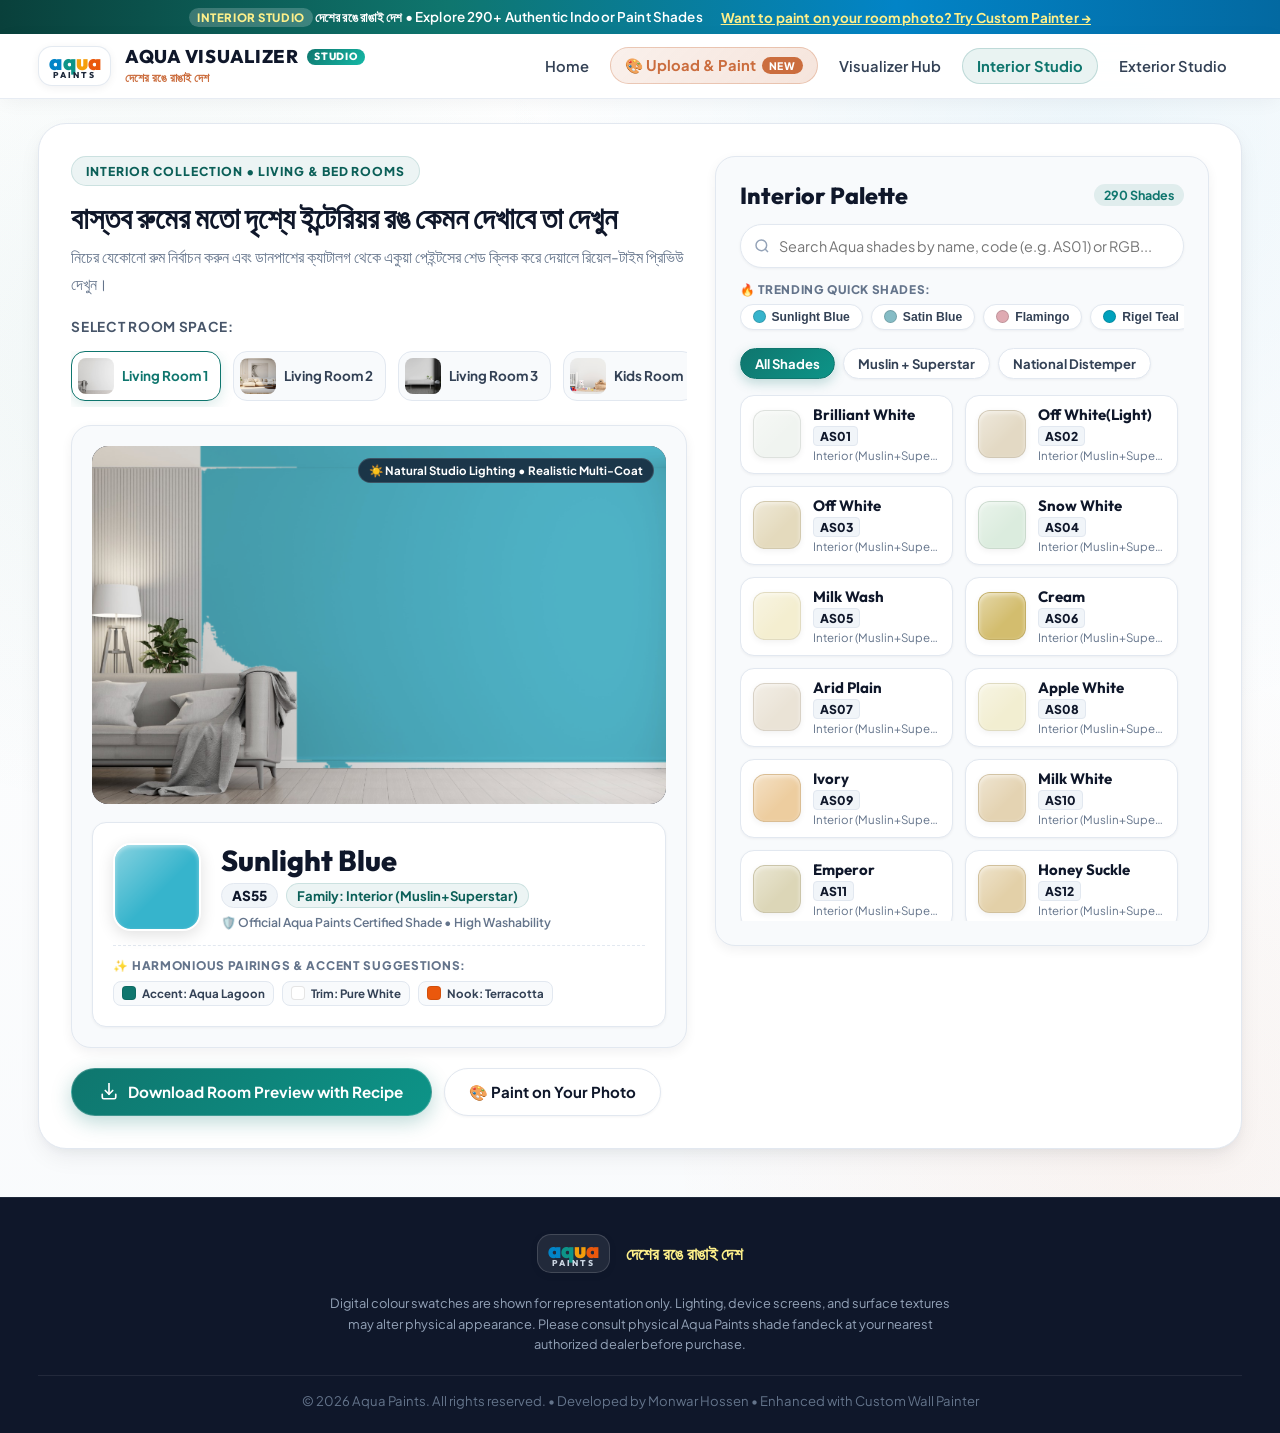
<file: interior.html>
<!DOCTYPE html>
<html lang="en">
<head>
    <meta charset="UTF-8">
    <meta name="viewport" content="width=device-width, initial-scale=1.0">
    <title>Interior Visualizer Studio - Aqua Paints</title>
    <meta name="theme-color" content="#0f766e">
    <meta name="apple-mobile-web-app-capable" content="yes">
    <meta name="apple-mobile-web-app-status-bar-style" content="black-translucent">
    <meta name="apple-mobile-web-app-title" content="Aqua Visualizer">
    <link rel="manifest" href="manifest.webmanifest">
    <link rel="icon" href="assets/icons/pwa-icon-192.png" sizes="192x192" type="image/png">
    <link rel="apple-touch-icon" href="assets/icons/pwa-icon-192.png">
    <link rel="preconnect" href="https://fonts.googleapis.com">
    <link rel="preconnect" href="https://fonts.gstatic.com" crossorigin>
    <link href="https://fonts.googleapis.com/css2?family=Plus+Jakarta+Sans:ital,wght@0,400;0,500;0,600;0,700;0,800;1,400;1,600&family=Outfit:wght@400;500;600;700;800;900&display=swap" rel="stylesheet">
    <link rel="stylesheet" href="assets/css/style.css?v=20261027">
</head>
<body class="interior-visualizer-page" data-visualizer-type="interior">

<!-- Top Announcement Ticker -->
<div class="top-brand-ticker">
    <span><span class="ticker-tag">INTERIOR STUDIO</span> <strong>দেশের রঙে রাঙাই দেশ</strong> &bull; Explore 290+ Authentic Indoor Paint Shades</span>
    <a href="custom-painter.html">Want to paint on your room photo? Try Custom Painter &rarr;</a>
</div>

<!-- Main Header with Authentic Aqua Paints Logo -->
<header class="site-header">
    <div class="container">
        <a class="site-brand" href="index.html" title="Aqua Colour Visualizer Home">
            <div class="brand-logo-badge">
                <div class="brand-letters-row">
                    <span class="brand-letter-a1">a</span>
                    <span class="brand-letter-q">q</span>
                    <span class="brand-letter-u">u</span>
                    <span class="brand-letter-a2">a</span>
                </div>
                <div class="brand-word-paints">PAINTS</div>
            </div>
            <div class="brand-title-group">
                <div class="brand-title-text">
                    AQUA VISUALIZER
                    <span class="brand-tag-studio">STUDIO</span>
                </div>
                <div class="brand-slogan-bengali">দেশের রঙে রাঙাই দেশ</div>
            </div>
        </a>

        <label for="siteMenuToggle" class="site-menu-button" aria-label="Open menu" role="button" tabindex="0">
            <span></span>
            <span></span>
            <span></span>
        </label>
        <input type="checkbox" id="siteMenuToggle" class="site-menu-toggle" aria-hidden="true">
        <label for="siteMenuToggle" class="site-menu-backdrop" aria-hidden="true"></label>

        <nav class="site-nav-drawer">
            <a href="index.html">Home</a>
            <a href="custom-painter.html" class="nav-upload-paint">
                🎨 Upload & Paint <span class="badge-pulse">NEW</span>
            </a>
            <a href="visualizer.html">Visualizer Hub</a>
            <a href="interior.html" class="active">Interior Studio</a>
            <a href="exterior.html">Exterior Studio</a>
        </nav>
    </div>
</header>

<div class="container visualizer-page">
    <div class="visualizer-left">
        <div class="page-kicker">
            Interior Collection &bull; Living & Bed Rooms
        </div>
        <h2>বাস্তব রুমের মতো দৃশ্যে ইন্টেরিয়র রঙ কেমন দেখাবে তা দেখুন</h2>
        <p class="section-copy">
            নিচের যেকোনো রুম নির্বাচন করুন এবং ডানপাশের ক্যাটালগ থেকে একুয়া পেইন্টসের শেড ক্লিক করে দেয়ালে রিয়েল-টাইম প্রিভিউ দেখুন।
        </p>

        <!-- Visual Room Carousel Thumbnails Strip (Asian Paints Feature) -->
        <label for="roomSelect" style="font-weight: 700; color: #475569; font-size: 0.85rem; text-transform: uppercase; letter-spacing: 0.05em; margin-bottom: 8px; display: block;">Select Room Space:</label>
        <div class="room-selector-strip" id="roomSelectorStrip">
            <button type="button" class="room-thumb-btn active" data-val="1">
                <img src="assets/rooms/living-room.jpg" alt="Living Room 1">
                <span>Living Room 1</span>
            </button>
            <button type="button" class="room-thumb-btn" data-val="2">
                <img src="assets/rooms/bedroom.jpg" alt="Living Room 2">
                <span>Living Room 2</span>
            </button>
            <button type="button" class="room-thumb-btn" data-val="3">
                <img src="assets/rooms/Living_Room_2.png" alt="Living Room 3">
                <span>Living Room 3</span>
            </button>
            <button type="button" class="room-thumb-btn" data-val="5">
                <img src="assets/rooms/Kids_Room.png" alt="Kids Room">
                <span>Kids Room</span>
            </button>
        </div>

        <!-- Accessible Room Select Dropdown (kept fully functional for app.js) -->
        <select id="roomSelect" style="display: none;">
            <option value="1" data-room="assets/rooms/living-room.jpg" data-mask="assets/rooms/living-room-mask.png">Living Room 1</option>
            <option value="2" data-room="assets/rooms/bedroom.jpg" data-mask="assets/rooms/bedroom-mask.png">Living Room 2</option>
            <option value="3" data-room="assets/rooms/Living_Room_2.png" data-mask="assets/rooms/Living_Room_3_Mask.png">Living Room 3</option>
            <option value="5" data-room="assets/rooms/Kids_Room.png" data-mask="assets/rooms/Kids_Room_Mask.png">Kids Room</option>
        </select>

        <div id="downloadArea" class="download-area">
            <div class="preview-box" id="previewBox">
                <img id="roomImage" src="assets/rooms/living-room.jpg" class="room-image" alt="Room preview">
                
                <div id="paintLayer" class="paint-layer" style="position: absolute; inset: 0; background-color: rgb(54, 180, 204); opacity: 0.86; mix-blend-mode: multiply; mask-image: url('assets/rooms/living-room-mask.png'); -webkit-mask-image: url('assets/rooms/living-room-mask.png'); mask-size: cover; -webkit-mask-size: cover; mask-position: center; -webkit-mask-position: center; pointer-events: none;"></div>

                <div class="studio-lighting-badge">
                    <span>☀️ Natural Studio Lighting &bull; Realistic Multi-Coat</span>
                </div>
            </div>

            <!-- Active Selected Color Hero Card (Asian Paints Luxury Quality) -->
            <div class="download-info">
                <div class="download-swatch-row">
                    <div id="selectedColorSwatch" class="selected-swatch" style="background: rgb(54, 180, 204);"></div>
                    <div class="download-text-info">
                        <h3 id="selectedColorName">Sunlight Blue</h3>
                        <div class="shade-meta-chips">
                            <span id="selectedColorCode">AS55</span>
                            <span id="selectedColorFamily">Family: Interior (Muslin+Superstar)</span>
                        </div>
                        <div class="brand-guarantee-tag">
                            🛡️ Official Aqua Paints Certified Shade &bull; High Washability
                        </div>
                    </div>
                </div>

                <!-- Harmonious Combinations Bar (Asian Paints Signature Feature) -->
                <div class="color-harmony-box">
                    <div class="color-harmony-title">
                        <span>✨ Harmonious Pairings & Accent Suggestions:</span>
                    </div>
                    <div class="color-harmony-swatches">
                        <div class="harmony-swatch-chip" title="Accent Wall Pairing">
                            <span class="harmony-swatch-dot" style="background: #0f766e;"></span>
                            <span>Accent: Aqua Lagoon</span>
                        </div>
                        <div class="harmony-swatch-chip" title="Ceiling / Trim Pairing">
                            <span class="harmony-swatch-dot" style="background: #ffffff;"></span>
                            <span>Trim: Pure White</span>
                        </div>
                        <div class="harmony-swatch-chip" title="Feature Nook">
                            <span class="harmony-swatch-dot" style="background: #ea580c;"></span>
                            <span>Nook: Terracotta</span>
                        </div>
                    </div>
                </div>
            </div>
        </div>

        <div class="selected-color-actions">
            <button id="downloadPreviewBtn" class="btn" type="button">
                <svg width="18" height="18" viewBox="0 0 24 24" fill="none" stroke="currentColor" stroke-width="2.2" stroke-linecap="round" stroke-linejoin="round">
                    <path d="M21 15v4a2 2 0 0 1-2 2H5a2 2 0 0 1-2-2v-4"/>
                    <polyline points="7 10 12 15 17 10"/>
                    <line x1="12" x2="12" y1="15" stroke-width="2.2"/>
                </svg>
                Download Room Preview with Recipe
            </button>
            <a href="custom-painter.html" class="btn btn-secondary" style="border-radius: var(--radius-full);">
                🎨 Paint on Your Photo
            </a>
        </div>
    </div>

    <div class="visualizer-right">
        <h2>
            <span>Interior Palette</span>
            <span class="catalog-count" id="catalogCountBadge">290 Shades</span>
        </h2>
        
        <div class="search-box-wrapper">
            <svg class="search-icon-inside" width="16" height="16" viewBox="0 0 24 24" fill="none" stroke="currentColor" stroke-width="2.2">
                <circle cx="11" cy="11" r="8"/>
                <line x1="21" y1="21" x2="16.65" y2="16.65"/>
            </svg>
            <input type="text" id="searchInput" placeholder="Search Aqua shades by name, code (e.g. AS01) or RGB...">
        </div>

        <!-- 1-Click Trending Quick Shades (Asian Paints Signature) -->
        <div class="quick-shades-container">
            <div class="quick-shades-label">
                <span>🔥 Trending Quick Shades:</span>
            </div>
            <div class="quick-shades-row">
                <button type="button" class="quick-shade-pill" data-code="AS55" title="Sunlight Blue (AS55)">
                    <span class="quick-shade-dot" style="background-color: #36b4cc;"></span>
                    <span>Sunlight Blue</span>
                </button>
                <button type="button" class="quick-shade-pill" data-code="AS50" title="Satin Blue (AS50)">
                    <span class="quick-shade-dot" style="background-color: #85bcc5;"></span>
                    <span>Satin Blue</span>
                </button>
                <button type="button" class="quick-shade-pill" data-code="AS58" title="Flamingo (AS58)">
                    <span class="quick-shade-dot" style="background-color: #dfaab2;"></span>
                    <span>Flamingo</span>
                </button>
                <button type="button" class="quick-shade-pill" data-code="AS57" title="Rigel Teal (AS57)">
                    <span class="quick-shade-dot" style="background-color: #00a1bc;"></span>
                    <span>Rigel Teal</span>
                </button>
                <button type="button" class="quick-shade-pill" data-code="AS25" title="Warm Ochre (AS25)">
                    <span class="quick-shade-dot" style="background-color: #ea580c;"></span>
                    <span>Warm Ochre</span>
                </button>
                <button type="button" class="quick-shade-pill" data-code="AS01" title="Brilliant White (AS01)">
                    <span class="quick-shade-dot" style="background-color: #f0f4f0; border-color: #cbd5e1;"></span>
                    <span>White</span>
                </button>
            </div>
        </div>

        <div class="family-tabs">
            <button class="family-tab active" data-family="all" type="button">
                All Shades
            </button>
            <button class="family-tab" data-family="1" type="button">
                Muslin + Superstar
            </button>
            <button class="family-tab" data-family="2" type="button">
                National Distemper
            </button>
        </div>

        <div class="color-grid" id="colorGrid">
                                            <div class="color-card"
                     data-id="1"
                     data-family="1"
                     data-family-name="Interior (Muslin+Superstar)"
                     data-name="Brilliant White"
                     data-code="AS01"
                     data-r="240"
                     data-g="244"
                     data-b="240">
                    <div class="color-box" style="background: rgb(240, 244, 240);"></div>
                    <div class="color-info">
                        <strong>Brilliant White</strong>
                        <span>AS01</span>
                        <small>Interior (Muslin+Superstar)</small>
                    </div>
                </div>
                                            <div class="color-card"
                     data-id="2"
                     data-family="1"
                     data-family-name="Interior (Muslin+Superstar)"
                     data-name="Off White(Light)"
                     data-code="AS02"
                     data-r="227"
                     data-g="217"
                     data-b="196">
                    <div class="color-box" style="background: rgb(227, 217, 196);"></div>
                    <div class="color-info">
                        <strong>Off White(Light)</strong>
                        <span>AS02</span>
                        <small>Interior (Muslin+Superstar)</small>
                    </div>
                </div>
                                            <div class="color-card"
                     data-id="3"
                     data-family="1"
                     data-family-name="Interior (Muslin+Superstar)"
                     data-name="Off White"
                     data-code="AS03"
                     data-r="228"
                     data-g="218"
                     data-b="189">
                    <div class="color-box" style="background: rgb(228, 218, 189);"></div>
                    <div class="color-info">
                        <strong>Off White</strong>
                        <span>AS03</span>
                        <small>Interior (Muslin+Superstar)</small>
                    </div>
                </div>
                                            <div class="color-card"
                     data-id="4"
                     data-family="1"
                     data-family-name="Interior (Muslin+Superstar)"
                     data-name="Snow White"
                     data-code="AS04"
                     data-r="219"
                     data-g="236"
                     data-b="222">
                    <div class="color-box" style="background: rgb(219, 236, 222);"></div>
                    <div class="color-info">
                        <strong>Snow White</strong>
                        <span>AS04</span>
                        <small>Interior (Muslin+Superstar)</small>
                    </div>
                </div>
                                            <div class="color-card"
                     data-id="5"
                     data-family="1"
                     data-family-name="Interior (Muslin+Superstar)"
                     data-name="Milk Wash"
                     data-code="AS05"
                     data-r="244"
                     data-g="238"
                     data-b="208">
                    <div class="color-box" style="background: rgb(244, 238, 208);"></div>
                    <div class="color-info">
                        <strong>Milk Wash</strong>
                        <span>AS05</span>
                        <small>Interior (Muslin+Superstar)</small>
                    </div>
                </div>
                                            <div class="color-card"
                     data-id="6"
                     data-family="1"
                     data-family-name="Interior (Muslin+Superstar)"
                     data-name="Cream"
                     data-code="AS06"
                     data-r="211"
                     data-g="189"
                     data-b="110">
                    <div class="color-box" style="background: rgb(211, 189, 110);"></div>
                    <div class="color-info">
                        <strong>Cream</strong>
                        <span>AS06</span>
                        <small>Interior (Muslin+Superstar)</small>
                    </div>
                </div>
                                            <div class="color-card"
                     data-id="7"
                     data-family="1"
                     data-family-name="Interior (Muslin+Superstar)"
                     data-name="Arid Plain"
                     data-code="AS07"
                     data-r="234"
                     data-g="227"
                     data-b="214">
                    <div class="color-box" style="background: rgb(234, 227, 214);"></div>
                    <div class="color-info">
                        <strong>Arid Plain</strong>
                        <span>AS07</span>
                        <small>Interior (Muslin+Superstar)</small>
                    </div>
                </div>
                                            <div class="color-card"
                     data-id="8"
                     data-family="1"
                     data-family-name="Interior (Muslin+Superstar)"
                     data-name="Apple White"
                     data-code="AS08"
                     data-r="242"
                     data-g="238"
                     data-b="209">
                    <div class="color-box" style="background: rgb(242, 238, 209);"></div>
                    <div class="color-info">
                        <strong>Apple White</strong>
                        <span>AS08</span>
                        <small>Interior (Muslin+Superstar)</small>
                    </div>
                </div>
                                            <div class="color-card"
                     data-id="9"
                     data-family="1"
                     data-family-name="Interior (Muslin+Superstar)"
                     data-name="Ivory"
                     data-code="AS09"
                     data-r="237"
                     data-g="205"
                     data-b="159">
                    <div class="color-box" style="background: rgb(237, 205, 159);"></div>
                    <div class="color-info">
                        <strong>Ivory</strong>
                        <span>AS09</span>
                        <small>Interior (Muslin+Superstar)</small>
                    </div>
                </div>
                                            <div class="color-card"
                     data-id="10"
                     data-family="1"
                     data-family-name="Interior (Muslin+Superstar)"
                     data-name="Milk White"
                     data-code="AS10"
                     data-r="228"
                     data-g="211"
                     data-b="178">
                    <div class="color-box" style="background: rgb(228, 211, 178);"></div>
                    <div class="color-info">
                        <strong>Milk White</strong>
                        <span>AS10</span>
                        <small>Interior (Muslin+Superstar)</small>
                    </div>
                </div>
                                            <div class="color-card"
                     data-id="11"
                     data-family="1"
                     data-family-name="Interior (Muslin+Superstar)"
                     data-name="Emperor"
                     data-code="AS11"
                     data-r="220"
                     data-g="214"
                     data-b="183">
                    <div class="color-box" style="background: rgb(220, 214, 183);"></div>
                    <div class="color-info">
                        <strong>Emperor</strong>
                        <span>AS11</span>
                        <small>Interior (Muslin+Superstar)</small>
                    </div>
                </div>
                                            <div class="color-card"
                     data-id="12"
                     data-family="1"
                     data-family-name="Interior (Muslin+Superstar)"
                     data-name="Honey Suckle"
                     data-code="AS12"
                     data-r="227"
                     data-g="208"
                     data-b="168">
                    <div class="color-box" style="background: rgb(227, 208, 168);"></div>
                    <div class="color-info">
                        <strong>Honey Suckle</strong>
                        <span>AS12</span>
                        <small>Interior (Muslin+Superstar)</small>
                    </div>
                </div>
                                            <div class="color-card"
                     data-id="13"
                     data-family="1"
                     data-family-name="Interior (Muslin+Superstar)"
                     data-name="Summer Ice"
                     data-code="AS13"
                     data-r="231"
                     data-g="235"
                     data-b="212">
                    <div class="color-box" style="background: rgb(231, 235, 212);"></div>
                    <div class="color-info">
                        <strong>Summer Ice</strong>
                        <span>AS13</span>
                        <small>Interior (Muslin+Superstar)</small>
                    </div>
                </div>
                                            <div class="color-card"
                     data-id="14"
                     data-family="1"
                     data-family-name="Interior (Muslin+Superstar)"
                     data-name="Aspiration"
                     data-code="AS14"
                     data-r="240"
                     data-g="230"
                     data-b="207">
                    <div class="color-box" style="background: rgb(240, 230, 207);"></div>
                    <div class="color-info">
                        <strong>Aspiration</strong>
                        <span>AS14</span>
                        <small>Interior (Muslin+Superstar)</small>
                    </div>
                </div>
                                            <div class="color-card"
                     data-id="15"
                     data-family="1"
                     data-family-name="Interior (Muslin+Superstar)"
                     data-name="Ivory Hue"
                     data-code="AS15"
                     data-r="237"
                     data-g="205"
                     data-b="159">
                    <div class="color-box" style="background: rgb(237, 205, 159);"></div>
                    <div class="color-info">
                        <strong>Ivory Hue</strong>
                        <span>AS15</span>
                        <small>Interior (Muslin+Superstar)</small>
                    </div>
                </div>
                                            <div class="color-card"
                     data-id="16"
                     data-family="1"
                     data-family-name="Interior (Muslin+Superstar)"
                     data-name="Papaya Cream"
                     data-code="AS16"
                     data-r="225"
                     data-g="233"
                     data-b="210">
                    <div class="color-box" style="background: rgb(225, 233, 210);"></div>
                    <div class="color-info">
                        <strong>Papaya Cream</strong>
                        <span>AS16</span>
                        <small>Interior (Muslin+Superstar)</small>
                    </div>
                </div>
                                            <div class="color-card"
                     data-id="17"
                     data-family="1"
                     data-family-name="Interior (Muslin+Superstar)"
                     data-name="Alomnd Torte"
                     data-code="AS17"
                     data-r="242"
                     data-g="235"
                     data-b="212">
                    <div class="color-box" style="background: rgb(242, 235, 212);"></div>
                    <div class="color-info">
                        <strong>Alomnd Torte</strong>
                        <span>AS17</span>
                        <small>Interior (Muslin+Superstar)</small>
                    </div>
                </div>
                                            <div class="color-card"
                     data-id="18"
                     data-family="1"
                     data-family-name="Interior (Muslin+Superstar)"
                     data-name="White Asparagus"
                     data-code="AS18"
                     data-r="214"
                     data-g="223"
                     data-b="205">
                    <div class="color-box" style="background: rgb(214, 223, 205);"></div>
                    <div class="color-info">
                        <strong>White Asparagus</strong>
                        <span>AS18</span>
                        <small>Interior (Muslin+Superstar)</small>
                    </div>
                </div>
                                            <div class="color-card"
                     data-id="19"
                     data-family="1"
                     data-family-name="Interior (Muslin+Superstar)"
                     data-name="Quiet Sea"
                     data-code="AS19"
                     data-r="222"
                     data-g="233"
                     data-b="220">
                    <div class="color-box" style="background: rgb(222, 233, 220);"></div>
                    <div class="color-info">
                        <strong>Quiet Sea</strong>
                        <span>AS19</span>
                        <small>Interior (Muslin+Superstar)</small>
                    </div>
                </div>
                                            <div class="color-card"
                     data-id="20"
                     data-family="1"
                     data-family-name="Interior (Muslin+Superstar)"
                     data-name="Calm Spirit"
                     data-code="AS20"
                     data-r="225"
                     data-g="227"
                     data-b="217">
                    <div class="color-box" style="background: rgb(225, 227, 217);"></div>
                    <div class="color-info">
                        <strong>Calm Spirit</strong>
                        <span>AS20</span>
                        <small>Interior (Muslin+Superstar)</small>
                    </div>
                </div>
                                            <div class="color-card"
                     data-id="21"
                     data-family="1"
                     data-family-name="Interior (Muslin+Superstar)"
                     data-name="Evening Breeze"
                     data-code="AS21"
                     data-r="219"
                     data-g="214"
                     data-b="213">
                    <div class="color-box" style="background: rgb(219, 214, 213);"></div>
                    <div class="color-info">
                        <strong>Evening Breeze</strong>
                        <span>AS21</span>
                        <small>Interior (Muslin+Superstar)</small>
                    </div>
                </div>
                                            <div class="color-card"
                     data-id="22"
                     data-family="1"
                     data-family-name="Interior (Muslin+Superstar)"
                     data-name="Cotton Field"
                     data-code="AS22"
                     data-r="231"
                     data-g="220"
                     data-b="203">
                    <div class="color-box" style="background: rgb(231, 220, 203);"></div>
                    <div class="color-info">
                        <strong>Cotton Field</strong>
                        <span>AS22</span>
                        <small>Interior (Muslin+Superstar)</small>
                    </div>
                </div>
                                            <div class="color-card"
                     data-id="23"
                     data-family="1"
                     data-family-name="Interior (Muslin+Superstar)"
                     data-name="Vanila Cream"
                     data-code="AS23"
                     data-r="231"
                     data-g="223"
                     data-b="205">
                    <div class="color-box" style="background: rgb(231, 223, 205);"></div>
                    <div class="color-info">
                        <strong>Vanila Cream</strong>
                        <span>AS23</span>
                        <small>Interior (Muslin+Superstar)</small>
                    </div>
                </div>
                                            <div class="color-card"
                     data-id="24"
                     data-family="1"
                     data-family-name="Interior (Muslin+Superstar)"
                     data-name="Early Day"
                     data-code="AS24"
                     data-r="223"
                     data-g="223"
                     data-b="217">
                    <div class="color-box" style="background: rgb(223, 223, 217);"></div>
                    <div class="color-info">
                        <strong>Early Day</strong>
                        <span>AS24</span>
                        <small>Interior (Muslin+Superstar)</small>
                    </div>
                </div>
                                            <div class="color-card"
                     data-id="25"
                     data-family="1"
                     data-family-name="Interior (Muslin+Superstar)"
                     data-name="Glamour Yellow"
                     data-code="AS25"
                     data-r="232"
                     data-g="209"
                     data-b="160">
                    <div class="color-box" style="background: rgb(232, 209, 160);"></div>
                    <div class="color-info">
                        <strong>Glamour Yellow</strong>
                        <span>AS25</span>
                        <small>Interior (Muslin+Superstar)</small>
                    </div>
                </div>
                                            <div class="color-card"
                     data-id="26"
                     data-family="1"
                     data-family-name="Interior (Muslin+Superstar)"
                     data-name="Lemon Tart"
                     data-code="AS26"
                     data-r="243"
                     data-g="229"
                     data-b="143">
                    <div class="color-box" style="background: rgb(243, 229, 143);"></div>
                    <div class="color-info">
                        <strong>Lemon Tart</strong>
                        <span>AS26</span>
                        <small>Interior (Muslin+Superstar)</small>
                    </div>
                </div>
                                            <div class="color-card"
                     data-id="27"
                     data-family="1"
                     data-family-name="Interior (Muslin+Superstar)"
                     data-name="Lemon"
                     data-code="AS27"
                     data-r="212"
                     data-g="166"
                     data-b="64">
                    <div class="color-box" style="background: rgb(212, 166, 64);"></div>
                    <div class="color-info">
                        <strong>Lemon</strong>
                        <span>AS27</span>
                        <small>Interior (Muslin+Superstar)</small>
                    </div>
                </div>
                                            <div class="color-card"
                     data-id="28"
                     data-family="1"
                     data-family-name="Interior (Muslin+Superstar)"
                     data-name="Lemon Yellow"
                     data-code="AS28"
                     data-r="247"
                     data-g="209"
                     data-b="141">
                    <div class="color-box" style="background: rgb(247, 209, 141);"></div>
                    <div class="color-info">
                        <strong>Lemon Yellow</strong>
                        <span>AS28</span>
                        <small>Interior (Muslin+Superstar)</small>
                    </div>
                </div>
                                            <div class="color-card"
                     data-id="29"
                     data-family="1"
                     data-family-name="Interior (Muslin+Superstar)"
                     data-name="Deep Orange"
                     data-code="AS29"
                     data-r="209"
                     data-g="112"
                     data-b="88">
                    <div class="color-box" style="background: rgb(209, 112, 88);"></div>
                    <div class="color-info">
                        <strong>Deep Orange</strong>
                        <span>AS29</span>
                        <small>Interior (Muslin+Superstar)</small>
                    </div>
                </div>
                                            <div class="color-card"
                     data-id="30"
                     data-family="1"
                     data-family-name="Interior (Muslin+Superstar)"
                     data-name="Day Lily"
                     data-code="AS30"
                     data-r="233"
                     data-g="143"
                     data-b="91">
                    <div class="color-box" style="background: rgb(233, 143, 91);"></div>
                    <div class="color-info">
                        <strong>Day Lily</strong>
                        <span>AS30</span>
                        <small>Interior (Muslin+Superstar)</small>
                    </div>
                </div>
                                            <div class="color-card"
                     data-id="31"
                     data-family="1"
                     data-family-name="Interior (Muslin+Superstar)"
                     data-name="Jacobite"
                     data-code="AS31"
                     data-r="141"
                     data-g="157"
                     data-b="99">
                    <div class="color-box" style="background: rgb(141, 157, 99);"></div>
                    <div class="color-info">
                        <strong>Jacobite</strong>
                        <span>AS31</span>
                        <small>Interior (Muslin+Superstar)</small>
                    </div>
                </div>
                                            <div class="color-card"
                     data-id="32"
                     data-family="1"
                     data-family-name="Interior (Muslin+Superstar)"
                     data-name="Meghna"
                     data-code="AS32"
                     data-r="177"
                     data-g="220"
                     data-b="193">
                    <div class="color-box" style="background: rgb(177, 220, 193);"></div>
                    <div class="color-info">
                        <strong>Meghna</strong>
                        <span>AS32</span>
                        <small>Interior (Muslin+Superstar)</small>
                    </div>
                </div>
                                            <div class="color-card"
                     data-id="33"
                     data-family="1"
                     data-family-name="Interior (Muslin+Superstar)"
                     data-name="Summer Green"
                     data-code="AS33"
                     data-r="211"
                     data-g="216"
                     data-b="170">
                    <div class="color-box" style="background: rgb(211, 216, 170);"></div>
                    <div class="color-info">
                        <strong>Summer Green</strong>
                        <span>AS33</span>
                        <small>Interior (Muslin+Superstar)</small>
                    </div>
                </div>
                                            <div class="color-card"
                     data-id="34"
                     data-family="1"
                     data-family-name="Interior (Muslin+Superstar)"
                     data-name="Coral Green"
                     data-code="AS34"
                     data-r="191"
                     data-g="212"
                     data-b="178">
                    <div class="color-box" style="background: rgb(191, 212, 178);"></div>
                    <div class="color-info">
                        <strong>Coral Green</strong>
                        <span>AS34</span>
                        <small>Interior (Muslin+Superstar)</small>
                    </div>
                </div>
                                            <div class="color-card"
                     data-id="35"
                     data-family="1"
                     data-family-name="Interior (Muslin+Superstar)"
                     data-name="Crystal Green-N"
                     data-code="AS35"
                     data-r="158"
                     data-g="206"
                     data-b="183">
                    <div class="color-box" style="background: rgb(158, 206, 183);"></div>
                    <div class="color-info">
                        <strong>Crystal Green-N</strong>
                        <span>AS35</span>
                        <small>Interior (Muslin+Superstar)</small>
                    </div>
                </div>
                                            <div class="color-card"
                     data-id="36"
                     data-family="1"
                     data-family-name="Interior (Muslin+Superstar)"
                     data-name="Marsh Green"
                     data-code="AS36"
                     data-r="115"
                     data-g="149"
                     data-b="112">
                    <div class="color-box" style="background: rgb(115, 149, 112);"></div>
                    <div class="color-info">
                        <strong>Marsh Green</strong>
                        <span>AS36</span>
                        <small>Interior (Muslin+Superstar)</small>
                    </div>
                </div>
                                            <div class="color-card"
                     data-id="37"
                     data-family="1"
                     data-family-name="Interior (Muslin+Superstar)"
                     data-name="Garden Green"
                     data-code="AS37"
                     data-r="160"
                     data-g="202"
                     data-b="126">
                    <div class="color-box" style="background: rgb(160, 202, 126);"></div>
                    <div class="color-info">
                        <strong>Garden Green</strong>
                        <span>AS37</span>
                        <small>Interior (Muslin+Superstar)</small>
                    </div>
                </div>
                                            <div class="color-card"
                     data-id="38"
                     data-family="1"
                     data-family-name="Interior (Muslin+Superstar)"
                     data-name="Aqua Green"
                     data-code="AS38"
                     data-r="35"
                     data-g="162"
                     data-b="136">
                    <div class="color-box" style="background: rgb(35, 162, 136);"></div>
                    <div class="color-info">
                        <strong>Aqua Green</strong>
                        <span>AS38</span>
                        <small>Interior (Muslin+Superstar)</small>
                    </div>
                </div>
                                            <div class="color-card"
                     data-id="39"
                     data-family="1"
                     data-family-name="Interior (Muslin+Superstar)"
                     data-name="Lemon Souffle"
                     data-code="AS39"
                     data-r="198"
                     data-g="196"
                     data-b="70">
                    <div class="color-box" style="background: rgb(198, 196, 70);"></div>
                    <div class="color-info">
                        <strong>Lemon Souffle</strong>
                        <span>AS39</span>
                        <small>Interior (Muslin+Superstar)</small>
                    </div>
                </div>
                                            <div class="color-card"
                     data-id="40"
                     data-family="1"
                     data-family-name="Interior (Muslin+Superstar)"
                     data-name="Paste Rose"
                     data-code="AS40"
                     data-r="175"
                     data-g="225"
                     data-b="196">
                    <div class="color-box" style="background: rgb(175, 225, 196);"></div>
                    <div class="color-info">
                        <strong>Paste Rose</strong>
                        <span>AS40</span>
                        <small>Interior (Muslin+Superstar)</small>
                    </div>
                </div>
                                            <div class="color-card"
                     data-id="41"
                     data-family="1"
                     data-family-name="Interior (Muslin+Superstar)"
                     data-name="Seagrass Bay"
                     data-code="AS41"
                     data-r="114"
                     data-g="211"
                     data-b="187">
                    <div class="color-box" style="background: rgb(114, 211, 187);"></div>
                    <div class="color-info">
                        <strong>Seagrass Bay</strong>
                        <span>AS41</span>
                        <small>Interior (Muslin+Superstar)</small>
                    </div>
                </div>
                                            <div class="color-card"
                     data-id="42"
                     data-family="1"
                     data-family-name="Interior (Muslin+Superstar)"
                     data-name="Forest Green"
                     data-code="AS42"
                     data-r="208"
                     data-g="222"
                     data-b="177">
                    <div class="color-box" style="background: rgb(208, 222, 177);"></div>
                    <div class="color-info">
                        <strong>Forest Green</strong>
                        <span>AS42</span>
                        <small>Interior (Muslin+Superstar)</small>
                    </div>
                </div>
                                            <div class="color-card"
                     data-id="43"
                     data-family="1"
                     data-family-name="Interior (Muslin+Superstar)"
                     data-name="Morning Dew"
                     data-code="AS43"
                     data-r="190"
                     data-g="224"
                     data-b="159">
                    <div class="color-box" style="background: rgb(190, 224, 159);"></div>
                    <div class="color-info">
                        <strong>Morning Dew</strong>
                        <span>AS43</span>
                        <small>Interior (Muslin+Superstar)</small>
                    </div>
                </div>
                                            <div class="color-card"
                     data-id="44"
                     data-family="1"
                     data-family-name="Interior (Muslin+Superstar)"
                     data-name="Green Apple"
                     data-code="AS44"
                     data-r="184"
                     data-g="189"
                     data-b="87">
                    <div class="color-box" style="background: rgb(184, 189, 87);"></div>
                    <div class="color-info">
                        <strong>Green Apple</strong>
                        <span>AS44</span>
                        <small>Interior (Muslin+Superstar)</small>
                    </div>
                </div>
                                            <div class="color-card"
                     data-id="45"
                     data-family="1"
                     data-family-name="Interior (Muslin+Superstar)"
                     data-name="Joy Green"
                     data-code="AS45"
                     data-r="152"
                     data-g="182"
                     data-b="98">
                    <div class="color-box" style="background: rgb(152, 182, 98);"></div>
                    <div class="color-info">
                        <strong>Joy Green</strong>
                        <span>AS45</span>
                        <small>Interior (Muslin+Superstar)</small>
                    </div>
                </div>
                                            <div class="color-card"
                     data-id="46"
                     data-family="1"
                     data-family-name="Interior (Muslin+Superstar)"
                     data-name="Light Blue"
                     data-code="AS46"
                     data-r="110"
                     data-g="168"
                     data-b="171">
                    <div class="color-box" style="background: rgb(110, 168, 171);"></div>
                    <div class="color-info">
                        <strong>Light Blue</strong>
                        <span>AS46</span>
                        <small>Interior (Muslin+Superstar)</small>
                    </div>
                </div>
                                            <div class="color-card"
                     data-id="47"
                     data-family="1"
                     data-family-name="Interior (Muslin+Superstar)"
                     data-name="Coral Reef"
                     data-code="AS47"
                     data-r="181"
                     data-g="215"
                     data-b="202">
                    <div class="color-box" style="background: rgb(181, 215, 202);"></div>
                    <div class="color-info">
                        <strong>Coral Reef</strong>
                        <span>AS47</span>
                        <small>Interior (Muslin+Superstar)</small>
                    </div>
                </div>
                                            <div class="color-card"
                     data-id="48"
                     data-family="1"
                     data-family-name="Interior (Muslin+Superstar)"
                     data-name="New Blue"
                     data-code="AS48"
                     data-r="152"
                     data-g="185"
                     data-b="191">
                    <div class="color-box" style="background: rgb(152, 185, 191);"></div>
                    <div class="color-info">
                        <strong>New Blue</strong>
                        <span>AS48</span>
                        <small>Interior (Muslin+Superstar)</small>
                    </div>
                </div>
                                            <div class="color-card"
                     data-id="49"
                     data-family="1"
                     data-family-name="Interior (Muslin+Superstar)"
                     data-name="Sky Blue"
                     data-code="AS49"
                     data-r="189"
                     data-g="212"
                     data-b="199">
                    <div class="color-box" style="background: rgb(189, 212, 199);"></div>
                    <div class="color-info">
                        <strong>Sky Blue</strong>
                        <span>AS49</span>
                        <small>Interior (Muslin+Superstar)</small>
                    </div>
                </div>
                                            <div class="color-card"
                     data-id="50"
                     data-family="1"
                     data-family-name="Interior (Muslin+Superstar)"
                     data-name="Satin Blue"
                     data-code="AS50"
                     data-r="133"
                     data-g="188"
                     data-b="197">
                    <div class="color-box" style="background: rgb(133, 188, 197);"></div>
                    <div class="color-info">
                        <strong>Satin Blue</strong>
                        <span>AS50</span>
                        <small>Interior (Muslin+Superstar)</small>
                    </div>
                </div>
                                            <div class="color-card"
                     data-id="51"
                     data-family="1"
                     data-family-name="Interior (Muslin+Superstar)"
                     data-name="Ocean Blue"
                     data-code="AS51"
                     data-r="176"
                     data-g="217"
                     data-b="225">
                    <div class="color-box" style="background: rgb(176, 217, 225);"></div>
                    <div class="color-info">
                        <strong>Ocean Blue</strong>
                        <span>AS51</span>
                        <small>Interior (Muslin+Superstar)</small>
                    </div>
                </div>
                                            <div class="color-card"
                     data-id="52"
                     data-family="1"
                     data-family-name="Interior (Muslin+Superstar)"
                     data-name="Ice Blue"
                     data-code="AS52"
                     data-r="165"
                     data-g="201"
                     data-b="201">
                    <div class="color-box" style="background: rgb(165, 201, 201);"></div>
                    <div class="color-info">
                        <strong>Ice Blue</strong>
                        <span>AS52</span>
                        <small>Interior (Muslin+Superstar)</small>
                    </div>
                </div>
                                            <div class="color-card"
                     data-id="53"
                     data-family="1"
                     data-family-name="Interior (Muslin+Superstar)"
                     data-name="New Blue-E"
                     data-code="AS53"
                     data-r="113"
                     data-g="171"
                     data-b="196">
                    <div class="color-box" style="background: rgb(113, 171, 196);"></div>
                    <div class="color-info">
                        <strong>New Blue-E</strong>
                        <span>AS53</span>
                        <small>Interior (Muslin+Superstar)</small>
                    </div>
                </div>
                                            <div class="color-card"
                     data-id="54"
                     data-family="1"
                     data-family-name="Interior (Muslin+Superstar)"
                     data-name="Blue Flame"
                     data-code="AS54"
                     data-r="152"
                     data-g="180"
                     data-b="198">
                    <div class="color-box" style="background: rgb(152, 180, 198);"></div>
                    <div class="color-info">
                        <strong>Blue Flame</strong>
                        <span>AS54</span>
                        <small>Interior (Muslin+Superstar)</small>
                    </div>
                </div>
                                            <div class="color-card"
                     data-id="55"
                     data-family="1"
                     data-family-name="Interior (Muslin+Superstar)"
                     data-name="Sunlight Blue"
                     data-code="AS55"
                     data-r="54"
                     data-g="180"
                     data-b="204">
                    <div class="color-box" style="background: rgb(54, 180, 204);"></div>
                    <div class="color-info">
                        <strong>Sunlight Blue</strong>
                        <span>AS55</span>
                        <small>Interior (Muslin+Superstar)</small>
                    </div>
                </div>
                                            <div class="color-card"
                     data-id="56"
                     data-family="1"
                     data-family-name="Interior (Muslin+Superstar)"
                     data-name="Classical Blue-N"
                     data-code="AS56"
                     data-r="39"
                     data-g="168"
                     data-b="178">
                    <div class="color-box" style="background: rgb(39, 168, 178);"></div>
                    <div class="color-info">
                        <strong>Classical Blue-N</strong>
                        <span>AS56</span>
                        <small>Interior (Muslin+Superstar)</small>
                    </div>
                </div>
                                            <div class="color-card"
                     data-id="57"
                     data-family="1"
                     data-family-name="Interior (Muslin+Superstar)"
                     data-name="Rigel"
                     data-code="AS57"
                     data-r="0"
                     data-g="161"
                     data-b="188">
                    <div class="color-box" style="background: rgb(0, 161, 188);"></div>
                    <div class="color-info">
                        <strong>Rigel</strong>
                        <span>AS57</span>
                        <small>Interior (Muslin+Superstar)</small>
                    </div>
                </div>
                                            <div class="color-card"
                     data-id="58"
                     data-family="1"
                     data-family-name="Interior (Muslin+Superstar)"
                     data-name="Flamingo"
                     data-code="AS58"
                     data-r="223"
                     data-g="170"
                     data-b="178">
                    <div class="color-box" style="background: rgb(223, 170, 178);"></div>
                    <div class="color-info">
                        <strong>Flamingo</strong>
                        <span>AS58</span>
                        <small>Interior (Muslin+Superstar)</small>
                    </div>
                </div>
                                            <div class="color-card"
                     data-id="59"
                     data-family="1"
                     data-family-name="Interior (Muslin+Superstar)"
                     data-name="Pink Lily"
                     data-code="AS59"
                     data-r="230"
                     data-g="206"
                     data-b="195">
                    <div class="color-box" style="background: rgb(230, 206, 195);"></div>
                    <div class="color-info">
                        <strong>Pink Lily</strong>
                        <span>AS59</span>
                        <small>Interior (Muslin+Superstar)</small>
                    </div>
                </div>
                                            <div class="color-card"
                     data-id="60"
                     data-family="1"
                     data-family-name="Interior (Muslin+Superstar)"
                     data-name="Angel"
                     data-code="AS60"
                     data-r="237"
                     data-g="219"
                     data-b="217">
                    <div class="color-box" style="background: rgb(237, 219, 217);"></div>
                    <div class="color-info">
                        <strong>Angel</strong>
                        <span>AS60</span>
                        <small>Interior (Muslin+Superstar)</small>
                    </div>
                </div>
                                            <div class="color-card"
                     data-id="61"
                     data-family="1"
                     data-family-name="Interior (Muslin+Superstar)"
                     data-name="Memory"
                     data-code="AS61"
                     data-r="202"
                     data-g="194"
                     data-b="191">
                    <div class="color-box" style="background: rgb(202, 194, 191);"></div>
                    <div class="color-info">
                        <strong>Memory</strong>
                        <span>AS61</span>
                        <small>Interior (Muslin+Superstar)</small>
                    </div>
                </div>
                                            <div class="color-card"
                     data-id="62"
                     data-family="1"
                     data-family-name="Interior (Muslin+Superstar)"
                     data-name="Vanila"
                     data-code="AS62"
                     data-r="235"
                     data-g="231"
                     data-b="217">
                    <div class="color-box" style="background: rgb(235, 231, 217);"></div>
                    <div class="color-info">
                        <strong>Vanila</strong>
                        <span>AS62</span>
                        <small>Interior (Muslin+Superstar)</small>
                    </div>
                </div>
                                            <div class="color-card"
                     data-id="63"
                     data-family="1"
                     data-family-name="Interior (Muslin+Superstar)"
                     data-name="Chiffon"
                     data-code="AS63"
                     data-r="215"
                     data-g="207"
                     data-b="203">
                    <div class="color-box" style="background: rgb(215, 207, 203);"></div>
                    <div class="color-info">
                        <strong>Chiffon</strong>
                        <span>AS63</span>
                        <small>Interior (Muslin+Superstar)</small>
                    </div>
                </div>
                                            <div class="color-card"
                     data-id="64"
                     data-family="1"
                     data-family-name="Interior (Muslin+Superstar)"
                     data-name="Pastel Hue"
                     data-code="AS64"
                     data-r="228"
                     data-g="211"
                     data-b="190">
                    <div class="color-box" style="background: rgb(228, 211, 190);"></div>
                    <div class="color-info">
                        <strong>Pastel Hue</strong>
                        <span>AS64</span>
                        <small>Interior (Muslin+Superstar)</small>
                    </div>
                </div>
                                            <div class="color-card"
                     data-id="65"
                     data-family="1"
                     data-family-name="Interior (Muslin+Superstar)"
                     data-name="Lilac Mist"
                     data-code="AS65"
                     data-r="201"
                     data-g="191"
                     data-b="186">
                    <div class="color-box" style="background: rgb(201, 191, 186);"></div>
                    <div class="color-info">
                        <strong>Lilac Mist</strong>
                        <span>AS65</span>
                        <small>Interior (Muslin+Superstar)</small>
                    </div>
                </div>
                                            <div class="color-card"
                     data-id="66"
                     data-family="1"
                     data-family-name="Interior (Muslin+Superstar)"
                     data-name="Tile Red"
                     data-code="AS66"
                     data-r="165"
                     data-g="114"
                     data-b="106">
                    <div class="color-box" style="background: rgb(165, 114, 106);"></div>
                    <div class="color-info">
                        <strong>Tile Red</strong>
                        <span>AS66</span>
                        <small>Interior (Muslin+Superstar)</small>
                    </div>
                </div>
                                            <div class="color-card"
                     data-id="67"
                     data-family="1"
                     data-family-name="Interior (Muslin+Superstar)"
                     data-name="Rebecca"
                     data-code="AS67"
                     data-r="206"
                     data-g="169"
                     data-b="152">
                    <div class="color-box" style="background: rgb(206, 169, 152);"></div>
                    <div class="color-info">
                        <strong>Rebecca</strong>
                        <span>AS67</span>
                        <small>Interior (Muslin+Superstar)</small>
                    </div>
                </div>
                                            <div class="color-card"
                     data-id="68"
                     data-family="1"
                     data-family-name="Interior (Muslin+Superstar)"
                     data-name="Falsetto"
                     data-code="AS68"
                     data-r="204"
                     data-g="122"
                     data-b="158">
                    <div class="color-box" style="background: rgb(204, 122, 158);"></div>
                    <div class="color-info">
                        <strong>Falsetto</strong>
                        <span>AS68</span>
                        <small>Interior (Muslin+Superstar)</small>
                    </div>
                </div>
                                            <div class="color-card"
                     data-id="69"
                     data-family="1"
                     data-family-name="Interior (Muslin+Superstar)"
                     data-name="Pink Plum"
                     data-code="AS69"
                     data-r="227"
                     data-g="197"
                     data-b="190">
                    <div class="color-box" style="background: rgb(227, 197, 190);"></div>
                    <div class="color-info">
                        <strong>Pink Plum</strong>
                        <span>AS69</span>
                        <small>Interior (Muslin+Superstar)</small>
                    </div>
                </div>
                                            <div class="color-card"
                     data-id="70"
                     data-family="1"
                     data-family-name="Interior (Muslin+Superstar)"
                     data-name="Deep Pink"
                     data-code="AS70"
                     data-r="210"
                     data-g="145"
                     data-b="150">
                    <div class="color-box" style="background: rgb(210, 145, 150);"></div>
                    <div class="color-info">
                        <strong>Deep Pink</strong>
                        <span>AS70</span>
                        <small>Interior (Muslin+Superstar)</small>
                    </div>
                </div>
                                            <div class="color-card"
                     data-id="71"
                     data-family="1"
                     data-family-name="Interior (Muslin+Superstar)"
                     data-name="Coral"
                     data-code="AS71"
                     data-r="218"
                     data-g="124"
                     data-b="107">
                    <div class="color-box" style="background: rgb(218, 124, 107);"></div>
                    <div class="color-info">
                        <strong>Coral</strong>
                        <span>AS71</span>
                        <small>Interior (Muslin+Superstar)</small>
                    </div>
                </div>
                                            <div class="color-card"
                     data-id="72"
                     data-family="1"
                     data-family-name="Interior (Muslin+Superstar)"
                     data-name="Sweet Pink"
                     data-code="AS72"
                     data-r="235"
                     data-g="161"
                     data-b="177">
                    <div class="color-box" style="background: rgb(235, 161, 177);"></div>
                    <div class="color-info">
                        <strong>Sweet Pink</strong>
                        <span>AS72</span>
                        <small>Interior (Muslin+Superstar)</small>
                    </div>
                </div>
                                            <div class="color-card"
                     data-id="73"
                     data-family="1"
                     data-family-name="Interior (Muslin+Superstar)"
                     data-name="Bonofire"
                     data-code="AS73"
                     data-r="231"
                     data-g="118"
                     data-b="72">
                    <div class="color-box" style="background: rgb(231, 118, 72);"></div>
                    <div class="color-info">
                        <strong>Bonofire</strong>
                        <span>AS73</span>
                        <small>Interior (Muslin+Superstar)</small>
                    </div>
                </div>
                                            <div class="color-card"
                     data-id="74"
                     data-family="1"
                     data-family-name="Interior (Muslin+Superstar)"
                     data-name="Romance"
                     data-code="AS74"
                     data-r="215"
                     data-g="175"
                     data-b="167">
                    <div class="color-box" style="background: rgb(215, 175, 167);"></div>
                    <div class="color-info">
                        <strong>Romance</strong>
                        <span>AS74</span>
                        <small>Interior (Muslin+Superstar)</small>
                    </div>
                </div>
                                            <div class="color-card"
                     data-id="75"
                     data-family="1"
                     data-family-name="Interior (Muslin+Superstar)"
                     data-name="Signal Red"
                     data-code="AS75"
                     data-r="196"
                     data-g="30"
                     data-b="58">
                    <div class="color-box" style="background: rgb(196, 30, 58);"></div>
                    <div class="color-info">
                        <strong>Signal Red</strong>
                        <span>AS75</span>
                        <small>Interior (Muslin+Superstar)</small>
                    </div>
                </div>
                                            <div class="color-card"
                     data-id="76"
                     data-family="1"
                     data-family-name="Interior (Muslin+Superstar)"
                     data-name="Gypsy Queen"
                     data-code="AS76"
                     data-r="199"
                     data-g="196"
                     data-b="196">
                    <div class="color-box" style="background: rgb(199, 196, 196);"></div>
                    <div class="color-info">
                        <strong>Gypsy Queen</strong>
                        <span>AS76</span>
                        <small>Interior (Muslin+Superstar)</small>
                    </div>
                </div>
                                            <div class="color-card"
                     data-id="77"
                     data-family="1"
                     data-family-name="Interior (Muslin+Superstar)"
                     data-name="Alpine"
                     data-code="AS77"
                     data-r="205"
                     data-g="185"
                     data-b="190">
                    <div class="color-box" style="background: rgb(205, 185, 190);"></div>
                    <div class="color-info">
                        <strong>Alpine</strong>
                        <span>AS77</span>
                        <small>Interior (Muslin+Superstar)</small>
                    </div>
                </div>
                                            <div class="color-card"
                     data-id="78"
                     data-family="1"
                     data-family-name="Interior (Muslin+Superstar)"
                     data-name="Olympia"
                     data-code="AS78"
                     data-r="142"
                     data-g="141"
                     data-b="178">
                    <div class="color-box" style="background: rgb(142, 141, 178);"></div>
                    <div class="color-info">
                        <strong>Olympia</strong>
                        <span>AS78</span>
                        <small>Interior (Muslin+Superstar)</small>
                    </div>
                </div>
                                            <div class="color-card"
                     data-id="79"
                     data-family="1"
                     data-family-name="Interior (Muslin+Superstar)"
                     data-name="Orchid"
                     data-code="AS79"
                     data-r="168"
                     data-g="139"
                     data-b="174">
                    <div class="color-box" style="background: rgb(168, 139, 174);"></div>
                    <div class="color-info">
                        <strong>Orchid</strong>
                        <span>AS79</span>
                        <small>Interior (Muslin+Superstar)</small>
                    </div>
                </div>
                                            <div class="color-card"
                     data-id="80"
                     data-family="1"
                     data-family-name="Interior (Muslin+Superstar)"
                     data-name="Florentine"
                     data-code="AS80"
                     data-r="193"
                     data-g="151"
                     data-b="187">
                    <div class="color-box" style="background: rgb(193, 151, 187);"></div>
                    <div class="color-info">
                        <strong>Florentine</strong>
                        <span>AS80</span>
                        <small>Interior (Muslin+Superstar)</small>
                    </div>
                </div>
                                            <div class="color-card"
                     data-id="81"
                     data-family="1"
                     data-family-name="Interior (Muslin+Superstar)"
                     data-name="Dream Catcher"
                     data-code="AS81"
                     data-r="167"
                     data-g="146"
                     data-b="186">
                    <div class="color-box" style="background: rgb(167, 146, 186);"></div>
                    <div class="color-info">
                        <strong>Dream Catcher</strong>
                        <span>AS81</span>
                        <small>Interior (Muslin+Superstar)</small>
                    </div>
                </div>
                                            <div class="color-card"
                     data-id="82"
                     data-family="1"
                     data-family-name="Interior (Muslin+Superstar)"
                     data-name="French Grey"
                     data-code="AS82"
                     data-r="178"
                     data-g="186"
                     data-b="175">
                    <div class="color-box" style="background: rgb(178, 186, 175);"></div>
                    <div class="color-info">
                        <strong>French Grey</strong>
                        <span>AS82</span>
                        <small>Interior (Muslin+Superstar)</small>
                    </div>
                </div>
                                            <div class="color-card"
                     data-id="83"
                     data-family="1"
                     data-family-name="Interior (Muslin+Superstar)"
                     data-name="Snow Goose"
                     data-code="AS83"
                     data-r="185"
                     data-g="192"
                     data-b="180">
                    <div class="color-box" style="background: rgb(185, 192, 180);"></div>
                    <div class="color-info">
                        <strong>Snow Goose</strong>
                        <span>AS83</span>
                        <small>Interior (Muslin+Superstar)</small>
                    </div>
                </div>
                                            <div class="color-card"
                     data-id="84"
                     data-family="1"
                     data-family-name="Interior (Muslin+Superstar)"
                     data-name="Dolomite"
                     data-code="AS84"
                     data-r="178"
                     data-g="186"
                     data-b="180">
                    <div class="color-box" style="background: rgb(178, 186, 180);"></div>
                    <div class="color-info">
                        <strong>Dolomite</strong>
                        <span>AS84</span>
                        <small>Interior (Muslin+Superstar)</small>
                    </div>
                </div>
                                            <div class="color-card"
                     data-id="85"
                     data-family="1"
                     data-family-name="Interior (Muslin+Superstar)"
                     data-name="Silver Lining"
                     data-code="AS85"
                     data-r="159"
                     data-g="164"
                     data-b="156">
                    <div class="color-box" style="background: rgb(159, 164, 156);"></div>
                    <div class="color-info">
                        <strong>Silver Lining</strong>
                        <span>AS85</span>
                        <small>Interior (Muslin+Superstar)</small>
                    </div>
                </div>
                                            <div class="color-card"
                     data-id="86"
                     data-family="1"
                     data-family-name="Interior (Muslin+Superstar)"
                     data-name="Smokey"
                     data-code="AS86"
                     data-r="132"
                     data-g="135"
                     data-b="132">
                    <div class="color-box" style="background: rgb(132, 135, 132);"></div>
                    <div class="color-info">
                        <strong>Smokey</strong>
                        <span>AS86</span>
                        <small>Interior (Muslin+Superstar)</small>
                    </div>
                </div>
                                            <div class="color-card"
                     data-id="87"
                     data-family="1"
                     data-family-name="Interior (Muslin+Superstar)"
                     data-name="Light Grey"
                     data-code="AS87"
                     data-r="145"
                     data-g="157"
                     data-b="150">
                    <div class="color-box" style="background: rgb(145, 157, 150);"></div>
                    <div class="color-info">
                        <strong>Light Grey</strong>
                        <span>AS87</span>
                        <small>Interior (Muslin+Superstar)</small>
                    </div>
                </div>
                                            <div class="color-card"
                     data-id="88"
                     data-family="1"
                     data-family-name="Interior (Muslin+Superstar)"
                     data-name="Steel Grey"
                     data-code="AS88"
                     data-r="156"
                     data-g="163"
                     data-b="159">
                    <div class="color-box" style="background: rgb(156, 163, 159);"></div>
                    <div class="color-info">
                        <strong>Steel Grey</strong>
                        <span>AS88</span>
                        <small>Interior (Muslin+Superstar)</small>
                    </div>
                </div>
                                            <div class="color-card"
                     data-id="89"
                     data-family="1"
                     data-family-name="Interior (Muslin+Superstar)"
                     data-name="Armour"
                     data-code="AS89"
                     data-r="167"
                     data-g="171"
                     data-b="164">
                    <div class="color-box" style="background: rgb(167, 171, 164);"></div>
                    <div class="color-info">
                        <strong>Armour</strong>
                        <span>AS89</span>
                        <small>Interior (Muslin+Superstar)</small>
                    </div>
                </div>
                                            <div class="color-card"
                     data-id="90"
                     data-family="1"
                     data-family-name="Interior (Muslin+Superstar)"
                     data-name="Dove Grey"
                     data-code="AS90"
                     data-r="202"
                     data-g="205"
                     data-b="195">
                    <div class="color-box" style="background: rgb(202, 205, 195);"></div>
                    <div class="color-info">
                        <strong>Dove Grey</strong>
                        <span>AS90</span>
                        <small>Interior (Muslin+Superstar)</small>
                    </div>
                </div>
                                            <div class="color-card"
                     data-id="91"
                     data-family="1"
                     data-family-name="Interior (Muslin+Superstar)"
                     data-name="Misty"
                     data-code="AS91"
                     data-r="188"
                     data-g="179"
                     data-b="158">
                    <div class="color-box" style="background: rgb(188, 179, 158);"></div>
                    <div class="color-info">
                        <strong>Misty</strong>
                        <span>AS91</span>
                        <small>Interior (Muslin+Superstar)</small>
                    </div>
                </div>
                                            <div class="color-card"
                     data-id="92"
                     data-family="1"
                     data-family-name="Interior (Muslin+Superstar)"
                     data-name="Wood Smoke"
                     data-code="AS92"
                     data-r="202"
                     data-g="190"
                     data-b="154">
                    <div class="color-box" style="background: rgb(202, 190, 154);"></div>
                    <div class="color-info">
                        <strong>Wood Smoke</strong>
                        <span>AS92</span>
                        <small>Interior (Muslin+Superstar)</small>
                    </div>
                </div>
                                            <div class="color-card"
                     data-id="93"
                     data-family="1"
                     data-family-name="Interior (Muslin+Superstar)"
                     data-name="Fawn"
                     data-code="AS93"
                     data-r="201"
                     data-g="196"
                     data-b="175">
                    <div class="color-box" style="background: rgb(201, 196, 175);"></div>
                    <div class="color-info">
                        <strong>Fawn</strong>
                        <span>AS93</span>
                        <small>Interior (Muslin+Superstar)</small>
                    </div>
                </div>
                                            <div class="color-card"
                     data-id="94"
                     data-family="1"
                     data-family-name="Interior (Muslin+Superstar)"
                     data-name="Whisper Lime"
                     data-code="AS94"
                     data-r="200"
                     data-g="196"
                     data-b="165">
                    <div class="color-box" style="background: rgb(200, 196, 165);"></div>
                    <div class="color-info">
                        <strong>Whisper Lime</strong>
                        <span>AS94</span>
                        <small>Interior (Muslin+Superstar)</small>
                    </div>
                </div>
                                            <div class="color-card"
                     data-id="95"
                     data-family="1"
                     data-family-name="Interior (Muslin+Superstar)"
                     data-name="Blossom"
                     data-code="AS95"
                     data-r="212"
                     data-g="192"
                     data-b="164">
                    <div class="color-box" style="background: rgb(212, 192, 164);"></div>
                    <div class="color-info">
                        <strong>Blossom</strong>
                        <span>AS95</span>
                        <small>Interior (Muslin+Superstar)</small>
                    </div>
                </div>
                                            <div class="color-card"
                     data-id="96"
                     data-family="1"
                     data-family-name="Interior (Muslin+Superstar)"
                     data-name="Chamoise"
                     data-code="AS96"
                     data-r="187"
                     data-g="158"
                     data-b="126">
                    <div class="color-box" style="background: rgb(187, 158, 126);"></div>
                    <div class="color-info">
                        <strong>Chamoise</strong>
                        <span>AS96</span>
                        <small>Interior (Muslin+Superstar)</small>
                    </div>
                </div>
                                            <div class="color-card"
                     data-id="241"
                     data-family="2"
                     data-family-name="Interior (National Distemper)"
                     data-name="Brilliant White"
                     data-code="AN01"
                     data-r="240"
                     data-g="244"
                     data-b="240">
                    <div class="color-box" style="background: rgb(240, 244, 240);"></div>
                    <div class="color-info">
                        <strong>Brilliant White</strong>
                        <span>AN01</span>
                        <small>Interior (National Distemper)</small>
                    </div>
                </div>
                                            <div class="color-card"
                     data-id="242"
                     data-family="2"
                     data-family-name="Interior (National Distemper)"
                     data-name="Off White(Light)"
                     data-code="AN02"
                     data-r="227"
                     data-g="217"
                     data-b="196">
                    <div class="color-box" style="background: rgb(227, 217, 196);"></div>
                    <div class="color-info">
                        <strong>Off White(Light)</strong>
                        <span>AN02</span>
                        <small>Interior (National Distemper)</small>
                    </div>
                </div>
                                            <div class="color-card"
                     data-id="243"
                     data-family="2"
                     data-family-name="Interior (National Distemper)"
                     data-name="OFF White"
                     data-code="AN03"
                     data-r="228"
                     data-g="218"
                     data-b="189">
                    <div class="color-box" style="background: rgb(228, 218, 189);"></div>
                    <div class="color-info">
                        <strong>OFF White</strong>
                        <span>AN03</span>
                        <small>Interior (National Distemper)</small>
                    </div>
                </div>
                                            <div class="color-card"
                     data-id="244"
                     data-family="2"
                     data-family-name="Interior (National Distemper)"
                     data-name="Apple White"
                     data-code="AN04"
                     data-r="241"
                     data-g="236"
                     data-b="214">
                    <div class="color-box" style="background: rgb(241, 236, 214);"></div>
                    <div class="color-info">
                        <strong>Apple White</strong>
                        <span>AN04</span>
                        <small>Interior (National Distemper)</small>
                    </div>
                </div>
                                            <div class="color-card"
                     data-id="245"
                     data-family="2"
                     data-family-name="Interior (National Distemper)"
                     data-name="Cream"
                     data-code="AN05"
                     data-r="216"
                     data-g="194"
                     data-b="151">
                    <div class="color-box" style="background: rgb(216, 194, 151);"></div>
                    <div class="color-info">
                        <strong>Cream</strong>
                        <span>AN05</span>
                        <small>Interior (National Distemper)</small>
                    </div>
                </div>
                                            <div class="color-card"
                     data-id="246"
                     data-family="2"
                     data-family-name="Interior (National Distemper)"
                     data-name="Milk White"
                     data-code="AN06"
                     data-r="231"
                     data-g="217"
                     data-b="184">
                    <div class="color-box" style="background: rgb(231, 217, 184);"></div>
                    <div class="color-info">
                        <strong>Milk White</strong>
                        <span>AN06</span>
                        <small>Interior (National Distemper)</small>
                    </div>
                </div>
                                            <div class="color-card"
                     data-id="247"
                     data-family="2"
                     data-family-name="Interior (National Distemper)"
                     data-name="Saroj"
                     data-code="AN07"
                     data-r="233"
                     data-g="208"
                     data-b="166">
                    <div class="color-box" style="background: rgb(233, 208, 166);"></div>
                    <div class="color-info">
                        <strong>Saroj</strong>
                        <span>AN07</span>
                        <small>Interior (National Distemper)</small>
                    </div>
                </div>
                                            <div class="color-card"
                     data-id="248"
                     data-family="2"
                     data-family-name="Interior (National Distemper)"
                     data-name="Shukla"
                     data-code="AN08"
                     data-r="225"
                     data-g="219"
                     data-b="190">
                    <div class="color-box" style="background: rgb(225, 219, 190);"></div>
                    <div class="color-info">
                        <strong>Shukla</strong>
                        <span>AN08</span>
                        <small>Interior (National Distemper)</small>
                    </div>
                </div>
                                            <div class="color-card"
                     data-id="249"
                     data-family="2"
                     data-family-name="Interior (National Distemper)"
                     data-name="Whisper Lime"
                     data-code="AN09"
                     data-r="200"
                     data-g="196"
                     data-b="165">
                    <div class="color-box" style="background: rgb(200, 196, 165);"></div>
                    <div class="color-info">
                        <strong>Whisper Lime</strong>
                        <span>AN09</span>
                        <small>Interior (National Distemper)</small>
                    </div>
                </div>
                                            <div class="color-card"
                     data-id="250"
                     data-family="2"
                     data-family-name="Interior (National Distemper)"
                     data-name="Blossom"
                     data-code="AN10"
                     data-r="212"
                     data-g="192"
                     data-b="164">
                    <div class="color-box" style="background: rgb(212, 192, 164);"></div>
                    <div class="color-info">
                        <strong>Blossom</strong>
                        <span>AN10</span>
                        <small>Interior (National Distemper)</small>
                    </div>
                </div>
                                            <div class="color-card"
                     data-id="251"
                     data-family="2"
                     data-family-name="Interior (National Distemper)"
                     data-name="Fawn"
                     data-code="AN11"
                     data-r="201"
                     data-g="196"
                     data-b="175">
                    <div class="color-box" style="background: rgb(201, 196, 175);"></div>
                    <div class="color-info">
                        <strong>Fawn</strong>
                        <span>AN11</span>
                        <small>Interior (National Distemper)</small>
                    </div>
                </div>
                                            <div class="color-card"
                     data-id="252"
                     data-family="2"
                     data-family-name="Interior (National Distemper)"
                     data-name="Coffee"
                     data-code="AN12"
                     data-r="190"
                     data-g="163"
                     data-b="128">
                    <div class="color-box" style="background: rgb(190, 163, 128);"></div>
                    <div class="color-info">
                        <strong>Coffee</strong>
                        <span>AN12</span>
                        <small>Interior (National Distemper)</small>
                    </div>
                </div>
                                            <div class="color-card"
                     data-id="253"
                     data-family="2"
                     data-family-name="Interior (National Distemper)"
                     data-name="Godhuli"
                     data-code="AN13"
                     data-r="208"
                     data-g="174"
                     data-b="144">
                    <div class="color-box" style="background: rgb(208, 174, 144);"></div>
                    <div class="color-info">
                        <strong>Godhuli</strong>
                        <span>AN13</span>
                        <small>Interior (National Distemper)</small>
                    </div>
                </div>
                                            <div class="color-card"
                     data-id="254"
                     data-family="2"
                     data-family-name="Interior (National Distemper)"
                     data-name="Lemon Yellow"
                     data-code="AN14"
                     data-r="241"
                     data-g="207"
                     data-b="116">
                    <div class="color-box" style="background: rgb(241, 207, 116);"></div>
                    <div class="color-info">
                        <strong>Lemon Yellow</strong>
                        <span>AN14</span>
                        <small>Interior (National Distemper)</small>
                    </div>
                </div>
                                            <div class="color-card"
                     data-id="255"
                     data-family="2"
                     data-family-name="Interior (National Distemper)"
                     data-name="Lemon Tart"
                     data-code="AN15"
                     data-r="244"
                     data-g="229"
                     data-b="141">
                    <div class="color-box" style="background: rgb(244, 229, 141);"></div>
                    <div class="color-info">
                        <strong>Lemon Tart</strong>
                        <span>AN15</span>
                        <small>Interior (National Distemper)</small>
                    </div>
                </div>
                                            <div class="color-card"
                     data-id="256"
                     data-family="2"
                     data-family-name="Interior (National Distemper)"
                     data-name="Ocean Blue"
                     data-code="AN16"
                     data-r="176"
                     data-g="217"
                     data-b="225">
                    <div class="color-box" style="background: rgb(176, 217, 225);"></div>
                    <div class="color-info">
                        <strong>Ocean Blue</strong>
                        <span>AN16</span>
                        <small>Interior (National Distemper)</small>
                    </div>
                </div>
                                            <div class="color-card"
                     data-id="257"
                     data-family="2"
                     data-family-name="Interior (National Distemper)"
                     data-name="Light Blue"
                     data-code="AN17"
                     data-r="110"
                     data-g="168"
                     data-b="171">
                    <div class="color-box" style="background: rgb(110, 168, 171);"></div>
                    <div class="color-info">
                        <strong>Light Blue</strong>
                        <span>AN17</span>
                        <small>Interior (National Distemper)</small>
                    </div>
                </div>
                                            <div class="color-card"
                     data-id="258"
                     data-family="2"
                     data-family-name="Interior (National Distemper)"
                     data-name="Sky Blue"
                     data-code="AN18"
                     data-r="189"
                     data-g="212"
                     data-b="199">
                    <div class="color-box" style="background: rgb(189, 212, 199);"></div>
                    <div class="color-info">
                        <strong>Sky Blue</strong>
                        <span>AN18</span>
                        <small>Interior (National Distemper)</small>
                    </div>
                </div>
                                            <div class="color-card"
                     data-id="259"
                     data-family="2"
                     data-family-name="Interior (National Distemper)"
                     data-name="Sunlight Blue"
                     data-code="AN19"
                     data-r="32"
                     data-g="180"
                     data-b="204">
                    <div class="color-box" style="background: rgb(32, 180, 204);"></div>
                    <div class="color-info">
                        <strong>Sunlight Blue</strong>
                        <span>AN19</span>
                        <small>Interior (National Distemper)</small>
                    </div>
                </div>
                                            <div class="color-card"
                     data-id="260"
                     data-family="2"
                     data-family-name="Interior (National Distemper)"
                     data-name="Ice Blue"
                     data-code="AN20"
                     data-r="165"
                     data-g="201"
                     data-b="201">
                    <div class="color-box" style="background: rgb(165, 201, 201);"></div>
                    <div class="color-info">
                        <strong>Ice Blue</strong>
                        <span>AN20</span>
                        <small>Interior (National Distemper)</small>
                    </div>
                </div>
                                            <div class="color-card"
                     data-id="261"
                     data-family="2"
                     data-family-name="Interior (National Distemper)"
                     data-name="New Blue"
                     data-code="AN21"
                     data-r="152"
                     data-g="185"
                     data-b="191">
                    <div class="color-box" style="background: rgb(152, 185, 191);"></div>
                    <div class="color-info">
                        <strong>New Blue</strong>
                        <span>AN21</span>
                        <small>Interior (National Distemper)</small>
                    </div>
                </div>
                                            <div class="color-card"
                     data-id="262"
                     data-family="2"
                     data-family-name="Interior (National Distemper)"
                     data-name="Meghla"
                     data-code="AN22"
                     data-r="170"
                     data-g="191"
                     data-b="193">
                    <div class="color-box" style="background: rgb(170, 191, 193);"></div>
                    <div class="color-info">
                        <strong>Meghla</strong>
                        <span>AN22</span>
                        <small>Interior (National Distemper)</small>
                    </div>
                </div>
                                            <div class="color-card"
                     data-id="263"
                     data-family="2"
                     data-family-name="Interior (National Distemper)"
                     data-name="Meghna"
                     data-code="AN23"
                     data-r="169"
                     data-g="212"
                     data-b="185">
                    <div class="color-box" style="background: rgb(169, 212, 185);"></div>
                    <div class="color-info">
                        <strong>Meghna</strong>
                        <span>AN23</span>
                        <small>Interior (National Distemper)</small>
                    </div>
                </div>
                                            <div class="color-card"
                     data-id="264"
                     data-family="2"
                     data-family-name="Interior (National Distemper)"
                     data-name="Crystal Green"
                     data-code="AN24"
                     data-r="144"
                     data-g="202"
                     data-b="178">
                    <div class="color-box" style="background: rgb(144, 202, 178);"></div>
                    <div class="color-info">
                        <strong>Crystal Green</strong>
                        <span>AN24</span>
                        <small>Interior (National Distemper)</small>
                    </div>
                </div>
                                            <div class="color-card"
                     data-id="265"
                     data-family="2"
                     data-family-name="Interior (National Distemper)"
                     data-name="Crystal Green N"
                     data-code="AN25"
                     data-r="166"
                     data-g="197"
                     data-b="164">
                    <div class="color-box" style="background: rgb(166, 197, 164);"></div>
                    <div class="color-info">
                        <strong>Crystal Green N</strong>
                        <span>AN25</span>
                        <small>Interior (National Distemper)</small>
                    </div>
                </div>
                                            <div class="color-card"
                     data-id="266"
                     data-family="2"
                     data-family-name="Interior (National Distemper)"
                     data-name="Adam Green"
                     data-code="AN26"
                     data-r="182"
                     data-g="196"
                     data-b="160">
                    <div class="color-box" style="background: rgb(182, 196, 160);"></div>
                    <div class="color-info">
                        <strong>Adam Green</strong>
                        <span>AN26</span>
                        <small>Interior (National Distemper)</small>
                    </div>
                </div>
                                            <div class="color-card"
                     data-id="267"
                     data-family="2"
                     data-family-name="Interior (National Distemper)"
                     data-name="Kaptai Green"
                     data-code="AN27"
                     data-r="169"
                     data-g="204"
                     data-b="156">
                    <div class="color-box" style="background: rgb(169, 204, 156);"></div>
                    <div class="color-info">
                        <strong>Kaptai Green</strong>
                        <span>AN27</span>
                        <small>Interior (National Distemper)</small>
                    </div>
                </div>
                                            <div class="color-card"
                     data-id="268"
                     data-family="2"
                     data-family-name="Interior (National Distemper)"
                     data-name="Morning Dew"
                     data-code="AN28"
                     data-r="190"
                     data-g="224"
                     data-b="159">
                    <div class="color-box" style="background: rgb(190, 224, 159);"></div>
                    <div class="color-info">
                        <strong>Morning Dew</strong>
                        <span>AN28</span>
                        <small>Interior (National Distemper)</small>
                    </div>
                </div>
                                            <div class="color-card"
                     data-id="269"
                     data-family="2"
                     data-family-name="Interior (National Distemper)"
                     data-name="Garden Green"
                     data-code="AN29"
                     data-r="160"
                     data-g="202"
                     data-b="126">
                    <div class="color-box" style="background: rgb(160, 202, 126);"></div>
                    <div class="color-info">
                        <strong>Garden Green</strong>
                        <span>AN29</span>
                        <small>Interior (National Distemper)</small>
                    </div>
                </div>
                                            <div class="color-card"
                     data-id="270"
                     data-family="2"
                     data-family-name="Interior (National Distemper)"
                     data-name="Lush Lawn"
                     data-code="AN30"
                     data-r="149"
                     data-g="166"
                     data-b="88">
                    <div class="color-box" style="background: rgb(149, 166, 88);"></div>
                    <div class="color-info">
                        <strong>Lush Lawn</strong>
                        <span>AN30</span>
                        <small>Interior (National Distemper)</small>
                    </div>
                </div>
                                            <div class="color-card"
                     data-id="271"
                     data-family="2"
                     data-family-name="Interior (National Distemper)"
                     data-name="Jacobite"
                     data-code="AN31"
                     data-r="141"
                     data-g="157"
                     data-b="99">
                    <div class="color-box" style="background: rgb(141, 157, 99);"></div>
                    <div class="color-info">
                        <strong>Jacobite</strong>
                        <span>AN31</span>
                        <small>Interior (National Distemper)</small>
                    </div>
                </div>
                                            <div class="color-card"
                     data-id="272"
                     data-family="2"
                     data-family-name="Interior (National Distemper)"
                     data-name="Roussoue"
                     data-code="AN32"
                     data-r="144"
                     data-g="178"
                     data-b="116">
                    <div class="color-box" style="background: rgb(144, 178, 116);"></div>
                    <div class="color-info">
                        <strong>Roussoue</strong>
                        <span>AN32</span>
                        <small>Interior (National Distemper)</small>
                    </div>
                </div>
                                            <div class="color-card"
                     data-id="273"
                     data-family="2"
                     data-family-name="Interior (National Distemper)"
                     data-name="Green Apple"
                     data-code="AN33"
                     data-r="184"
                     data-g="189"
                     data-b="87">
                    <div class="color-box" style="background: rgb(184, 189, 87);"></div>
                    <div class="color-info">
                        <strong>Green Apple</strong>
                        <span>AN33</span>
                        <small>Interior (National Distemper)</small>
                    </div>
                </div>
                                            <div class="color-card"
                     data-id="274"
                     data-family="2"
                     data-family-name="Interior (National Distemper)"
                     data-name="Nebula"
                     data-code="AN34"
                     data-r="198"
                     data-g="212"
                     data-b="156">
                    <div class="color-box" style="background: rgb(198, 212, 156);"></div>
                    <div class="color-info">
                        <strong>Nebula</strong>
                        <span>AN34</span>
                        <small>Interior (National Distemper)</small>
                    </div>
                </div>
                                            <div class="color-card"
                     data-id="275"
                     data-family="2"
                     data-family-name="Interior (National Distemper)"
                     data-name="Bithika"
                     data-code="AN35"
                     data-r="167"
                     data-g="193"
                     data-b="160">
                    <div class="color-box" style="background: rgb(167, 193, 160);"></div>
                    <div class="color-info">
                        <strong>Bithika</strong>
                        <span>AN35</span>
                        <small>Interior (National Distemper)</small>
                    </div>
                </div>
                                            <div class="color-card"
                     data-id="276"
                     data-family="2"
                     data-family-name="Interior (National Distemper)"
                     data-name="Fairy Pink"
                     data-code="AN36"
                     data-r="223"
                     data-g="182"
                     data-b="184">
                    <div class="color-box" style="background: rgb(223, 182, 184);"></div>
                    <div class="color-info">
                        <strong>Fairy Pink</strong>
                        <span>AN36</span>
                        <small>Interior (National Distemper)</small>
                    </div>
                </div>
                                            <div class="color-card"
                     data-id="277"
                     data-family="2"
                     data-family-name="Interior (National Distemper)"
                     data-name="Flamingo"
                     data-code="AN37"
                     data-r="223"
                     data-g="170"
                     data-b="178">
                    <div class="color-box" style="background: rgb(223, 170, 178);"></div>
                    <div class="color-info">
                        <strong>Flamingo</strong>
                        <span>AN37</span>
                        <small>Interior (National Distemper)</small>
                    </div>
                </div>
                                            <div class="color-card"
                     data-id="278"
                     data-family="2"
                     data-family-name="Interior (National Distemper)"
                     data-name="Rebecca"
                     data-code="AN38"
                     data-r="206"
                     data-g="162"
                     data-b="155">
                    <div class="color-box" style="background: rgb(206, 162, 155);"></div>
                    <div class="color-info">
                        <strong>Rebecca</strong>
                        <span>AN38</span>
                        <small>Interior (National Distemper)</small>
                    </div>
                </div>
                                            <div class="color-card"
                     data-id="279"
                     data-family="2"
                     data-family-name="Interior (National Distemper)"
                     data-name="Rose Pink"
                     data-code="AN39"
                     data-r="211"
                     data-g="153"
                     data-b="149">
                    <div class="color-box" style="background: rgb(211, 153, 149);"></div>
                    <div class="color-info">
                        <strong>Rose Pink</strong>
                        <span>AN39</span>
                        <small>Interior (National Distemper)</small>
                    </div>
                </div>
                                            <div class="color-card"
                     data-id="280"
                     data-family="2"
                     data-family-name="Interior (National Distemper)"
                     data-name="Sweet Pink"
                     data-code="AN40"
                     data-r="235"
                     data-g="161"
                     data-b="177">
                    <div class="color-box" style="background: rgb(235, 161, 177);"></div>
                    <div class="color-info">
                        <strong>Sweet Pink</strong>
                        <span>AN40</span>
                        <small>Interior (National Distemper)</small>
                    </div>
                </div>
                                            <div class="color-card"
                     data-id="281"
                     data-family="2"
                     data-family-name="Interior (National Distemper)"
                     data-name="Ghazal"
                     data-code="AN41"
                     data-r="194"
                     data-g="191"
                     data-b="192">
                    <div class="color-box" style="background: rgb(194, 191, 192);"></div>
                    <div class="color-info">
                        <strong>Ghazal</strong>
                        <span>AN41</span>
                        <small>Interior (National Distemper)</small>
                    </div>
                </div>
                                            <div class="color-card"
                     data-id="282"
                     data-family="2"
                     data-family-name="Interior (National Distemper)"
                     data-name="Florentine"
                     data-code="AN42"
                     data-r="193"
                     data-g="151"
                     data-b="187">
                    <div class="color-box" style="background: rgb(193, 151, 187);"></div>
                    <div class="color-info">
                        <strong>Florentine</strong>
                        <span>AN42</span>
                        <small>Interior (National Distemper)</small>
                    </div>
                </div>
                                            <div class="color-card"
                     data-id="283"
                     data-family="2"
                     data-family-name="Interior (National Distemper)"
                     data-name="Snow Goose"
                     data-code="AN43"
                     data-r="185"
                     data-g="192"
                     data-b="180">
                    <div class="color-box" style="background: rgb(185, 192, 180);"></div>
                    <div class="color-info">
                        <strong>Snow Goose</strong>
                        <span>AN43</span>
                        <small>Interior (National Distemper)</small>
                    </div>
                </div>
                                            <div class="color-card"
                     data-id="284"
                     data-family="2"
                     data-family-name="Interior (National Distemper)"
                     data-name="French Grey"
                     data-code="AN44"
                     data-r="178"
                     data-g="186"
                     data-b="175">
                    <div class="color-box" style="background: rgb(178, 186, 175);"></div>
                    <div class="color-info">
                        <strong>French Grey</strong>
                        <span>AN44</span>
                        <small>Interior (National Distemper)</small>
                    </div>
                </div>
                                            <div class="color-card"
                     data-id="285"
                     data-family="2"
                     data-family-name="Interior (National Distemper)"
                     data-name="Dolomite"
                     data-code="AN45"
                     data-r="178"
                     data-g="186"
                     data-b="180">
                    <div class="color-box" style="background: rgb(178, 186, 180);"></div>
                    <div class="color-info">
                        <strong>Dolomite</strong>
                        <span>AN45</span>
                        <small>Interior (National Distemper)</small>
                    </div>
                </div>
                    </div>
    </div>
</div>

<footer class="site-footer">
    <div class="container">
        <div class="footer-brand-row">
            <div class="brand-logo-badge" style="background: rgba(255,255,255,0.08); border-color: rgba(255,255,255,0.15);">
                <div class="brand-letters-row">
                    <span class="brand-letter-a1">a</span>
                    <span class="brand-letter-q">q</span>
                    <span class="brand-letter-u">u</span>
                    <span class="brand-letter-a2">a</span>
                </div>
                <div class="brand-word-paints" style="color: #cbd5e1;">PAINTS</div>
            </div>
            <span class="footer-slogan">দেশের রঙে রাঙাই দেশ</span>
        </div>
        
        <p class="footer-disclaimer">
            Digital colour swatches are shown for representation only. Lighting, device screens, and surface textures may alter physical appearance. Please consult physical Aqua Paints shade fandeck at your nearest authorized dealer before purchase.
        </p>

        <p class="footer-bottom-copy">
            &copy; 2026 Aqua Paints. All rights reserved. &bull; Developed by Monwar Hossen &bull; Enhanced with Custom Wall Painter
        </p>
    </div>
</footer>

<script>
    // Room Selector Thumbnails Synchronization with #roomSelect
    document.addEventListener("DOMContentLoaded", function () {
        const roomSelect = document.getElementById("roomSelect");
        const thumbBtns = document.querySelectorAll("#roomSelectorStrip .room-thumb-btn");

        if (roomSelect && thumbBtns.length > 0) {
            thumbBtns.forEach(btn => {
                btn.addEventListener("click", function () {
                    thumbBtns.forEach(b => b.classList.remove("active"));
                    this.classList.add("active");

                    const val = this.getAttribute("data-val");
                    if (roomSelect.value !== val) {
                        roomSelect.value = val;
                        // Dispatch change event so app.js updates the room image and mask
                        roomSelect.dispatchEvent(new Event("change", { bubbles: true }));
                    }
                });
            });

            // Also keep thumbnails in sync if dropdown changes
            roomSelect.addEventListener("change", function () {
                thumbBtns.forEach(b => {
                    if (b.getAttribute("data-val") === roomSelect.value) {
                        b.classList.add("active");
                    } else {
                        b.classList.remove("active");
                    }
                });
            });
        }
    });
</script>
<script src="assets/js/app.js?v=20261027"></script>
</body>
</html>
</file>
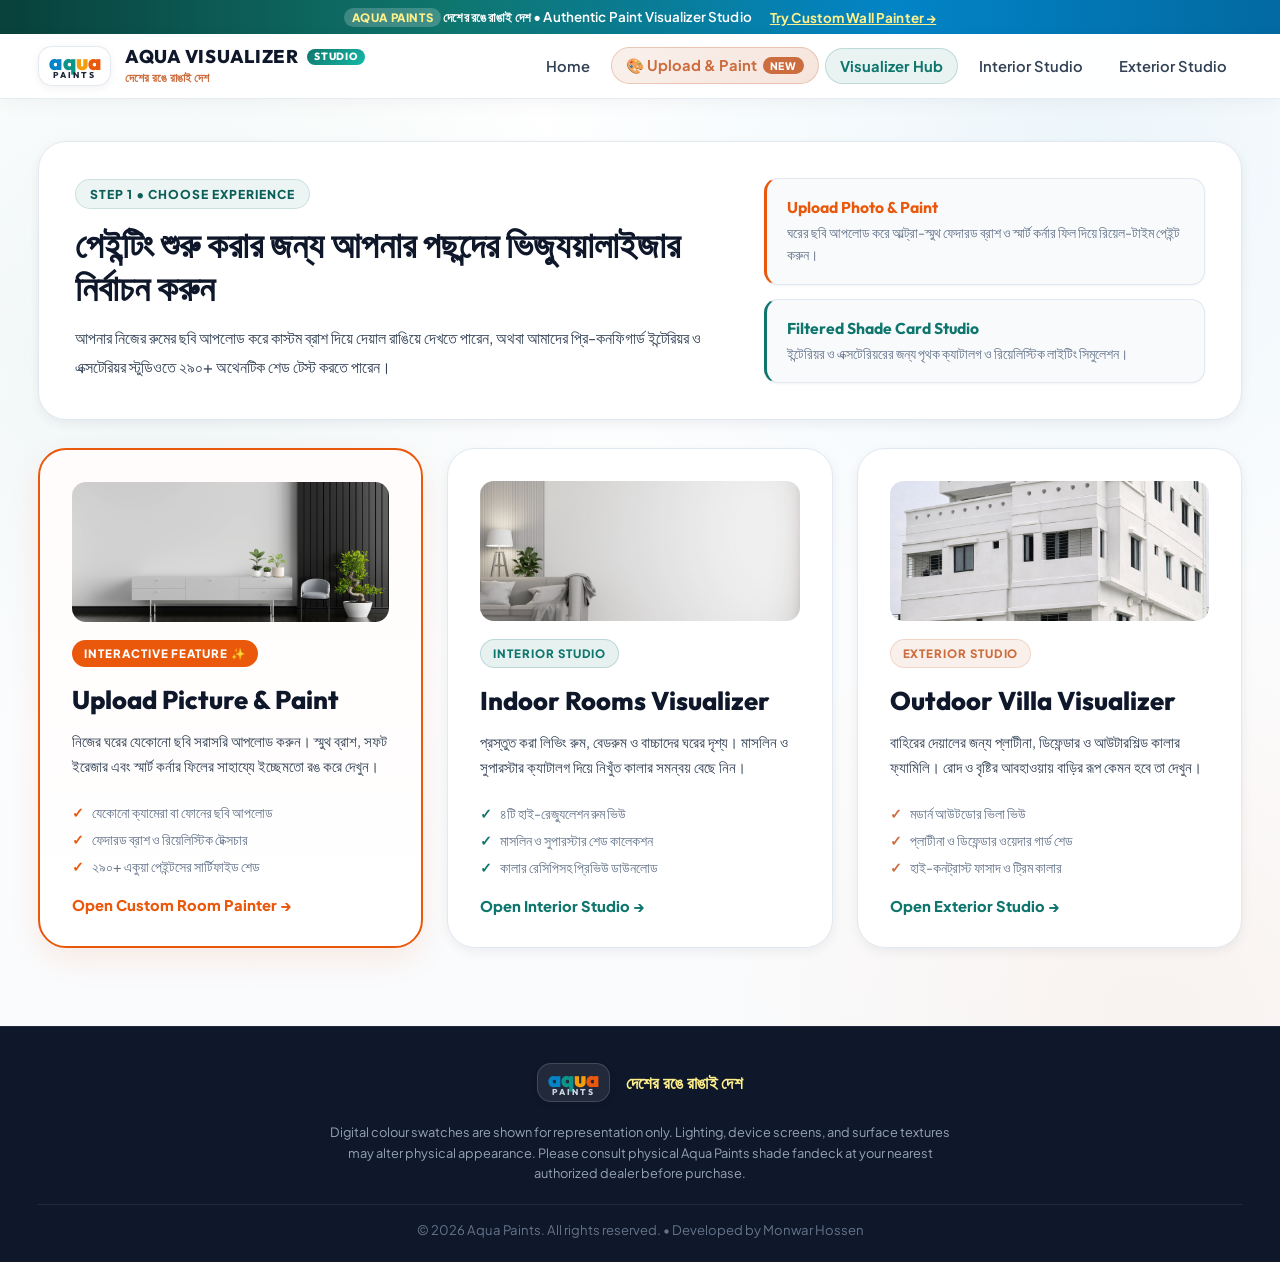
<file: visualizer.html>
<!DOCTYPE html>
<html lang="en">
<head>
    <meta charset="UTF-8">
    <meta name="viewport" content="width=device-width, initial-scale=1.0">
    <title>Choose Visualizer - Aqua Colour Visualizer</title>
    <meta name="theme-color" content="#0f766e">
    <meta name="apple-mobile-web-app-capable" content="yes">
    <meta name="apple-mobile-web-app-status-bar-style" content="black-translucent">
    <meta name="apple-mobile-web-app-title" content="Aqua Visualizer">
    <link rel="icon" href="assets/icons/pwa-icon-192.png" sizes="192x192" type="image/png">
    <link rel="preconnect" href="https://fonts.googleapis.com">
    <link rel="preconnect" href="https://fonts.gstatic.com" crossorigin>
    <link href="https://fonts.googleapis.com/css2?family=Plus+Jakarta+Sans:ital,wght@0,400;0,500;0,600;0,700;0,800;1,400;1,600&family=Outfit:wght@400;500;600;700;800;900&display=swap" rel="stylesheet">
    <link rel="stylesheet" href="assets/css/style.css?v=20261027">
    <style>
        .choice-card-img-banner {
            width: 100%;
            height: 140px;
            border-radius: var(--radius-md);
            overflow: hidden;
            margin-bottom: 18px;
            position: relative;
        }
        .choice-card-img-banner img {
            width: 100%;
            height: 100%;
            object-fit: cover;
            transition: transform 0.35s ease;
        }
        .choice-card:hover .choice-card-img-banner img {
            transform: scale(1.06);
        }
        .choice-card-features-list {
            list-style: none;
            padding: 0;
            margin: 0 0 20px;
            display: flex;
            flex-direction: column;
            gap: 8px;
            font-size: 0.88rem;
            color: var(--text-muted);
        }
        .choice-card-features-list li {
            display: flex;
            align-items: center;
            gap: 8px;
        }
        .choice-card-features-list li span.check-icon {
            color: var(--primary);
            font-weight: 800;
        }
    </style>
</head>
<body class="chooser-page" data-visualizer-type="">

<!-- Top Announcement Ticker -->
<div class="top-brand-ticker">
    <span><span class="ticker-tag">AQUA PAINTS</span> <strong>দেশের রঙে রাঙাই দেশ</strong> &bull; Authentic Paint Visualizer Studio</span>
    <a href="custom-painter.html">Try Custom Wall Painter &rarr;</a>
</div>

<!-- Main Header with Authentic Aqua Paints Logo -->
<header class="site-header">
    <div class="container">
        <a class="site-brand" href="index.html" title="Aqua Colour Visualizer Home">
            <div class="brand-logo-badge">
                <div class="brand-letters-row">
                    <span class="brand-letter-a1">a</span>
                    <span class="brand-letter-q">q</span>
                    <span class="brand-letter-u">u</span>
                    <span class="brand-letter-a2">a</span>
                </div>
                <div class="brand-word-paints">PAINTS</div>
            </div>
            <div class="brand-title-group">
                <div class="brand-title-text">
                    AQUA VISUALIZER
                    <span class="brand-tag-studio">STUDIO</span>
                </div>
                <div class="brand-slogan-bengali">দেশের রঙে রাঙাই দেশ</div>
            </div>
        </a>

        <label for="siteMenuToggle" class="site-menu-button" aria-label="Open menu" role="button" tabindex="0">
            <span></span>
            <span></span>
            <span></span>
        </label>
        <input type="checkbox" id="siteMenuToggle" class="site-menu-toggle" aria-hidden="true">
        <label for="siteMenuToggle" class="site-menu-backdrop" aria-hidden="true"></label>

        <nav class="site-nav-drawer">
            <a href="index.html">Home</a>
            <a href="custom-painter.html" class="nav-upload-paint">
                🎨 Upload & Paint <span class="badge-pulse">NEW</span>
            </a>
            <a href="visualizer.html" class="active">Visualizer Hub</a>
            <a href="interior.html">Interior Studio</a>
            <a href="exterior.html">Exterior Studio</a>
        </nav>
    </div>
</header>

<main class="container">
    <section class="chooser-hero">
        <div class="chooser-copy">
            <span class="page-kicker">Step 1 &bull; Choose Experience</span>
            <h2>পেইন্টিং শুরু করার জন্য আপনার পছন্দের ভিজ্যুয়ালাইজার নির্বাচন করুন</h2>
            <p>
                আপনার নিজের রুমের ছবি আপলোড করে কাস্টম ব্রাশ দিয়ে দেয়াল রাঙিয়ে দেখতে পারেন, অথবা আমাদের প্রি-কনফিগার্ড ইন্টেরিয়র ও এক্সটেরিয়র স্টুডিওতে ২৯০+ অথেনটিক শেড টেস্ট করতে পারেন।
            </p>
        </div>
        <div class="chooser-note">
            <div class="note-card" style="border-left: 3.5px solid #ea580c;">
                <strong style="color: #ea580c;">Upload Photo & Paint</strong>
                <span>ঘরের ছবি আপলোড করে আল্ট্রা-স্মুথ ফেদারড ব্রাশ ও স্মার্ট কর্নার ফিল দিয়ে রিয়েল-টাইম পেইন্ট করুন।</span>
            </div>
            <div class="note-card" style="border-left: 3.5px solid #0f766e;">
                <strong style="color: #0f766e;">Filtered Shade Card Studio</strong>
                <span>ইন্টেরিয়র ও এক্সটেরিয়রের জন্য পৃথক ক্যাটালগ ও রিয়েলিস্টিক লাইটিং সিমুলেশন।</span>
            </div>
        </div>
    </section>

    <section class="choice-grid choice-grid-3">
        <!-- Card 1: Custom Painter (Featured / Star Experience) -->
        <a class="choice-card choice-card-painter" href="custom-painter.html">
            <div class="choice-card-img-banner">
                <img src="assets/rooms/Living_Room_2.png" alt="Upload and Paint Visualizer">
            </div>
            <span class="choice-tag">Interactive Feature ✨</span>
            <h3>Upload Picture & Paint</h3>
            <p>নিজের ঘরের যেকোনো ছবি সরাসরি আপলোড করুন। স্মুথ ব্রাশ, সফট ইরেজার এবং স্মার্ট কর্নার ফিলের সাহায্যে ইচ্ছেমতো রঙ করে দেখুন।</p>
            <ul class="choice-card-features-list">
                <li><span class="check-icon" style="color: #ea580c;">✓</span> যেকোনো ক্যামেরা বা ফোনের ছবি আপলোড</li>
                <li><span class="check-icon" style="color: #ea580c;">✓</span> ফেদারড ব্রাশ ও রিয়েলিস্টিক টেক্সচার</li>
                <li><span class="check-icon" style="color: #ea580c;">✓</span> ২৯০+ একুয়া পেইন্টসের সার্টিফাইড শেড</li>
            </ul>
            <span class="choice-link">Open Custom Room Painter &rarr;</span>
        </a>

        <!-- Card 2: Interior Visualizer Studio -->
        <a class="choice-card choice-card-interior" href="interior.html">
            <div class="choice-card-img-banner">
                <img src="assets/rooms/living-room.jpg" alt="Interior Visualizer Studio">
            </div>
            <span class="choice-tag">Interior Studio</span>
            <h3>Indoor Rooms Visualizer</h3>
            <p>প্রস্তুত করা লিভিং রুম, বেডরুম ও বাচ্চাদের ঘরের দৃশ্য। মাসলিন ও সুপারস্টার ক্যাটালগ দিয়ে নিখুঁত কালার সমন্বয় বেছে নিন।</p>
            <ul class="choice-card-features-list">
                <li><span class="check-icon">✓</span> ৪টি হাই-রেজ্যুলেশন রুম ভিউ</li>
                <li><span class="check-icon">✓</span> মাসলিন ও সুপারস্টার শেড কালেকশন</li>
                <li><span class="check-icon">✓</span> কালার রেসিপিসহ প্রিভিউ ডাউনলোড</li>
            </ul>
            <span class="choice-link">Open Interior Studio &rarr;</span>
        </a>

        <!-- Card 3: Exterior Visualizer Studio -->
        <a class="choice-card choice-card-exterior" href="exterior.html">
            <div class="choice-card-img-banner">
                <img src="assets/rooms/exterior.jpg" alt="Exterior Visualizer Studio">
            </div>
            <span class="choice-tag">Exterior Studio</span>
            <h3>Outdoor Villa Visualizer</h3>
            <p>বাহিরের দেয়ালের জন্য প্লাটীনা, ডিফেন্ডার ও আউটারশিল্ড কালার ফ্যামিলি। রোদ ও বৃষ্টির আবহাওয়ায় বাড়ির রূপ কেমন হবে তা দেখুন।</p>
            <ul class="choice-card-features-list">
                <li><span class="check-icon" style="color: #cb6d3e;">✓</span> মডার্ন আউটডোর ভিলা ভিউ</li>
                <li><span class="check-icon" style="color: #cb6d3e;">✓</span> প্লাটীনা ও ডিফেন্ডার ওয়েদার গার্ড শেড</li>
                <li><span class="check-icon" style="color: #cb6d3e;">✓</span> হাই-কনট্রাস্ট ফাসাদ ও ট্রিম কালার</li>
            </ul>
            <span class="choice-link">Open Exterior Studio &rarr;</span>
        </a>
    </section>
</main>

<footer class="site-footer">
    <div class="container">
        <div class="footer-brand-row">
            <div class="brand-logo-badge" style="background: rgba(255,255,255,0.08); border-color: rgba(255,255,255,0.15);">
                <div class="brand-letters-row">
                    <span class="brand-letter-a1">a</span>
                    <span class="brand-letter-q">q</span>
                    <span class="brand-letter-u">u</span>
                    <span class="brand-letter-a2">a</span>
                </div>
                <div class="brand-word-paints" style="color: #cbd5e1;">PAINTS</div>
            </div>
            <span class="footer-slogan">দেশের রঙে রাঙাই দেশ</span>
        </div>
        
        <p class="footer-disclaimer">
            Digital colour swatches are shown for representation only. Lighting, device screens, and surface textures may alter physical appearance. Please consult physical Aqua Paints shade fandeck at your nearest authorized dealer before purchase.
        </p>

        <p class="footer-bottom-copy">
            &copy; 2026 Aqua Paints. All rights reserved. &bull; Developed by Monwar Hossen
        </p>
    </div>
</footer>

<script src="assets/js/app.js"></script>
</body>
</html>
</file>
<file: assets/css/style.css>
@import url('https://fonts.googleapis.com/css2?family=Plus+Jakarta+Sans:ital,wght@0,300;0,400;0,500;0,600;0,700;0,800;1,400;1,600&family=Outfit:wght@400;500;600;700;800;900&display=swap');

* {
    box-sizing: border-box;
}

:root {
    /* Asian Paints Inspired Luxury Palette */
    --primary: #0f766e;
    --primary-deep: #0b5f58;
    --primary-light: #14b8a6;
    --primary-glow: rgba(20, 184, 166, 0.25);
    
    /* Aqua Paints Official Brand Colors */
    --aqua-blue: #0284c7;
    --aqua-teal: #0d9488;
    --aqua-yellow: #f59e0b;
    --aqua-coral: #ea580c;
    --aqua-navy: #1e293b;
    
    --accent: #cb6d3e;
    --accent-warm: #b45309;
    --accent-soft: #fef3c7;
    
    --text-heading: #0f172a;
    --text-body: #334155;
    --text-muted: #64748b;
    --text-light: #94a3b8;
    
    --bg-page: #f8fafc;
    --bg-card: #ffffff;
    --bg-card-soft: #f1f5f9;
    --bg-elevated: #ffffff;
    
    --border-subtle: #e2e8f0;
    --border-medium: #cbd5e1;
    --border-focus: #0f766e;
    
    --shadow-xs: 0 1px 3px rgba(15, 23, 42, 0.05);
    --shadow-sm: 0 4px 12px rgba(15, 23, 42, 0.06);
    --shadow-md: 0 10px 25px -4px rgba(15, 23, 42, 0.08), 0 4px 10px -2px rgba(15, 23, 42, 0.04);
    --shadow-lg: 0 20px 40px -10px rgba(15, 23, 42, 0.12), 0 8px 16px -4px rgba(15, 23, 42, 0.06);
    --shadow-xl: 0 25px 60px -12px rgba(15, 23, 42, 0.18);
    
    --radius-sm: 8px;
    --radius-md: 14px;
    --radius-lg: 20px;
    --radius-xl: 28px;
    --radius-full: 9999px;
    
    --font-heading: 'Outfit', 'Plus Jakarta Sans', sans-serif;
    --font-body: 'Plus Jakarta Sans', -apple-system, BlinkMacSystemFont, 'Segoe UI', Roboto, sans-serif;
}

html,
body {
    margin: 0;
    padding: 0;
    overflow-x: hidden;
    font-family: var(--font-body);
    color: var(--text-body);
    background: #f8fafc;
    -webkit-font-smoothing: antialiased;
    -moz-osx-font-smoothing: grayscale;
}

body {
    position: relative;
    min-height: 100vh;
    background: 
        radial-gradient(circle at 85% 10%, rgba(2, 132, 199, 0.07), transparent 35%),
        radial-gradient(circle at 12% 25%, rgba(15, 118, 110, 0.06), transparent 30%),
        radial-gradient(circle at 90% 80%, rgba(234, 88, 12, 0.05), transparent 30%),
        linear-gradient(180deg, #ffffff 0%, #f8fafc 100%);
}

body::before,
body::after {
    display: none;
}

img {
    max-width: 100%;
    height: auto;
    display: block;
}

.sr-only {
    position: absolute;
    width: 1px;
    height: 1px;
    padding: 0;
    margin: -1px;
    overflow: hidden;
    clip: rect(0, 0, 0, 0);
    white-space: nowrap;
    border: 0;
}

a {
    color: inherit;
    text-decoration: none;
}

.container {
    width: min(1280px, 94%);
    margin: auto;
}

/* ========================================================
   TOP BRAND ANNOUNCEMENT TICKER (Asian Paints Inspired)
   ======================================================== */
.top-brand-ticker {
    background: linear-gradient(90deg, #09403b 0%, #0f766e 35%, #0284c7 70%, #0369a1 100%);
    color: #ffffff;
    padding: 8px 16px;
    font-size: 0.84rem;
    font-weight: 600;
    letter-spacing: 0.01em;
    display: flex;
    align-items: center;
    justify-content: center;
    gap: 12px;
    text-align: center;
    box-shadow: 0 1px 4px rgba(0,0,0,0.1);
}

.top-brand-ticker .ticker-tag {
    background: rgba(255, 255, 255, 0.2);
    color: #fef08a;
    font-size: 0.72rem;
    font-weight: 800;
    padding: 2px 8px;
    border-radius: var(--radius-full);
    text-transform: uppercase;
    letter-spacing: 0.05em;
}

.top-brand-ticker a {
    color: #fef08a;
    text-decoration: underline;
    font-weight: 700;
    margin-left: 6px;
    transition: color 0.2s ease;
}

.top-brand-ticker a:hover {
    color: #ffffff;
}

/* ========================================================
   SITE HEADER & BRAND IDENTITY
   ======================================================== */
.site-header {
    background: rgba(255, 255, 255, 0.94);
    backdrop-filter: blur(18px);
    -webkit-backdrop-filter: blur(18px);
    border-bottom: 1px solid rgba(226, 232, 240, 0.8);
    position: sticky;
    top: 0;
    z-index: 100;
    padding: 12px 0;
    box-shadow: 0 4px 20px -2px rgba(15, 23, 42, 0.05);
    transition: background 0.25s ease, box-shadow 0.25s ease;
}

.site-header .container {
    display: flex;
    justify-content: space-between;
    align-items: center;
    gap: 20px;
}

.site-brand {
    display: inline-flex;
    align-items: center;
    gap: 14px;
    text-decoration: none;
    user-select: none;
}

/* Authentic Aqua Paints Bubble Logo Icon */
.brand-logo-badge {
    display: flex;
    flex-direction: column;
    align-items: center;
    justify-content: center;
    background: #ffffff;
    border: 1px solid rgba(226, 232, 240, 0.9);
    border-radius: 14px;
    padding: 4px 10px 5px;
    box-shadow: 0 2px 8px rgba(15, 23, 42, 0.06);
    transition: transform 0.2s ease, box-shadow 0.2s ease;
}

.site-brand:hover .brand-logo-badge {
    transform: translateY(-1px);
    box-shadow: 0 4px 14px rgba(15, 23, 42, 0.1);
}

.brand-letters-row {
    display: flex;
    align-items: baseline;
    gap: 1px;
    line-height: 1;
    font-family: var(--font-heading);
    font-size: 22px;
    font-weight: 900;
    letter-spacing: -0.04em;
}

.brand-letter-a1 { color: #0284c7; }
.brand-letter-q  { color: #0d9488; }
.brand-letter-u  { color: #f59e0b; }
.brand-letter-a2 { color: #ea580c; }

.brand-word-paints {
    font-family: var(--font-heading);
    font-size: 8.5px;
    font-weight: 800;
    color: #1e293b;
    letter-spacing: 0.24em;
    text-transform: uppercase;
    margin-top: -2px;
    line-height: 1;
}

.brand-title-group {
    display: flex;
    flex-direction: column;
}

.brand-title-text {
    font-family: var(--font-heading);
    font-size: 1.15rem;
    font-weight: 800;
    letter-spacing: 0.04em;
    color: var(--text-heading);
    line-height: 1.15;
    display: flex;
    align-items: center;
    gap: 8px;
}

.brand-tag-studio {
    background: linear-gradient(135deg, #0f766e, #14b8a6);
    color: #ffffff;
    font-size: 0.65rem;
    font-weight: 800;
    padding: 2px 7px;
    border-radius: var(--radius-full);
    letter-spacing: 0.08em;
    text-transform: uppercase;
}

.brand-slogan-bengali {
    font-size: 0.78rem;
    font-weight: 600;
    color: var(--accent);
    letter-spacing: 0.02em;
    margin-top: 2px;
}

/* Header Navigation Links */
.site-nav-drawer {
    display: flex;
    align-items: center;
    gap: 6px;
}

.site-nav-drawer a {
    font-family: var(--font-body);
    font-size: 0.92rem;
    font-weight: 600;
    color: var(--text-body);
    padding: 8px 14px;
    border-radius: var(--radius-full);
    transition: all 0.2s ease;
    display: inline-flex;
    align-items: center;
    gap: 6px;
    border: 1px solid transparent;
}

.site-nav-drawer a:hover {
    color: var(--primary);
    background: rgba(15, 118, 110, 0.06);
    border-color: rgba(15, 118, 110, 0.12);
}

.site-nav-drawer a.active {
    color: var(--primary);
    background: rgba(15, 118, 110, 0.09);
    border-color: rgba(15, 118, 110, 0.2);
    font-weight: 700;
}

.site-nav-drawer .nav-upload-paint {
    background: linear-gradient(135deg, rgba(203, 109, 62, 0.1), rgba(203, 109, 62, 0.18)) !important;
    color: #cb6d3e !important;
    border: 1px solid rgba(203, 109, 62, 0.3) !important;
    font-weight: 700;
}

.site-nav-drawer .nav-upload-paint:hover {
    background: linear-gradient(135deg, rgba(203, 109, 62, 0.18), rgba(203, 109, 62, 0.26)) !important;
    transform: translateY(-1px);
}

.badge-pulse {
    display: inline-flex;
    align-items: center;
    gap: 4px;
    background: #cb6d3e;
    color: #ffffff;
    font-size: 0.65rem;
    font-weight: 800;
    padding: 2px 7px;
    border-radius: var(--radius-full);
    text-transform: uppercase;
    letter-spacing: 0.06em;
    animation: pulseBadge 2.2s infinite;
}

@keyframes pulseBadge {
    0%, 100% { opacity: 1; transform: scale(1); }
    50% { opacity: 0.86; transform: scale(1.05); }
}

/* Mobile Toggle */
.site-menu-toggle {
    position: absolute;
    opacity: 0;
    pointer-events: none;
}

.site-menu-button {
    display: none;
    width: 44px;
    height: 44px;
    align-items: center;
    justify-content: center;
    flex-direction: column;
    gap: 5px;
    border-radius: 12px;
    background: #f1f5f9;
    border: 1px solid var(--border-subtle);
    cursor: pointer;
    flex-shrink: 0;
}

.site-menu-button span {
    width: 20px;
    height: 2px;
    border-radius: 999px;
    background: var(--text-heading);
    display: block;
    transition: transform 0.2s ease, opacity 0.2s ease;
}

.site-menu-backdrop {
    display: none;
}

/* ========================================================
   GLOBAL BUTTONS (Asian Paints Luxury Quality)
   ======================================================== */
.btn {
    font-family: var(--font-body);
    font-size: 0.94rem;
    font-weight: 700;
    padding: 12px 24px;
    border-radius: var(--radius-full);
    border: none;
    cursor: pointer;
    display: inline-flex;
    align-items: center;
    justify-content: center;
    gap: 8px;
    line-height: 1.3;
    text-decoration: none;
    transition: all 0.22s cubic-bezier(0.16, 1, 0.3, 1);
    box-shadow: 0 4px 14px rgba(15, 118, 110, 0.2);
    user-select: none;
}

.btn-primary {
    background: linear-gradient(135deg, #0f766e 0%, #0d9488 100%);
    color: #ffffff !important;
    border: 1px solid rgba(20, 184, 166, 0.4);
    box-shadow: 0 4px 16px rgba(15, 118, 110, 0.28);
}

.btn-primary:hover {
    background: linear-gradient(135deg, #0d6e66 0%, #0b8075 100%);
    transform: translateY(-2px);
    box-shadow: 0 8px 24px rgba(15, 118, 110, 0.35);
}

.btn-painter-hero {
    background: linear-gradient(135deg, #ea580c 0%, #cb6d3e 100%) !important;
    color: #ffffff !important;
    box-shadow: 0 6px 20px rgba(234, 88, 12, 0.35) !important;
    border: 1px solid rgba(255, 255, 255, 0.2) !important;
}

.btn-painter-hero:hover {
    background: linear-gradient(135deg, #d84e06 0%, #b85f34 100%) !important;
    transform: translateY(-2px);
    box-shadow: 0 10px 28px rgba(234, 88, 12, 0.45) !important;
}

.btn-secondary {
    background: #ffffff;
    color: var(--text-heading) !important;
    border: 1.5px solid var(--border-subtle);
    box-shadow: var(--shadow-xs);
}

.btn-secondary:hover {
    background: #f8fafc;
    border-color: var(--border-medium);
    transform: translateY(-2px);
    box-shadow: var(--shadow-sm);
}

.btn-secondary.btn-interior {
    background: #ffffff;
    color: var(--primary) !important;
    border-color: rgba(15, 118, 110, 0.25);
}

.btn-secondary.btn-interior:hover {
    background: rgba(15, 118, 110, 0.05);
    border-color: var(--primary);
    box-shadow: 0 6px 18px rgba(15, 118, 110, 0.15);
}

.btn-secondary.btn-exterior {
    background: #ffffff;
    color: #cb6d3e !important;
    border-color: rgba(203, 109, 62, 0.25);
}

.btn-secondary.btn-exterior:hover {
    background: rgba(203, 109, 62, 0.05);
    border-color: #cb6d3e;
    box-shadow: 0 6px 18px rgba(203, 109, 62, 0.15);
}

/* Badges & Kickers */
.page-kicker {
    display: inline-flex;
    align-items: center;
    gap: 8px;
    padding: 6px 14px;
    margin-bottom: 14px;
    border-radius: var(--radius-full);
    background: rgba(15, 118, 110, 0.08);
    color: var(--primary-deep);
    font-size: 0.76rem;
    font-weight: 800;
    letter-spacing: 0.08em;
    text-transform: uppercase;
    border: 1px solid rgba(15, 118, 110, 0.15);
}

.section-copy {
    margin: 0 0 20px;
    color: var(--text-muted);
    line-height: 1.7;
    max-width: 60ch;
    font-size: 0.98rem;
}

/* ========================================================
   HOMEPAGE HERO SECTION
   ======================================================== */
.hero-shell {
    padding: 36px 0 20px;
}

.hero-grid {
    display: grid;
    grid-template-columns: minmax(0, 1.12fr) minmax(0, 0.88fr);
    gap: 36px;
    align-items: center;
    padding: 44px;
    border-radius: var(--radius-xl);
    background: #ffffff;
    box-shadow: var(--shadow-lg);
    border: 1px solid rgba(226, 232, 240, 0.9);
    position: relative;
    overflow: hidden;
}

.hero-grid::before {
    content: "";
    position: absolute;
    top: -120px;
    right: -120px;
    width: 380px;
    height: 380px;
    border-radius: 50%;
    background: radial-gradient(circle, rgba(2, 132, 199, 0.12), transparent 70%);
    pointer-events: none;
}

.hero-grid::after {
    content: "";
    position: absolute;
    bottom: -100px;
    left: -100px;
    width: 320px;
    height: 320px;
    border-radius: 50%;
    background: radial-gradient(circle, rgba(15, 118, 110, 0.08), transparent 70%);
    pointer-events: none;
}

.hero-copy {
    position: relative;
    z-index: 2;
}

.hero-brand-callout {
    display: inline-flex;
    align-items: center;
    gap: 8px;
    padding: 6px 14px;
    border-radius: var(--radius-full);
    background: rgba(2, 132, 199, 0.08);
    color: var(--aqua-blue);
    font-size: 0.8rem;
    font-weight: 700;
    margin-bottom: 14px;
    border: 1px solid rgba(2, 132, 199, 0.16);
}

.hero-copy h2 {
    font-family: var(--font-heading);
    margin: 0 0 16px;
    font-size: clamp(2rem, 3.4vw, 3.2rem);
    line-height: 1.15;
    font-weight: 800;
    color: var(--text-heading);
    letter-spacing: -0.02em;
}

.hero-copy p {
    margin: 0;
    color: var(--text-body);
    line-height: 1.8;
    font-size: 1.05rem;
    max-width: 58ch;
}

.hero-actions {
    display: flex;
    flex-wrap: wrap;
    gap: 12px;
    margin-top: 28px;
}

.hero-stats {
    display: grid;
    grid-template-columns: repeat(3, minmax(0, 1fr));
    gap: 14px;
    margin-top: 32px;
    padding-top: 24px;
    border-top: 1px solid var(--border-subtle);
}

.stat-card {
    padding: 16px;
    border-radius: var(--radius-md);
    background: #f8fafc;
    border: 1px solid var(--border-subtle);
    transition: transform 0.2s ease, box-shadow 0.2s ease;
}

.stat-card:hover {
    transform: translateY(-2px);
    box-shadow: var(--shadow-sm);
    background: #ffffff;
}

.stat-card strong {
    display: block;
    margin-bottom: 4px;
    font-family: var(--font-heading);
    font-size: 1.05rem;
    font-weight: 800;
    color: var(--text-heading);
}

.stat-card span {
    color: var(--text-muted);
    line-height: 1.5;
    font-size: 0.85rem;
    display: block;
}

/* ========================================================
   HERO INTERACTIVE PREVIEW PANEL (Asian Paints Style)
   ======================================================== */
.hero-panel {
    position: relative;
    border-radius: var(--radius-lg);
    overflow: hidden;
    background: #ffffff;
    box-shadow: var(--shadow-md);
    border: 1px solid var(--border-subtle);
    z-index: 2;
}

.hero-room-showcase {
    position: relative;
    width: 100%;
    aspect-ratio: 16 / 11;
    overflow: hidden;
    background: #0f172a;
    isolation: isolate;
}

.hero-room-showcase img {
    width: 100%;
    height: 100%;
    object-fit: cover;
    transition: transform 0.4s ease;
}

.hero-room-overlay {
    position: absolute;
    inset: 0;
    background-color: #14b8a6;
    mix-blend-mode: multiply;
    opacity: 0.78;
    mask-image: url('../rooms/living-room-mask.png');
    -webkit-mask-image: url('../rooms/living-room-mask.png');
    mask-size: cover;
    -webkit-mask-size: cover;
    mask-position: center;
    -webkit-mask-position: center;
    mask-repeat: no-repeat;
    -webkit-mask-repeat: no-repeat;
    transition: background-color 0.35s ease, opacity 0.35s ease;
    pointer-events: none;
}

.hero-room-badge {
    position: absolute;
    top: 14px;
    left: 14px;
    background: rgba(15, 23, 42, 0.8);
    backdrop-filter: blur(8px);
    color: #ffffff;
    font-size: 0.74rem;
    font-weight: 700;
    padding: 5px 12px;
    border-radius: var(--radius-full);
    display: flex;
    align-items: center;
    gap: 6px;
    border: 1px solid rgba(255, 255, 255, 0.15);
}

.hero-room-badge .dot-live {
    width: 7px;
    height: 7px;
    border-radius: 50%;
    background: #22c55e;
    animation: livePulse 1.5s infinite;
}

@keyframes livePulse {
    0%, 100% { transform: scale(1); opacity: 1; }
    50% { transform: scale(1.3); opacity: 0.7; }
}

.hero-preview-footer {
    padding: 18px 20px;
    background: #ffffff;
    border-top: 1px solid var(--border-subtle);
}

.hero-swatch-picker-label {
    font-size: 0.78rem;
    font-weight: 700;
    color: var(--text-muted);
    text-transform: uppercase;
    letter-spacing: 0.05em;
    margin-bottom: 10px;
    display: flex;
    justify-content: space-between;
    align-items: center;
}

.hero-swatches-row {
    display: flex;
    gap: 10px;
    align-items: center;
    flex-wrap: wrap;
}

.hero-swatch-btn {
    width: 38px;
    height: 38px;
    border-radius: 10px;
    border: 2px solid #ffffff;
    box-shadow: 0 2px 6px rgba(0,0,0,0.15);
    cursor: pointer;
    transition: transform 0.2s ease, box-shadow 0.2s ease, outline 0.2s ease;
    position: relative;
}

.hero-swatch-btn:hover {
    transform: scale(1.12);
    box-shadow: 0 4px 12px rgba(0,0,0,0.22);
}

.hero-swatch-btn.active {
    outline: 2.5px solid var(--primary);
    transform: scale(1.08);
}

.hero-active-shade-info {
    display: flex;
    align-items: center;
    justify-content: space-between;
    margin-top: 12px;
    padding-top: 12px;
    border-top: 1px dashed var(--border-subtle);
}

.hero-shade-name {
    font-family: var(--font-heading);
    font-size: 0.98rem;
    font-weight: 700;
    color: var(--text-heading);
}

.hero-shade-code {
    font-size: 0.76rem;
    font-weight: 800;
    padding: 2px 8px;
    border-radius: var(--radius-full);
    background: #f1f5f9;
    color: var(--text-body);
    border: 1px solid var(--border-subtle);
}

/* ========================================================
   FEATURE CARDS & SECTIONS
   ======================================================== */
.feature-grid {
    display: grid;
    grid-template-columns: repeat(3, minmax(0, 1fr));
    gap: 24px;
    margin-top: 36px;
    padding-bottom: 24px;
}

.feature-card {
    background: #ffffff;
    border-radius: var(--radius-lg);
    padding: 30px;
    border: 1px solid var(--border-subtle);
    box-shadow: var(--shadow-sm);
    transition: transform 0.22s ease, box-shadow 0.22s ease, border-color 0.22s ease;
    display: flex;
    flex-direction: column;
}

.feature-card:hover {
    transform: translateY(-4px);
    box-shadow: var(--shadow-md);
    border-color: rgba(15, 118, 110, 0.3);
}

.feature-card-icon {
    width: 48px;
    height: 48px;
    border-radius: 14px;
    display: flex;
    align-items: center;
    justify-content: center;
    font-size: 24px;
    margin-bottom: 18px;
    background: #f8fafc;
    border: 1px solid var(--border-subtle);
}

.feature-card h3 {
    font-family: var(--font-heading);
    margin: 0 0 10px;
    font-size: 1.35rem;
    font-weight: 800;
    color: var(--text-heading);
}

.feature-card p {
    margin: 0 0 18px;
    color: var(--text-body);
    line-height: 1.7;
    font-size: 0.94rem;
    flex-grow: 1;
}

.feature-link {
    font-weight: 700;
    font-size: 0.92rem;
    color: var(--primary);
    display: inline-flex;
    align-items: center;
    gap: 6px;
    transition: gap 0.2s ease;
}

.feature-link:hover {
    gap: 10px;
}

/* ========================================================
   CHOOSER / VISUALIZER HUB PAGE
   ======================================================== */
.chooser-page main {
    padding: 32px 0 20px;
}

.chooser-hero {
    display: grid;
    grid-template-columns: minmax(0, 1.2fr) minmax(0, 0.8fr);
    gap: 28px;
    align-items: center;
    margin-top: 10px;
    padding: 36px;
    background: #ffffff;
    border-radius: var(--radius-xl);
    border: 1px solid var(--border-subtle);
    box-shadow: var(--shadow-sm);
}

.chooser-copy h2 {
    font-family: var(--font-heading);
    margin: 0 0 14px;
    font-size: clamp(1.8rem, 2.8vw, 2.6rem);
    line-height: 1.2;
    font-weight: 800;
    color: var(--text-heading);
}

.chooser-copy p {
    margin: 0;
    color: var(--text-body);
    line-height: 1.8;
    font-size: 1.02rem;
}

.chooser-note {
    display: grid;
    gap: 14px;
}

.note-card {
    padding: 18px 20px;
    border-radius: var(--radius-md);
    background: #f8fafc;
    border: 1px solid var(--border-subtle);
    box-shadow: var(--shadow-xs);
}

.note-card strong {
    display: block;
    margin-bottom: 4px;
    font-family: var(--font-heading);
    font-size: 0.98rem;
    font-weight: 700;
    color: var(--text-heading);
}

.note-card span {
    color: var(--text-muted);
    font-size: 0.88rem;
    line-height: 1.6;
}

.choice-grid {
    display: grid;
    grid-template-columns: repeat(3, minmax(0, 1fr));
    gap: 24px;
    margin: 28px 0 10px;
}

.choice-card {
    display: flex;
    flex-direction: column;
    position: relative;
    overflow: hidden;
    padding: 32px;
    border-radius: var(--radius-xl);
    background: #ffffff;
    border: 1px solid var(--border-subtle);
    box-shadow: var(--shadow-sm);
    text-decoration: none;
    transition: transform 0.25s ease, box-shadow 0.25s ease, border-color 0.25s ease;
}

.choice-card:hover {
    transform: translateY(-6px);
    box-shadow: var(--shadow-lg);
    border-color: rgba(15, 118, 110, 0.35);
}

.choice-tag {
    display: inline-flex;
    align-items: center;
    width: fit-content;
    padding: 6px 12px;
    border-radius: var(--radius-full);
    font-size: 0.72rem;
    font-weight: 800;
    letter-spacing: 0.08em;
    text-transform: uppercase;
    margin-bottom: 18px;
    background: #f1f5f9;
    color: var(--text-heading);
    border: 1px solid var(--border-subtle);
}

.choice-card-painter {
    border: 2px solid #ea580c !important;
    background: linear-gradient(180deg, #fffcfb 0%, #ffffff 100%);
    box-shadow: 0 12px 30px rgba(234, 88, 12, 0.1);
}

.choice-card-painter .choice-tag {
    background: #ea580c;
    color: #ffffff;
    border: none;
}

.choice-card-interior .choice-tag {
    background: rgba(15, 118, 110, 0.1);
    color: var(--primary);
    border-color: rgba(15, 118, 110, 0.2);
}

.choice-card-exterior .choice-tag {
    background: rgba(203, 109, 62, 0.1);
    color: #cb6d3e;
    border-color: rgba(203, 109, 62, 0.2);
}

.choice-card h3 {
    font-family: var(--font-heading);
    margin: 0 0 12px;
    font-size: 1.6rem;
    line-height: 1.2;
    font-weight: 800;
    color: var(--text-heading);
}

.choice-card p {
    margin: 0 0 24px;
    color: var(--text-body);
    line-height: 1.7;
    font-size: 0.94rem;
    flex-grow: 1;
}

.choice-link {
    font-weight: 800;
    font-size: 0.92rem;
    color: var(--primary);
    display: inline-flex;
    align-items: center;
    gap: 6px;
    transition: gap 0.2s ease;
}

.choice-card:hover .choice-link {
    gap: 10px;
}

.choice-card-painter .choice-link {
    color: #ea580c;
}

/* ========================================================
   VISUALIZER STUDIO PAGE (Interior & Exterior)
   ======================================================== */
.visualizer-page {
    display: grid;
    grid-template-columns: minmax(0, 1.22fr) minmax(0, 0.98fr);
    gap: 28px;
    padding: 32px;
    margin-top: 24px;
    margin-bottom: 20px;
    align-items: start;
    background: #ffffff;
    border-radius: var(--radius-xl);
    border: 1px solid var(--border-subtle);
    box-shadow: var(--shadow-md);
}

.visualizer-left {
    min-width: 0;
}

.visualizer-left h2 {
    font-family: var(--font-heading);
    font-size: 1.85rem;
    font-weight: 800;
    color: var(--text-heading);
    margin: 0 0 8px;
    line-height: 1.25;
}

/* Visual Room Thumbnails Strip (Asian Paints Studio Feature) */
.room-selector-strip {
    display: flex;
    gap: 12px;
    margin: 16px 0 12px;
    overflow-x: auto;
    padding-bottom: 6px;
    scrollbar-width: thin;
}

.room-thumb-btn {
    display: flex;
    align-items: center;
    gap: 8px;
    padding: 6px 12px 6px 6px;
    border-radius: var(--radius-md);
    background: #f8fafc;
    border: 1.5px solid var(--border-subtle);
    cursor: pointer;
    font-family: var(--font-body);
    font-size: 0.84rem;
    font-weight: 700;
    color: var(--text-body);
    transition: all 0.2s ease;
    white-space: nowrap;
    flex-shrink: 0;
}

.room-thumb-btn img {
    width: 36px;
    height: 36px;
    border-radius: 8px;
    object-fit: cover;
}

.room-thumb-btn:hover {
    background: #ffffff;
    border-color: var(--border-medium);
    transform: translateY(-1px);
    box-shadow: var(--shadow-xs);
}

.room-thumb-btn.active {
    background: #ffffff;
    border-color: var(--primary);
    color: var(--primary);
    box-shadow: 0 4px 14px rgba(15, 118, 110, 0.15);
}

/* Styled select box */
#roomSelect,
#searchInput,
select,
input[type="text"],
input[type="search"] {
    width: 100%;
    max-width: 100%;
    padding: 12px 16px;
    border: 1.5px solid var(--border-subtle);
    border-radius: var(--radius-md);
    font-family: var(--font-body);
    font-size: 0.94rem;
    color: var(--text-heading);
    background: #ffffff;
    outline: none;
    box-shadow: var(--shadow-xs);
    transition: border-color 0.2s ease, box-shadow 0.2s ease;
}

#roomSelect:focus,
#searchInput:focus,
select:focus,
input[type="text"]:focus,
input[type="search"]:focus {
    border-color: var(--primary);
    box-shadow: 0 0 0 3px rgba(15, 118, 110, 0.15);
}

.visualizer-left label[for="roomSelect"] {
    display: block;
    font-size: 0.8rem;
    font-weight: 700;
    color: var(--text-muted);
    text-transform: uppercase;
    letter-spacing: 0.05em;
    margin-bottom: 6px;
}

/* Canvas & Preview Box Frame */
.download-area {
    background: #f8fafc;
    padding: 20px;
    border-radius: var(--radius-lg);
    margin-top: 18px;
    margin-bottom: 20px;
    overflow: hidden;
    border: 1px solid var(--border-subtle);
    box-shadow: var(--shadow-sm);
}

.preview-box {
    position: relative;
    width: 100%;
    max-width: 100%;
    aspect-ratio: 16 / 10;
    overflow: hidden;
    border-radius: 16px;
    background: #0f172a;
    box-shadow: inset 0 2px 10px rgba(0,0,0,0.1);
    isolation: isolate;
}

.room-image {
    width: 100%;
    height: 100%;
    object-fit: cover;
}

.paint-layer {
    position: absolute;
    inset: 0;
    background: transparent;
    opacity: 0.82;
    mix-blend-mode: multiply;
    mask-size: cover;
    mask-repeat: no-repeat;
    mask-position: center;
    -webkit-mask-size: cover;
    -webkit-mask-repeat: no-repeat;
    -webkit-mask-position: center;
    pointer-events: none;
    transition: background 0.3s ease, opacity 0.3s ease;
}

.studio-lighting-badge {
    position: absolute;
    top: 12px;
    right: 12px;
    background: rgba(15, 23, 42, 0.78);
    backdrop-filter: blur(8px);
    color: #ffffff;
    font-size: 0.72rem;
    font-weight: 700;
    padding: 4px 10px;
    border-radius: var(--radius-full);
    display: flex;
    align-items: center;
    gap: 6px;
    border: 1px solid rgba(255, 255, 255, 0.15);
    z-index: 5;
}

/* ========================================================
   ACTIVE SELECTED COLOR HERO CARD (Asian Paints Luxury Quality)
   ======================================================== */
.download-info {
    margin-top: 18px;
    padding: 20px;
    background: #ffffff;
    border-radius: var(--radius-md);
    border: 1px solid var(--border-subtle);
    box-shadow: var(--shadow-xs);
}

.download-swatch-row {
    display: flex;
    align-items: center;
    gap: 20px;
    min-width: 0;
}

.selected-swatch {
    width: 88px;
    height: 88px;
    border-radius: 18px;
    border: 2px solid #ffffff;
    flex: 0 0 88px;
    box-shadow: 0 4px 16px rgba(0,0,0,0.12), inset 0 2px 4px rgba(255,255,255,0.4);
    position: relative;
    overflow: hidden;
}

/* Glossy Paint Sheen Reflection */
.selected-swatch::after {
    content: "";
    position: absolute;
    inset: 0;
    background: linear-gradient(135deg, rgba(255,255,255,0.4) 0%, rgba(255,255,255,0) 55%);
    pointer-events: none;
}

.download-text-info {
    min-width: 0;
    flex-grow: 1;
}

.download-text-info h3,
#selectedColorName {
    margin: 0 0 6px;
    color: var(--text-heading);
    font-family: var(--font-heading);
    font-size: 1.8rem;
    font-weight: 800;
    line-height: 1.15;
    word-break: break-word;
}

.shade-meta-chips {
    display: flex;
    flex-wrap: wrap;
    align-items: center;
    gap: 8px;
    margin: 6px 0;
}

#selectedColorCode {
    display: inline-block;
    margin: 0;
    color: #0f172a;
    font-size: 0.85rem;
    font-weight: 800;
    background: #f1f5f9;
    padding: 3px 10px;
    border-radius: var(--radius-full);
    border: 1px solid var(--border-subtle);
}

#selectedColorFamily {
    display: inline-block;
    margin: 0;
    color: var(--primary-deep);
    font-size: 0.82rem;
    font-weight: 700;
    background: rgba(15, 118, 110, 0.08);
    padding: 3px 10px;
    border-radius: var(--radius-full);
    border: 1px solid rgba(15, 118, 110, 0.15);
}

.brand-guarantee-tag {
    color: var(--text-muted);
    font-size: 0.76rem;
    font-weight: 600;
    display: flex;
    align-items: center;
    gap: 4px;
    margin-top: 6px;
}

/* Asian Paints Style Harmonious Color Suggestions Strip */
.color-harmony-box {
    margin-top: 14px;
    padding-top: 12px;
    border-top: 1px dashed var(--border-subtle);
}

.color-harmony-title {
    font-size: 0.74rem;
    font-weight: 800;
    color: var(--text-muted);
    text-transform: uppercase;
    letter-spacing: 0.06em;
    margin-bottom: 8px;
    display: flex;
    align-items: center;
    gap: 5px;
}

.color-harmony-swatches {
    display: flex;
    gap: 8px;
}

.harmony-swatch-chip {
    display: flex;
    align-items: center;
    gap: 6px;
    padding: 4px 8px;
    border-radius: var(--radius-sm);
    background: #f8fafc;
    border: 1px solid var(--border-subtle);
    font-size: 0.72rem;
    font-weight: 700;
    color: var(--text-body);
}

.harmony-swatch-dot {
    width: 14px;
    height: 14px;
    border-radius: 4px;
    border: 1px solid rgba(0,0,0,0.1);
}

.selected-color-actions {
    display: flex;
    gap: 12px;
    flex-wrap: wrap;
    margin-top: 14px;
}

#downloadPreviewBtn {
    background: linear-gradient(135deg, #0f766e 0%, #0d9488 100%);
    color: #ffffff;
    font-size: 0.95rem;
    font-weight: 700;
    padding: 13px 28px;
    border-radius: var(--radius-full);
    border: 1px solid rgba(255, 255, 255, 0.2);
    box-shadow: 0 6px 20px rgba(15, 118, 110, 0.28);
    display: inline-flex;
    align-items: center;
    gap: 10px;
    transition: all 0.22s ease;
}

#downloadPreviewBtn:hover {
    transform: translateY(-2px);
    box-shadow: 0 10px 28px rgba(15, 118, 110, 0.38);
    filter: brightness(1.04);
}

/* ========================================================
   RIGHT COLOR PALETTE & SHADE CATALOG
   ======================================================== */
.visualizer-right {
    min-width: 0;
    position: sticky;
    top: 92px;
    align-self: start;
    max-height: calc(100vh - 110px);
    display: flex;
    flex-direction: column;
    overflow: hidden;
    background: #f8fafc;
    padding: 24px;
    border-radius: var(--radius-lg);
    border: 1px solid var(--border-subtle);
    box-shadow: var(--shadow-sm);
}

.visualizer-right h2 {
    font-family: var(--font-heading);
    margin: 0 0 14px;
    font-size: 1.45rem;
    font-weight: 800;
    color: var(--text-heading);
    display: flex;
    align-items: center;
    justify-content: space-between;
}

.visualizer-right h2 .catalog-count {
    font-family: var(--font-body);
    font-size: 0.78rem;
    font-weight: 700;
    color: var(--primary);
    background: rgba(15, 118, 110, 0.1);
    padding: 3px 10px;
    border-radius: var(--radius-full);
}

.search-box-wrapper {
    position: relative;
    margin-bottom: 14px;
}

#searchInput {
    padding-left: 38px;
    margin-bottom: 0;
    border-radius: var(--radius-full);
    font-size: 0.9rem;
}

.search-icon-inside {
    position: absolute;
    left: 14px;
    top: 50%;
    transform: translateY(-50%);
    color: var(--text-light);
    pointer-events: none;
}

/* Quick Trending Popular Shades Strip (Asian Paints Signature) */
.quick-shades-container {
    margin: 0 0 14px;
    flex-shrink: 0;
}

.quick-shades-label {
    font-size: 0.74rem;
    font-weight: 800;
    text-transform: uppercase;
    letter-spacing: 0.05em;
    color: var(--text-muted);
    margin-bottom: 7px;
    display: flex;
    align-items: center;
    gap: 6px;
}

.quick-shades-row {
    display: flex;
    gap: 8px;
    overflow-x: auto;
    padding-bottom: 4px;
    scrollbar-width: thin;
}

.quick-shade-pill {
    display: inline-flex;
    align-items: center;
    gap: 6px;
    padding: 5px 12px;
    background: #ffffff;
    border: 1px solid var(--border-subtle);
    border-radius: var(--radius-full);
    font-size: 0.76rem;
    font-weight: 700;
    color: var(--text-body);
    cursor: pointer;
    white-space: nowrap;
    transition: all 0.2s ease;
    box-shadow: var(--shadow-xs);
}

.quick-shade-pill:hover {
    border-color: var(--primary);
    transform: translateY(-1px);
    box-shadow: var(--shadow-sm);
    color: var(--primary-deep);
}

.quick-shade-dot {
    width: 13px;
    height: 13px;
    border-radius: 50%;
    border: 1px solid rgba(0, 0, 0, 0.15);
    flex-shrink: 0;
}

/* Category Filter Tabs with Color Dots */
.family-tabs {
    display: flex;
    flex-wrap: wrap;
    gap: 8px;
    margin: 0 0 16px;
    flex-shrink: 0;
}

.family-tab {
    border: 1px solid var(--border-subtle);
    background: #ffffff;
    color: var(--text-body);
    padding: 6px 14px;
    cursor: pointer;
    border-radius: var(--radius-full);
    font-family: var(--font-body);
    font-size: 0.82rem;
    font-weight: 700;
    transition: all 0.2s ease;
    display: inline-flex;
    align-items: center;
    gap: 6px;
    box-shadow: var(--shadow-xs);
}

.family-tab:hover {
    border-color: var(--border-medium);
    transform: translateY(-1px);
    background: #f1f5f9;
}

.family-tab.active {
    background: linear-gradient(135deg, #0f766e, #0d9488);
    color: #ffffff;
    border-color: #0f766e;
    box-shadow: 0 4px 12px rgba(15, 118, 110, 0.25);
}

/* Scrollable Color Grid */
.color-grid {
    display: grid;
    grid-template-columns: repeat(2, minmax(0, 1fr));
    gap: 12px;
    flex: 1;
    min-height: 0;
    overflow-y: auto;
    overflow-x: hidden;
    padding-right: 6px;
    padding-bottom: 6px;
    scroll-behavior: smooth;
}

.color-grid::-webkit-scrollbar {
    width: 6px;
}

.color-grid::-webkit-scrollbar-track {
    background: #f1f5f9;
    border-radius: 10px;
}

.color-grid::-webkit-scrollbar-thumb {
    background: #cbd5e1;
    border-radius: 10px;
}

.color-grid::-webkit-scrollbar-thumb:hover {
    background: #94a3b8;
}

/* Enhanced Color Card (Tactile Swatch Box) */
.color-card {
    display: flex;
    gap: 12px;
    align-items: center;
    background: #ffffff;
    border: 1.5px solid var(--border-subtle);
    padding: 10px 12px;
    border-radius: var(--radius-md);
    cursor: pointer;
    min-width: 0;
    box-shadow: var(--shadow-xs);
    transition: transform 0.2s ease, border-color 0.2s ease, box-shadow 0.2s ease;
    position: relative;
    user-select: none;
}

.color-card:hover {
    border-color: rgba(15, 118, 110, 0.45);
    box-shadow: var(--shadow-sm);
    transform: translateY(-2px);
}

.color-card.active {
    border: 2px solid var(--primary);
    background: rgba(240, 253, 250, 0.7);
    box-shadow: 0 4px 16px rgba(15, 118, 110, 0.18);
}

.color-box {
    width: 48px;
    height: 48px;
    border-radius: 12px;
    border: 1px solid rgba(0, 0, 0, 0.08);
    flex: 0 0 48px;
    box-shadow: inset 0 2px 4px rgba(255, 255, 255, 0.5), 0 2px 6px rgba(0, 0, 0, 0.06);
    position: relative;
    overflow: hidden;
}

.color-box::after {
    content: "";
    position: absolute;
    inset: 0;
    background: linear-gradient(135deg, rgba(255,255,255,0.4) 0%, rgba(255,255,255,0) 60%);
    pointer-events: none;
}

.color-info {
    display: flex;
    flex-direction: column;
    min-width: 0;
    gap: 2px;
}

.color-info strong {
    font-family: var(--font-heading);
    font-size: 0.94rem;
    font-weight: 700;
    color: var(--text-heading);
    overflow-wrap: break-word;
    word-break: break-word;
    line-height: 1.2;
}

.color-info span {
    font-size: 0.76rem;
    font-weight: 800;
    color: #0f172a;
    background: #f1f5f9;
    padding: 1px 6px;
    border-radius: 4px;
    width: fit-content;
    border: 1px solid var(--border-subtle);
}

.color-info small {
    font-size: 0.72rem;
    color: var(--text-muted);
    overflow: hidden;
    text-overflow: ellipsis;
    white-space: nowrap;
}

/* ========================================================
   SITE FOOTER (Asian Paints Quality Trust Bar)
   ======================================================== */
.site-footer {
    background: #0f172a;
    color: #e2e8f0;
    padding: 36px 0 24px;
    margin-top: 48px;
    border-top: 1px solid #1e293b;
}

.site-footer .container {
    display: flex;
    flex-direction: column;
    gap: 20px;
    text-align: center;
}

.footer-brand-row {
    display: flex;
    align-items: center;
    justify-content: center;
    gap: 16px;
    flex-wrap: wrap;
}

.footer-slogan {
    font-family: var(--font-heading);
    font-size: 1.05rem;
    font-weight: 700;
    color: #fef08a;
    letter-spacing: 0.02em;
}

.footer-disclaimer {
    font-size: 0.8rem;
    color: #94a3b8;
    max-width: 70ch;
    margin: 0 auto;
    line-height: 1.6;
}

.footer-bottom-copy {
    font-size: 0.82rem;
    color: #64748b;
    border-top: 1px solid rgba(255, 255, 255, 0.08);
    padding-top: 16px;
    margin: 0;
}


.admin-footer {
    margin-top: 28px;
    padding: 16px 0;
    background: rgba(13, 18, 28, 0.96);
    color: #fff;
    text-align: center;
}

.admin-header {
    background: linear-gradient(180deg, rgba(17, 24, 39, 0.98), rgba(12, 18, 30, 0.95));
    color: #fff;
    box-shadow: 0 18px 40px rgba(15, 23, 42, 0.2);
}

.admin-header-top {
    display: flex;
    justify-content: space-between;
    align-items: center;
    gap: 18px;
    padding: 18px 0;
}

.admin-brand span {
    display: inline-block;
    margin-bottom: 4px;
    color: rgba(255, 255, 255, 0.72);
    font-size: 12px;
    letter-spacing: 0.14em;
    text-transform: uppercase;
}

.admin-brand strong {
    display: block;
    font-size: 24px;
    letter-spacing: 0.05em;
}

.admin-account {
    display: flex;
    align-items: center;
    gap: 12px;
    flex-wrap: wrap;
    color: rgba(255, 255, 255, 0.86);
}

.admin-account span {
    font-size: 14px;
}

.admin-nav {
    border-top: 1px solid rgba(255, 255, 255, 0.08);
    background: rgba(255, 255, 255, 0.03);
}

.admin-nav-inner {
    display: flex;
    flex-wrap: wrap;
    gap: 10px;
    padding: 12px 0 16px;
}

.admin-nav-inner a {
    display: inline-flex;
    align-items: center;
    padding: 8px 14px;
    border-radius: 999px;
    text-decoration: none;
    color: rgba(255, 255, 255, 0.86);
    border: 1px solid rgba(255, 255, 255, 0.08);
    background: rgba(255, 255, 255, 0.05);
    transition: transform 0.2s ease, background 0.2s ease, color 0.2s ease;
}

.admin-nav-inner a:hover,
.admin-nav-inner a.active {
    background: rgba(15, 118, 110, 0.24);
    color: #fff;
    transform: translateY(-1px);
}

.admin-topbar {
    border-bottom: 1px solid rgba(255, 255, 255, 0.6);
    background: linear-gradient(90deg, rgba(15, 23, 42, 0.96), rgba(12, 74, 110, 0.9));
    color: #fff;
}

.admin-topbar-inner {
    display: flex;
    justify-content: space-between;
    align-items: center;
    gap: 18px;
    padding: 16px 0;
}

.admin-topbar-kicker {
    display: inline-block;
    margin-bottom: 6px;
    font-size: 12px;
    letter-spacing: 0.12em;
    text-transform: uppercase;
    color: rgba(255, 255, 255, 0.7);
}

.admin-topbar strong {
    display: block;
    font-size: 20px;
    margin-bottom: 4px;
}

.admin-topbar p {
    margin: 0;
    color: rgba(255, 255, 255, 0.78);
    line-height: 1.5;
}

.admin-topbar-user {
    display: inline-block;
    margin-top: 8px;
    padding: 6px 10px;
    border-radius: 999px;
    background: rgba(255, 255, 255, 0.12);
    color: rgba(255, 255, 255, 0.92);
    font-size: 12px;
}

.admin-topbar-actions {
    display: flex;
    gap: 10px;
    flex-wrap: wrap;
}

.admin-topbar-actions a {
    display: inline-flex;
    align-items: center;
    justify-content: center;
    padding: 9px 14px;
    border-radius: 999px;
    text-decoration: none;
    color: white;
    background: rgba(255, 255, 255, 0.12);
}

.admin-topbar-actions a:hover {
    background: rgba(255, 255, 255, 0.2);
}

.admin-shell {
    padding: 28px 0 0;
}

.admin-hero,
.admin-dashboard-hero {
    display: flex;
    justify-content: space-between;
    align-items: end;
    gap: 18px;
    padding: 26px;
    border-radius: 28px;
    background: linear-gradient(135deg, rgba(255, 255, 255, 0.88), rgba(242, 234, 224, 0.82));
    border: 1px solid rgba(255, 255, 255, 0.7);
    box-shadow: var(--shadow);
}

.admin-dashboard-hero {
    align-items: center;
    margin-bottom: 18px;
}

.admin-dashboard-hero-blue {
    position: relative;
    overflow: hidden;
    color: #fff;
    background: linear-gradient(135deg, #0f4e7d 0%, #16648f 48%, #1d79ae 100%);
}

.admin-dashboard-hero-blue::after {
    content: "";
    position: absolute;
    inset: auto -40px -70px auto;
    width: 240px;
    height: 240px;
    border-radius: 50%;
    background: rgba(255, 255, 255, 0.12);
    filter: blur(6px);
}

.admin-dashboard-hero-blue .page-kicker {
    background: rgba(255, 255, 255, 0.12);
    color: rgba(255, 255, 255, 0.92);
}

.admin-dashboard-hero-blue .admin-dashboard-copy h2 {
    color: #fff;
}

.admin-dashboard-hero-blue .admin-dashboard-copy p {
    color: rgba(255, 255, 255, 0.84);
}

.admin-dashboard-metrics {
    display: grid;
    grid-template-columns: repeat(3, minmax(0, 1fr));
    gap: 12px;
    min-width: min(360px, 100%);
}

.admin-dashboard-metric {
    padding: 16px;
    border-radius: 18px;
    background: rgba(255, 255, 255, 0.14);
    border: 1px solid rgba(255, 255, 255, 0.12);
    backdrop-filter: blur(6px);
}

.admin-dashboard-metric span {
    display: block;
    margin-bottom: 10px;
    color: rgba(255, 255, 255, 0.84);
    font-size: 13px;
    letter-spacing: 0.08em;
    text-transform: uppercase;
}

.admin-dashboard-metric strong {
    display: block;
    color: #fff;
    font-size: 2rem;
    line-height: 1;
}

.admin-chart-panel {
    margin: 18px 0;
    padding: 22px;
    border-radius: 24px;
    background: linear-gradient(180deg, rgba(255, 255, 255, 0.92), rgba(229, 242, 251, 0.9));
    border: 1px solid rgba(255, 255, 255, 0.82);
    box-shadow: var(--shadow-soft);
}

.admin-chart-panel .admin-panel-head {
    margin-bottom: 10px;
}

.admin-chart-legend {
    display: inline-flex;
    align-items: center;
    gap: 10px;
    margin: 8px auto 0;
    color: var(--muted);
    font-size: 14px;
}

.admin-chart-legend-mark {
    width: 42px;
    height: 16px;
    border-radius: 4px;
    border: 3px solid #4ec5ca;
    background: rgba(78, 197, 202, 0.14);
    box-shadow: inset 0 0 0 1px rgba(255, 255, 255, 0.45);
}

.admin-chart-actions {
    display: flex;
    gap: 10px;
    flex-wrap: wrap;
    margin-top: 10px;
}

.admin-chart-scroll {
    overflow-x: auto;
    margin-top: 18px;
}

.admin-line-chart {
    display: block;
    width: 100%;
    min-width: 860px;
    height: auto;
}

.admin-chart-grid-line {
    stroke: rgba(73, 87, 109, 0.12);
    stroke-width: 1;
}

.admin-chart-grid-line-vertical {
    stroke: rgba(73, 87, 109, 0.08);
}

.admin-chart-axis-label,
.admin-chart-x-label {
    fill: var(--muted);
    font-size: 12px;
}

.admin-chart-x-label {
    font-size: 11px;
}

.admin-chart-area {
    fill: url(#visitorAreaGradient);
}

.admin-chart-line {
    fill: none;
    stroke: #4ec5ca;
    stroke-width: 3;
    stroke-linecap: round;
    stroke-linejoin: round;
}

.admin-chart-point {
    fill: #fff;
    stroke: #4ec5ca;
    stroke-width: 3;
}

.admin-collection-grid {
    display: grid;
    grid-template-columns: repeat(3, minmax(0, 1fr));
    gap: 18px;
    margin: 18px 0;
}

.admin-collection-card {
    padding: 22px;
    border-radius: 24px;
    background: linear-gradient(135deg, rgba(255, 255, 255, 0.96), rgba(236, 245, 251, 0.96));
    border: 1px solid rgba(255, 255, 255, 0.9);
    box-shadow: 0 14px 30px rgba(17, 24, 39, 0.08);
}

.admin-collection-card span {
    display: inline-block;
    margin-bottom: 10px;
    color: var(--primary-deep);
    font-size: 12px;
    font-weight: 700;
    letter-spacing: 0.12em;
    text-transform: uppercase;
}

.admin-collection-card strong {
    display: block;
    margin-bottom: 10px;
    font-size: 2.2rem;
    color: var(--text);
}

.admin-collection-card p {
    margin: 0 0 16px;
    color: var(--muted);
    line-height: 1.7;
}

.admin-login-card {
    width: min(720px, 100%);
    display: grid;
    gap: 18px;
    align-items: start;
}

.admin-login-screen {
    min-height: 100vh;
    display: grid;
    place-items: center;
    padding: 40px 16px;
}

.admin-login-stage {
    position: relative;
    width: min(470px, 100%);
}

.admin-login-stage-simple {
    width: min(410px, 100%);
}

.admin-login-page .admin-login-card {
    position: relative;
    margin-top: 0;
    padding: 36px 34px 28px;
    border-radius: 8px 8px 10px 10px;
    background: rgba(255, 255, 255, 0.98);
    border: 1px solid rgba(255, 255, 255, 0.4);
    border-top: 4px solid transparent;
    border-image: linear-gradient(90deg, #f2c94c, #2f80ed) 1;
    box-shadow: 0 24px 48px rgba(29, 86, 132, 0.18);
    backdrop-filter: blur(8px);
}

.admin-login-page .admin-login-copy {
    text-align: center;
}

.admin-login-page .admin-login-copy h1 {
    margin: 6px 0 18px;
    font-size: clamp(2rem, 4vw, 2.6rem);
    letter-spacing: 0;
    font-weight: 700;
    color: #152536;
}

.admin-login-page .admin-login-form {
    gap: 14px;
}

.admin-login-field {
    display: grid;
    gap: 6px;
    font-size: 14px;
    color: #6c7a88;
}

.admin-login-page .admin-field-input input {
    margin: 0;
    padding: 0;
    border: 0;
    box-shadow: none;
    background: transparent;
    font-size: 15px;
}

.admin-login-page .admin-login-field input {
    width: 100%;
    padding: 14px 16px;
    border-radius: 8px;
    border: 1px solid #cbd6e2;
    background: #fff;
    color: #152536;
    box-shadow: inset 0 1px 0 rgba(255, 255, 255, 0.6);
}

.admin-login-page .admin-login-field input::placeholder {
    color: #7e8b99;
}

.admin-login-button {
    width: 100%;
    margin: 8px auto 0;
    background: linear-gradient(90deg, #0f766e 0%, #2f80ed 100%);
    box-shadow: 0 14px 24px rgba(34, 97, 148, 0.22);
    letter-spacing: 0.02em;
}

.admin-dashboard-copy h2,
.admin-hero h2,
.admin-login-copy h2 {
    margin: 0 0 12px;
    font-size: clamp(1.9rem, 3vw, 3rem);
    line-height: 1.05;
}

.admin-dashboard-copy p,
.admin-hero p,
.admin-login-copy p {
    margin: 0;
    max-width: 58ch;
    color: var(--muted);
    line-height: 1.7;
}

.admin-dashboard-actions,
.admin-hero-actions {
    display: flex;
    flex-wrap: wrap;
    gap: 10px;
    justify-content: flex-end;
}

.admin-stat-grid,
.admin-stats {
    display: grid;
    grid-template-columns: repeat(auto-fit, minmax(170px, 1fr));
    gap: 14px;
    margin: 18px 0;
}

.admin-stat-card {
    padding: 18px;
    border-radius: 20px;
    background: linear-gradient(180deg, rgba(255, 255, 255, 0.96), rgba(229, 242, 251, 0.96));
    border: 1px solid rgba(255, 255, 255, 0.9);
    box-shadow: 0 14px 30px rgba(17, 24, 39, 0.08);
}

.admin-stat-card strong {
    display: block;
    margin-bottom: 8px;
    font-size: 2rem;
    line-height: 1;
    color: var(--primary-deep);
}

.admin-stat-card span {
    color: var(--muted);
}

.admin-stat-grid-blue .admin-stat-card {
    border-color: rgba(255, 255, 255, 0.96);
}

.admin-log-list {
    display: grid;
    gap: 12px;
}

.admin-log-item {
    padding: 14px;
    border-radius: 16px;
    background: rgba(15, 118, 110, 0.06);
    border: 1px solid rgba(15, 118, 110, 0.1);
}

.admin-log-item strong {
    display: block;
    margin-bottom: 6px;
}

.admin-log-item span,
.admin-log-item small {
    display: block;
    color: var(--muted);
    line-height: 1.5;
}

.admin-log-summary {
    margin: 10px 0 0;
    color: var(--text);
    line-height: 1.6;
    font-size: 13px;
}

.admin-log-warn {
    background: rgba(203, 109, 62, 0.09);
    border-color: rgba(203, 109, 62, 0.15);
}

.admin-log-error {
    background: rgba(180, 35, 24, 0.08);
    border-color: rgba(180, 35, 24, 0.14);
}

.admin-panel-compact {
    padding: 18px;
}

.admin-color-format {
    display: flex;
    align-items: center;
    gap: 12px;
    padding: 12px 14px;
    border-radius: 14px;
    background: rgba(15, 118, 110, 0.06);
    border: 1px solid rgba(15, 118, 110, 0.08);
    grid-column: 1 / -1;
}

.admin-color-format label {
    display: inline-flex;
    align-items: center;
    gap: 6px;
    color: var(--text);
    font-size: 14px;
}

.admin-layout {
    min-height: 100vh;
    display: grid;
    grid-template-columns: 282px minmax(0, 1fr);
    align-items: stretch;
    position: relative;
}

.admin-sidebar-toggle-state {
    position: absolute;
    width: 1px;
    height: 1px;
    opacity: 0;
    pointer-events: none;
}

.admin-sidebar {
    position: sticky;
    top: 0;
    min-height: 100vh;
    height: auto;
    overflow: hidden;
    display: flex;
    flex-direction: column;
    padding: 22px 18px 18px;
    color: #fff;
    background: linear-gradient(180deg, #103457 0%, #0c2743 100%);
    box-shadow: 18px 0 38px rgba(9, 28, 52, 0.18);
    z-index: 22;
}

.admin-sidebar-head {
    display: flex;
    justify-content: space-between;
    gap: 12px;
    align-items: flex-start;
}

.admin-sidebar-close {
    display: none;
    align-items: center;
    justify-content: center;
    width: 40px;
    height: 40px;
    border: 0;
    border-radius: 12px;
    background: rgba(255, 255, 255, 0.08);
    color: #fff;
    font-size: 24px;
    line-height: 1;
    cursor: pointer;
    text-decoration: none;
    user-select: none;
}

.admin-sidebar-brand span {
    display: inline-block;
    margin-bottom: 6px;
    color: rgba(255, 255, 255, 0.7);
    font-size: 12px;
    letter-spacing: 0.16em;
    text-transform: uppercase;
}

.admin-sidebar-brand strong {
    display: block;
    font-size: 25px;
    line-height: 1.08;
    letter-spacing: 0.02em;
}

.admin-sidebar-brand p {
    margin: 8px 0 0;
    color: rgba(255, 255, 255, 0.72);
    line-height: 1.6;
    font-size: 13px;
}

.admin-sidebar-user {
    display: grid;
    gap: 10px;
    margin: 18px 0;
    padding: 14px;
    border-radius: 18px;
    background: rgba(255, 255, 255, 0.08);
    border: 1px solid rgba(255, 255, 255, 0.08);
}

.admin-sidebar-user span {
    color: rgba(255, 255, 255, 0.88);
    font-size: 14px;
    line-height: 1.5;
}

.admin-sidebar-nav {
    display: grid;
    gap: 8px;
    flex: 0 0 auto;
    align-content: start;
    grid-auto-rows: min-content;
}

.admin-sidebar-nav a {
    display: flex;
    align-items: center;
    padding: 11px 14px;
    border-radius: 14px;
    text-decoration: none;
    color: rgba(255, 255, 255, 0.88);
    border: 1px solid rgba(255, 255, 255, 0.08);
    background: rgba(255, 255, 255, 0.03);
    transition: transform 0.2s ease, background 0.2s ease, color 0.2s ease;
}

.admin-sidebar-nav a:hover,
.admin-sidebar-nav a.active {
    background: linear-gradient(180deg, rgba(73, 145, 208, 0.58), rgba(32, 107, 168, 0.58));
    color: #fff;
    transform: translateX(2px);
}

.admin-sidebar-footer {
    margin-top: auto;
    padding-top: 16px;
    border-top: 1px solid rgba(255, 255, 255, 0.08);
    color: rgba(255, 255, 255, 0.74);
}

.admin-sidebar-footer span {
    display: block;
    font-size: 12px;
    letter-spacing: 0.14em;
    text-transform: uppercase;
}

.admin-sidebar-footer strong {
    display: block;
    margin-top: 4px;
    font-size: 18px;
}

.admin-content-shell {
    min-width: 0;
    padding-bottom: 0;
}

.admin-mobilebar {
    display: none;
    align-items: center;
    justify-content: space-between;
    gap: 12px;
    padding: 14px 16px;
    background: rgba(255, 255, 255, 0.82);
    border-bottom: 1px solid rgba(28, 36, 48, 0.08);
    box-shadow: 0 10px 24px rgba(17, 24, 39, 0.06);
    position: sticky;
    top: 0;
    z-index: 25;
}

.admin-mobilebar-copy strong,
.admin-mobilebar-copy span {
    display: block;
}

.admin-mobilebar-copy strong {
    font-size: 16px;
}

.admin-mobilebar-copy span {
    margin-top: 2px;
    font-size: 12px;
    color: var(--muted);
    letter-spacing: 0.08em;
    text-transform: uppercase;
}

.admin-drawer-toggle {
    display: inline-flex;
    flex-direction: column;
    justify-content: center;
    gap: 4px;
    width: 44px;
    height: 44px;
    border: 0;
    border-radius: 14px;
    background: linear-gradient(180deg, #0f4e7d, #12355d);
    cursor: pointer;
    box-shadow: 0 12px 24px rgba(15, 78, 125, 0.18);
    text-decoration: none;
    user-select: none;
}

.admin-drawer-toggle span {
    width: 18px;
    height: 2px;
    margin: 0 auto;
    border-radius: 999px;
    background: #fff;
}

.admin-sidebar-backdrop {
    display: none;
    position: fixed;
    inset: 0;
    z-index: 21;
    border: 0;
    background: rgba(9, 17, 28, 0.46);
    cursor: pointer;
    padding: 0;
}

body.admin-sidebar-open .admin-sidebar-backdrop {
    display: block;
}

#adminMenuToggle:checked ~ .admin-layout .admin-sidebar-backdrop {
    display: block;
}

#adminMenuToggle:checked ~ .admin-layout .admin-sidebar {
    transform: translateX(0);
}

body.admin-sidebar-open {
    overflow: hidden;
}

body:has(#adminMenuToggle:checked) {
    overflow: hidden;
}

.admin-grid {
    display: grid;
    grid-template-columns: 0.8fr 1.2fr 1fr;
    gap: 18px;
    margin-bottom: 10px;
}

.admin-dashboard-grid {
    display: grid;
    grid-template-columns: repeat(2, minmax(0, 1fr));
    gap: 18px;
    margin-bottom: 10px;
}

.admin-dashboard-grid-home {
    align-items: start;
}

.admin-dashboard-grid-logs {
    grid-template-columns: repeat(2, minmax(0, 1fr));
}

.admin-panel {
    background: rgba(255, 255, 255, 0.84);
    border: 1px solid rgba(255, 255, 255, 0.75);
    border-radius: 24px;
    padding: 20px;
    box-shadow: var(--shadow-soft);
}

.admin-panel-head {
    margin-bottom: 14px;
}

.admin-panel-head h2,
.admin-panel-head h3 {
    margin: 0 0 8px;
}

.admin-panel-head p {
    margin: 0;
    color: var(--muted);
    line-height: 1.7;
}

.admin-links {
    display: grid;
    gap: 12px;
}

.admin-links a {
    display: block;
    padding: 14px 16px;
    border-radius: 16px;
    text-decoration: none;
    background: rgba(15, 118, 110, 0.08);
    color: var(--text);
    border: 1px solid rgba(15, 118, 110, 0.08);
}

.admin-links a:hover {
    background: rgba(15, 118, 110, 0.12);
}

.admin-search-bar {
    display: flex;
    flex-wrap: wrap;
    gap: 10px;
    margin: 8px 0 16px;
}

.admin-search-bar input {
    flex: 1 1 280px;
}

.admin-search-bar .btn,
.admin-search-bar a.btn {
    min-width: 110px;
}

.admin-success {
    margin: 0 0 14px;
    padding: 12px 14px;
    border-radius: 14px;
    background: rgba(15, 118, 110, 0.12);
    color: var(--primary-deep);
    border: 1px solid rgba(15, 118, 110, 0.18);
}

.admin-pagination {
    display: flex;
    justify-content: space-between;
    align-items: center;
    gap: 12px;
    margin-top: 18px;
    color: var(--muted);
}

.admin-pagination-links {
    display: flex;
    gap: 8px;
    flex-wrap: wrap;
}

.admin-row-actions {
    display: flex;
    align-items: center;
    gap: 8px;
    flex-wrap: wrap;
}

.admin-upload-field {
    display: grid;
    gap: 8px;
}

.admin-preview-stack {
    display: grid;
    gap: 8px;
}

.admin-preview-stack label {
    font-size: 13px;
    font-weight: 700;
    color: var(--muted);
    letter-spacing: 0.04em;
    text-transform: uppercase;
}

.upload-preview-img {
    width: 100%;
    max-width: 220px;
    aspect-ratio: 16 / 10;
    object-fit: cover;
    border-radius: 16px;
    border: 1px solid rgba(28, 36, 48, 0.12);
    background: linear-gradient(135deg, #e6ebf1, #dce3ea);
}

.upload-preview-img.is-empty {
    opacity: 0.65;
}

.room-edit-preview-grid {
    display: grid;
    grid-template-columns: repeat(2, minmax(0, 1fr));
    gap: 16px;
    margin-bottom: 16px;
}

.admin-permission-box {
    grid-column: 1 / -1;
    padding: 14px;
    border-radius: 18px;
    background: rgba(15, 118, 110, 0.06);
    border: 1px solid rgba(15, 118, 110, 0.08);
}

.admin-permission-box > span {
    display: block;
    margin-bottom: 10px;
    font-size: 13px;
    font-weight: 700;
    color: var(--primary-deep);
    letter-spacing: 0.04em;
    text-transform: uppercase;
}

.admin-permission-list {
    display: grid;
    grid-template-columns: repeat(2, minmax(0, 1fr));
    gap: 10px;
}

.admin-permission-list label {
    display: flex;
    align-items: center;
    gap: 8px;
    padding: 10px 12px;
    border-radius: 14px;
    background: rgba(255, 255, 255, 0.68);
    border: 1px solid rgba(28, 36, 48, 0.08);
}

.admin-permission-list span {
    font-size: 14px;
}

.admin-form-users {
    grid-template-columns: repeat(2, minmax(0, 1fr));
}

.admin-form-users .btn {
    grid-column: 1 / -1;
}

.admin-form-rooms {
    grid-template-columns: repeat(2, minmax(0, 1fr));
}

.admin-form-rooms .btn {
    grid-column: 1 / -1;
}

.admin-form-rooms input[name="room_name"] {
    grid-column: 1 / -1;
}

.admin-form-grid {
    grid-template-columns: repeat(4, minmax(0, 1fr));
}

.admin-form-grid .btn {
    grid-column: 1 / -1;
}

.admin-form-single {
    grid-template-columns: minmax(0, 1fr) auto;
}

.admin-form-single .btn {
    grid-column: auto;
}

.room-thumb {
    max-width: 120px;
}

.status-pill {
    white-space: nowrap;
}

.admin-room-cards {
    display: grid;
    gap: 14px;
}

.admin-room-card {
    display: grid;
    grid-template-columns: 92px minmax(0, 1fr);
    gap: 14px;
    align-items: center;
    padding: 12px;
    border-radius: 18px;
    background: rgba(15, 118, 110, 0.06);
}

.admin-room-card img,
.room-edit-preview img,
.room-thumb {
    width: 100%;
    object-fit: cover;
    border-radius: 14px;
    border: 1px solid rgba(28, 36, 48, 0.1);
}

.admin-room-card img,
.room-thumb {
    aspect-ratio: 16 / 10;
}

.room-edit-preview {
    margin-bottom: 16px;
}

.room-edit-preview img {
    max-width: 240px;
    aspect-ratio: 16 / 10;
}

.admin-room-card strong {
    display: block;
    margin-bottom: 4px;
    font-size: 1rem;
}

.admin-room-card span {
    display: block;
    color: var(--muted);
    font-size: 0.92rem;
    line-height: 1.5;
    word-break: break-word;
}

.admin-table-wrap {
    overflow-x: auto;
}

.admin-table {
    width: 100%;
    border-collapse: collapse;
}

.admin-table th,
.admin-table td {
    padding: 12px 10px;
    border-bottom: 1px solid rgba(28, 36, 48, 0.08);
    text-align: left;
    vertical-align: middle;
}

.admin-table th {
    font-size: 0.85rem;
    text-transform: uppercase;
    letter-spacing: 0.08em;
    color: var(--muted);
}

.admin-swatch {
    display: inline-block;
    width: 26px;
    height: 26px;
    border-radius: 8px;
    border: 1px solid rgba(28, 36, 48, 0.12);
}

.admin-form {
    display: grid;
    grid-template-columns: repeat(4, minmax(0, 1fr));
    gap: 12px;
}

.admin-form-single {
    grid-template-columns: minmax(0, 2fr) minmax(0, 1fr) auto;
}

.admin-form-grid {
    grid-template-columns: repeat(5, minmax(0, 1fr));
}

.admin-form-rooms {
    grid-template-columns: repeat(2, minmax(0, 1fr));
}

.admin-form-rooms button {
    grid-column: 1 / -1;
    justify-self: start;
}

.admin-form .btn {
    justify-self: start;
    min-width: 160px;
}

.btn-small {
    padding: 9px 13px;
    font-size: 13px;
    min-width: auto;
}

.btn-danger {
    background: linear-gradient(180deg, #d9463f, #b42318);
    box-shadow: 0 12px 24px rgba(180, 35, 24, 0.18);
}

.btn-danger:hover {
    box-shadow: 0 16px 28px rgba(180, 35, 24, 0.22);
}

.admin-row-actions {
    display: flex;
    align-items: center;
    gap: 8px;
    flex-wrap: wrap;
}

.inline-form {
    margin: 0;
}

.status-pill {
    display: inline-flex;
    align-items: center;
    padding: 6px 10px;
    border-radius: 999px;
    font-size: 12px;
    font-weight: 700;
    letter-spacing: 0.04em;
}

.status-on {
    background: rgba(15, 118, 110, 0.12);
    color: var(--primary-deep);
}

.status-off {
    background: rgba(180, 35, 24, 0.12);
    color: #9f1d12;
}

.admin-login-page .site-header nav {
    display: none;
}

.admin-login-shell {
    min-height: calc(100vh - 160px);
    display: grid;
    place-items: center;
    padding: 32px 0;
}

.admin-login-form {
    display: grid;
    gap: 14px;
}

.admin-login-form label {
    display: grid;
    gap: 6px;
    font-size: 14px;
    color: var(--muted);
}

.admin-login-form input {
    width: 100%;
}

.admin-login-hint {
    margin: 12px 0 0;
    color: var(--muted);
}

.admin-alert {
    margin: 0 0 14px;
    padding: 12px 14px;
    border-radius: 14px;
    background: rgba(203, 109, 62, 0.12);
    color: #7a3412;
    border: 1px solid rgba(203, 109, 62, 0.18);
}

/* =========================
   TABLET
========================= */
@media (max-width: 991px) {
    .hero-grid,
    .chooser-hero,
    .visualizer-page,
    .feature-grid,
    .choice-grid,
    .hero-stats {
        grid-template-columns: 1fr;
    }

    .hero-panel {
        min-height: 380px;
    }

    .visualizer-page {
        top: 0;
    }

    .visualizer-right {
        position: static;
        top: auto;
        max-height: none;
        overflow: visible;
    }

    .color-grid {
        grid-template-columns: repeat(2, minmax(0, 1fr));
        max-height: 520px;
        flex: initial;
    }

    .download-text-info h3,
    #selectedColorName {
        font-size: 26px;
    }

    .download-text-info p,
    #selectedColorCode,
    #selectedColorFamily {
        font-size: 16px;
    }

    .admin-hero,
    .admin-dashboard-hero,
    .admin-grid,
    .admin-dashboard-grid {
        grid-template-columns: 1fr;
    }

    .admin-layout {
        grid-template-columns: 1fr;
    }

    .admin-sidebar {
        position: fixed;
        inset: 0 auto 0 0;
        width: min(320px, 86vw);
        overflow: auto;
        transform: translateX(-105%);
        transition: transform 0.25s ease;
        z-index: 26;
    }

    body.admin-sidebar-open .admin-sidebar {
        transform: translateX(0);
    }

    .admin-dashboard-metrics {
        grid-template-columns: repeat(3, minmax(0, 1fr));
    }

    .admin-hero,
    .admin-dashboard-hero,
    .admin-login-card {
        display: grid;
        align-items: start;
    }

    .admin-stat-grid,
    .admin-stats {
        grid-template-columns: repeat(2, minmax(0, 1fr));
    }

    .admin-form {
        grid-template-columns: repeat(2, minmax(0, 1fr));
    }

    .admin-form-single,
    .admin-form-grid,
    .admin-form-rooms {
        grid-template-columns: 1fr 1fr;
    }

    .admin-form-single button,
    .admin-form-grid button,
    .admin-form-rooms button {
        grid-column: 1 / -1;
    }

    .admin-dashboard-grid-logs {
        grid-template-columns: 1fr;
    }

    .admin-login-shell {
        min-height: auto;
    }

    .admin-login-stage {
        width: min(410px, 100%);
    }

    .admin-login-page .admin-login-card {
        padding: 30px 20px 22px;
        border-radius: 8px 8px 10px 10px;
    }

    .admin-login-button {
        width: 100%;
    }
}

/* =========================
   MOBILE
========================= */
@media (max-width: 767px) {
    .container {
        width: 94%;
    }

    .site-header .container {
        flex-direction: row;
        align-items: center;
    }

    .site-header nav {
        width: auto;
    }

    .site-menu-button {
        display: inline-flex;
    }

    .site-menu-backdrop {
        display: block;
        position: fixed;
        inset: 0;
        background: rgba(7, 11, 18, 0.42);
        opacity: 0;
        pointer-events: none;
        transition: opacity 0.24s ease;
        z-index: 24;
    }

    .site-nav-drawer {
        position: fixed;
        top: 0;
        left: 0;
        width: min(84vw, 320px);
        height: 100vh;
        padding: 88px 18px 18px;
        display: flex;
        flex-direction: column;
        align-items: stretch;
        gap: 8px;
        background: linear-gradient(180deg, rgba(13, 18, 28, 0.98), rgba(18, 26, 40, 0.98));
        box-shadow: 18px 0 50px rgba(0, 0, 0, 0.28);
        transform: translateX(-105%);
        transition: transform 0.25s ease;
        z-index: 30;
    }

    .site-nav-drawer a {
        width: 100%;
        padding: 12px 14px;
        border-radius: 16px;
        background: rgba(255, 255, 255, 0.06);
    }

    .site-nav-drawer a:hover {
        background: rgba(255, 255, 255, 0.14);
    }

    .site-menu-toggle:checked ~ .site-header .site-nav-drawer {
        transform: translateX(0);
    }

    .site-menu-toggle:checked ~ .site-header .site-menu-backdrop {
        opacity: 1;
        pointer-events: auto;
    }

    .admin-header-top {
        flex-direction: column;
        align-items: flex-start;
    }

    .admin-account {
        width: 100%;
        justify-content: flex-start;
    }

    .admin-nav-inner {
        padding-bottom: 14px;
    }

    .admin-sidebar {
        padding: 18px 16px 16px;
    }

    .admin-sidebar-head {
        align-items: flex-start;
    }

    .admin-sidebar-close {
        display: inline-flex;
        align-items: center;
        justify-content: center;
    }

    .admin-mobilebar {
        display: flex;
        z-index: 25;
    }

    .admin-sidebar-backdrop {
        display: none;
        z-index: 24;
    }

    .admin-footer {
        left: 0;
        width: 100%;
    }

    body.admin-sidebar-open .admin-sidebar-backdrop {
        display: block;
    }

    .admin-dashboard-metrics {
        grid-template-columns: 1fr;
    }

    .admin-collection-grid {
        grid-template-columns: 1fr;
    }

    .hero-shell,
    .chooser-page main {
        padding-top: 18px;
    }

    .hero-grid,
    .chooser-copy,
    .chooser-note,
    .visualizer-page {
        padding: 20px;
    }

    .hero-grid,
    .visualizer-page {
        gap: 20px;
    }

    .hero-stats {
        gap: 12px;
    }

    .download-area {
        padding: 14px;
    }

    .download-info {
        padding: 14px;
    }

    .download-swatch-row {
        flex-direction: column;
        align-items: flex-start;
    }

    .selected-swatch {
        width: 72px;
        height: 72px;
        flex-basis: 72px;
    }

    .hero-preview-card {
        width: calc(100% - 24px);
    }

    .choice-card h3 {
        font-size: 1.55rem;
    }

    .download-text-info h3,
    #selectedColorName {
        font-size: 22px;
    }

    .download-text-info p,
    #selectedColorCode,
    #selectedColorFamily {
        font-size: 15px;
    }

    .hero-actions,
    .selected-color-actions {
        flex-direction: column;
    }

    .hero-actions .btn,
    .selected-color-actions .btn {
        width: 100%;
        min-width: 0;
    }

    .choice-grid,
    .feature-grid {
        gap: 14px;
    }

    .admin-hero-actions {
        justify-content: flex-start;
    }

    .admin-pagination {
        flex-direction: column;
        align-items: flex-start;
    }

    .admin-stat-grid,
    .admin-stats,
    .admin-form,
    .admin-form-single,
    .admin-form-grid,
    .admin-form-rooms {
        grid-template-columns: 1fr;
    }

    .admin-form-users {
        grid-template-columns: 1fr;
    }

    .admin-form .btn,
    .admin-form-single .btn,
    .admin-form-grid .btn,
    .admin-form-rooms .btn {
        width: 100%;
        min-width: 0;
    }

    .admin-login-stage {
        width: 100%;
    }

    .admin-login-page .admin-login-card {
        margin-top: 48px;
        padding: 72px 18px 22px;
    }

    .admin-room-card {
        grid-template-columns: 1fr;
    }

    .room-edit-preview img {
        max-width: 100%;
    }

    .admin-permission-list,
    .room-edit-preview-grid {
        grid-template-columns: 1fr;
    }

    .color-grid {
        grid-template-columns: 1fr;
        max-height: 420px;
    }

    .color-card {
        padding: 12px;
    }

    .family-tab {
        font-size: 13px;
        padding: 8px 10px;
    }
}

/* =========================
   SMALL MOBILE
========================= */
@media (max-width: 480px) {
    .site-header h1 {
        font-size: 20px;
    }

    .btn {
        width: 100%;
        text-align: center;
    }

    .preview-box {
        border-radius: 14px;
    }

    .download-text-info h3,
    #selectedColorName {
        font-size: 20px;
    }

    .download-text-info p,
    #selectedColorCode,
    #selectedColorFamily {
        font-size: 14px;
    }

    .color-box {
        width: 44px;
        height: 44px;
        flex-basis: 44px;
    }
}
</file>
<file: assets/css/painter.css>
/* Aqua Paints - Custom Room Painter & Visualizer Styles
   Complete self-contained styling for full-screen interactive painter
*/

:root {
  --teal-600: #0f766e;
  --teal-700: #0b5f58;
  --teal-500: #14b8a6;
  --teal-50: #f0fdfa;
  --accent-terra: #cb6d3e;
  --accent-terra-dark: #b45309;
  --bg-stage: #0c1017;
  --bg-sidebar: #ffffff;
  --border-subtle: #e2e8f0;
  --text-dark: #0f172a;
  --text-muted: #64748b;
  --shadow-sm: 0 2px 8px rgba(15, 23, 42, 0.06);
  --shadow-md: 0 8px 24px rgba(15, 23, 42, 0.12);
  --shadow-lg: 0 16px 40px rgba(0, 0, 0, 0.35);
  --radius-sm: 8px;
  --radius-md: 12px;
  --radius-lg: 20px;
  --radius-full: 9999px;
  --font-main: "Plus Jakarta Sans", "Trebuchet MS", "Segoe UI", sans-serif;
}

/* Page Reset & Shell */
html, body.custom-painter-body {
  margin: 0 !important;
  padding: 0 !important;
  width: 100vw !important;
  height: 100vh !important;
  overflow: hidden !important;
  display: flex !important;
  flex-direction: column !important;
  background: var(--bg-stage) !important;
  font-family: var(--font-main) !important;
  color: var(--text-dark) !important;
}

/* Override any unwanted rules from style.css */
body.custom-painter-body {
  display: flex !important;
  grid-template-columns: none !important;
  border-radius: 0 !important;
  border: none !important;
  box-shadow: none !important;
}

/* Full Width Header */
.painter-site-header {
  height: 60px;
  background: #090d14;
  border-bottom: 1px solid rgba(255, 255, 255, 0.08);
  display: flex;
  align-items: center;
  justify-content: space-between;
  padding: 0 24px;
  flex-shrink: 0;
  z-index: 50;
  box-shadow: 0 4px 20px rgba(0, 0, 0, 0.3);
}

.painter-brand-group {
  display: flex;
  align-items: center;
  gap: 14px;
}

.painter-brand-title {
  margin: 0;
  font-size: 1.18rem;
  font-weight: 800;
  letter-spacing: 0.06em;
  color: #ffffff;
  text-decoration: none;
  display: flex;
  align-items: center;
  gap: 10px;
}

.painter-nav-links {
  display: flex;
  align-items: center;
  gap: 8px;
}

.painter-nav-link {
  color: #94a3b8;
  text-decoration: none;
  font-size: 0.86rem;
  font-weight: 600;
  padding: 7px 14px;
  border-radius: var(--radius-full);
  transition: all 0.18s ease;
  display: inline-flex;
  align-items: center;
  gap: 6px;
}

.painter-nav-link:hover {
  color: #ffffff;
  background: rgba(255, 255, 255, 0.08);
}

.painter-nav-link.active {
  color: #ffffff;
  background: var(--teal-600);
}

.badge-new {
  background: #cb6d3e;
  color: #ffffff;
  font-size: 0.68rem;
  font-weight: 800;
  padding: 2px 7px;
  border-radius: 999px;
  text-transform: uppercase;
  letter-spacing: 0.04em;
}

/* Main Split Layout: Left Stage (Flex: 1), Right Sidebar (390px) */
.painter-main-layout {
  display: grid;
  grid-template-columns: 1fr 390px;
  flex: 1;
  min-height: 0;
  height: calc(100vh - 60px);
  width: 100vw;
  overflow: hidden;
  position: relative;
}

@media (max-width: 992px) {
  .painter-main-layout {
    grid-template-columns: 1fr;
    height: auto;
    overflow-y: auto;
  }
}

/* Left Canvas Stage */
.canvas-stage-wrapper {
  position: relative;
  display: flex;
  flex-direction: column;
  background: radial-gradient(circle at center, #141b24 0%, #080b0f 100%);
  overflow: hidden;
  user-select: none;
  height: 100%;
}

/* Stage Header Bar: Tools & Actions */
.stage-top-bar {
  position: absolute;
  top: 14px;
  left: 50%;
  transform: translateX(-50%);
  display: flex;
  align-items: center;
  gap: 6px;
  background: rgba(18, 24, 36, 0.88);
  backdrop-filter: blur(14px);
  -webkit-backdrop-filter: blur(14px);
  padding: 6px 10px;
  border-radius: var(--radius-full);
  box-shadow: 0 10px 32px rgba(0, 0, 0, 0.45);
  border: 1px solid rgba(255, 255, 255, 0.12);
  z-index: 30;
  max-width: 96%;
}

.stage-btn {
  display: inline-flex;
  align-items: center;
  justify-content: center;
  gap: 6px;
  height: 36px;
  padding: 0 13px;
  border-radius: var(--radius-full);
  border: 1px solid transparent;
  background: transparent;
  color: #cbd5e1;
  font-size: 0.84rem;
  font-weight: 600;
  cursor: pointer;
  transition: all 0.18s ease;
  white-space: nowrap;
}

.stage-btn:hover {
  background: rgba(255, 255, 255, 0.15);
  color: #ffffff;
}

.stage-btn.active,
.tool-btn.active,
[data-tool].active {
  background: var(--teal-600) !important;
  color: #ffffff !important;
  border-color: rgba(255, 255, 255, 0.3) !important;
  box-shadow: 0 2px 14px rgba(20, 184, 166, 0.5) !important;
}

.stage-btn.active svg,
.tool-btn.active svg,
[data-tool].active svg {
  stroke: #ffffff !important;
}

.stage-btn-icon {
  width: 36px;
  padding: 0;
}

.stage-divider {
  width: 1px;
  height: 20px;
  background: rgba(255, 255, 255, 0.14);
  margin: 0 4px;
}



/* Center Canvas Viewport */
.viewport-area {
  flex: 1;
  width: 100%;
  height: 100%;
  position: relative;
  display: flex;
  align-items: center;
  justify-content: center;
  cursor: crosshair;
  overflow: hidden;
  padding: 60px 20px 70px;
  box-sizing: border-box;
}

.canvas-container {
  position: relative;
  display: flex;
  align-items: center;
  justify-content: center;
  transition: transform 0.06s ease-out;
  transform-origin: center center;
}

#displayCanvas {
  display: block;
  max-width: 90vw;
  max-height: calc(100vh - 160px);
  width: auto;
  height: auto;
  object-fit: contain;
  box-shadow: 0 20px 60px rgba(0, 0, 0, 0.65);
  border-radius: 8px;
  background: #0b0f15;
}

/* Dynamic Brush Cursor */
.dynamic-brush-cursor {
  position: absolute;
  pointer-events: none;
  border-radius: 50%;
  border: 1.5px solid rgba(255, 255, 255, 0.95);
  box-shadow: 0 0 0 1px rgba(0, 0, 0, 0.7), inset 0 0 4px rgba(0, 0, 0, 0.25);
  transform: translate(-50%, -50%);
  z-index: 100;
  display: none;
}

/* Bottom Brush Controls Bar */
.bottom-controls-bar {
  position: absolute;
  bottom: 16px;
  left: 50%;
  transform: translateX(-50%);
  background: rgba(18, 24, 36, 0.88);
  backdrop-filter: blur(14px);
  -webkit-backdrop-filter: blur(14px);
  padding: 8px 18px;
  border-radius: var(--radius-full);
  box-shadow: 0 10px 32px rgba(0, 0, 0, 0.45);
  border: 1px solid rgba(255, 255, 255, 0.12);
  z-index: 30;
  display: flex;
  align-items: center;
  gap: 16px;
  font-size: 0.82rem;
  font-weight: 600;
  color: #e2e8f0;
}

.control-item {
  display: flex;
  align-items: center;
  gap: 8px;
}

.control-item label {
  color: #94a3b8;
  font-size: 0.76rem;
  text-transform: uppercase;
  letter-spacing: 0.05em;
}

.brush-slider {
  -webkit-appearance: none;
  appearance: none;
  width: 95px;
  height: 5px;
  background: #334155;
  border-radius: 999px;
  outline: none;
}

.brush-slider::-webkit-slider-thumb {
  -webkit-appearance: none;
  appearance: none;
  width: 15px;
  height: 15px;
  border-radius: 50%;
  background: var(--teal-500);
  cursor: pointer;
  box-shadow: 0 2px 8px rgba(20, 184, 166, 0.5);
}

.slider-val {
  min-width: 32px;
  font-variant-numeric: tabular-nums;
  color: var(--teal-500);
  font-weight: 700;
}

/* Upload Dropzone Overlay Modal */
.upload-dropzone-modal {
  position: absolute;
  inset: 0;
  background: rgba(9, 13, 20, 0.94);
  backdrop-filter: blur(10px);
  -webkit-backdrop-filter: blur(10px);
  display: flex;
  flex-direction: column;
  align-items: center;
  justify-content: center;
  padding: 24px;
  z-index: 80;
  color: #ffffff;
  text-align: center;
  transition: opacity 0.22s ease;
}

.upload-dropzone-modal.hidden {
  opacity: 0;
  pointer-events: none;
  visibility: hidden;
}

.dropzone-box {
  background: rgba(255, 255, 255, 0.04);
  border: 2px dashed rgba(20, 184, 166, 0.5);
  border-radius: var(--radius-lg);
  padding: 34px 30px;
  max-width: 560px;
  width: 100%;
  cursor: pointer;
  transition: all 0.2s ease;
  box-shadow: 0 14px 40px rgba(0, 0, 0, 0.5);
}

.dropzone-box:hover,
.dropzone-box.drag-over {
  background: rgba(20, 184, 166, 0.08);
  border-color: var(--teal-500);
  transform: translateY(-2px);
}

.dropzone-icon {
  width: 60px;
  height: 60px;
  margin: 0 auto 14px;
  background: rgba(20, 184, 166, 0.15);
  border-radius: 50%;
  display: flex;
  align-items: center;
  justify-content: center;
  color: var(--teal-500);
}

.dropzone-box h3 {
  font-size: 1.35rem;
  margin: 0 0 8px;
  font-weight: 700;
  color: #ffffff;
}

.dropzone-box p {
  color: #94a3b8;
  font-size: 0.9rem;
  margin: 0 0 20px;
  line-height: 1.4;
}

.dropzone-btn-row {
  display: flex;
  gap: 12px;
  justify-content: center;
  flex-wrap: wrap;
}

.preset-rooms-row {
  margin-top: 28px;
  width: 100%;
  max-width: 740px;
}

.preset-rooms-row h4 {
  font-size: 0.88rem;
  color: #94a3b8;
  text-transform: uppercase;
  letter-spacing: 0.06em;
  margin: 0 0 12px;
}

.preset-thumbs {
  display: grid;
  grid-template-columns: repeat(5, 1fr);
  gap: 10px;
}

@media (max-width: 680px) {
  .preset-thumbs {
    grid-template-columns: repeat(3, 1fr);
  }
}

.preset-thumb-btn {
  background: rgba(255, 255, 255, 0.06);
  border: 1px solid rgba(255, 255, 255, 0.1);
  border-radius: var(--radius-md);
  padding: 5px;
  cursor: pointer;
  text-align: center;
  transition: all 0.18s ease;
  color: #ffffff;
}

.preset-thumb-btn:hover {
  border-color: var(--teal-500);
  background: rgba(20, 184, 166, 0.15);
  transform: translateY(-2px);
}

.preset-thumb-btn img {
  width: 100%;
  height: 64px;
  object-fit: cover;
  border-radius: var(--radius-sm);
  display: block;
  margin-bottom: 5px;
}

.preset-thumb-btn span {
  font-size: 0.74rem;
  font-weight: 600;
  display: block;
  white-space: nowrap;
  overflow: hidden;
  text-overflow: ellipsis;
}

/* Right Sidebar: Colors & Paint Specs */
.painter-sidebar {
  background: #ffffff;
  border-left: 1px solid var(--border-subtle);
  display: flex;
  flex-direction: column;
  height: 100%;
  overflow: hidden;
  box-shadow: -4px 0 24px rgba(0, 0, 0, 0.08);
}

/* Selected Color Hero Card */
.selected-color-hero {
  padding: 16px 20px;
  background: linear-gradient(180deg, #f8fafc 0%, #ffffff 100%);
  border-bottom: 1px solid var(--border-subtle);
  flex-shrink: 0;
}

.selected-color-hero-header {
  display: flex;
  align-items: center;
  justify-content: space-between;
  margin-bottom: 10px;
}

.color-hero-label {
  font-size: 0.74rem;
  font-weight: 700;
  text-transform: uppercase;
  letter-spacing: 0.08em;
  color: var(--teal-600);
}

.selected-color-display {
  display: flex;
  gap: 14px;
  align-items: center;
}

.selected-swatch-large {
  width: 54px;
  height: 54px;
  border-radius: var(--radius-md);
  box-shadow: inset 0 0 0 1px rgba(0, 0, 0, 0.12), 0 4px 14px rgba(0, 0, 0, 0.12);
  flex-shrink: 0;
  position: relative;
  transition: background-color 0.2s ease;
}

.selected-color-meta {
  flex: 1;
  min-width: 0;
}

.selected-color-name {
  font-size: 1.15rem;
  font-weight: 800;
  color: var(--text-dark);
  margin: 0 0 2px;
  line-height: 1.25;
  white-space: nowrap;
  overflow: hidden;
  text-overflow: ellipsis;
}

.selected-color-code-pill {
  display: inline-block;
  background: rgba(15, 118, 110, 0.12);
  color: var(--teal-700);
  font-weight: 700;
  font-size: 0.78rem;
  padding: 2px 8px;
  border-radius: 4px;
  margin-bottom: 3px;
}

.selected-color-family-text {
  font-size: 0.76rem;
  color: var(--text-muted);
  white-space: nowrap;
  overflow: hidden;
  text-overflow: ellipsis;
}

/* Visualization Blend Mode Selector */
.blend-mode-card {
  margin-top: 12px;
  padding: 10px 12px;
  background: #f1f5f9;
  border: 1px solid #e2e8f0;
  border-radius: var(--radius-sm);
}

.blend-mode-row {
  display: flex;
  gap: 5px;
  margin-top: 6px;
}

.blend-chip {
  flex: 1;
  padding: 6px 3px;
  border-radius: 6px;
  border: 1px solid #cbd5e1;
  background: #ffffff;
  color: var(--text-dark);
  font-size: 0.72rem;
  font-weight: 600;
  text-align: center;
  cursor: pointer;
  transition: all 0.14s ease;
}

.blend-chip:hover {
  border-color: var(--teal-600);
  color: var(--teal-600);
}

.blend-chip.active {
  background: var(--teal-600);
  border-color: var(--teal-600);
  color: #ffffff;
}

/* Palette Explorer Section */
.palette-explorer-wrapper {
  display: flex;
  flex-direction: column;
  flex: 1;
  min-height: 0;
  overflow: hidden;
}

.palette-filters {
  padding: 12px 18px 8px;
  border-bottom: 1px solid var(--border-subtle);
  background: #ffffff;
  flex-shrink: 0;
}

.search-input-wrapper {
  position: relative;
  margin-bottom: 8px;
}

.search-input-wrapper input {
  width: 100%;
  padding: 8px 12px 8px 34px;
  border-radius: var(--radius-sm);
  border: 1px solid #cbd5e1;
  background: #f8fafc;
  font-size: 0.84rem;
  outline: none;
  transition: border-color 0.18s;
  box-sizing: border-box;
}

.search-input-wrapper input:focus {
  border-color: var(--teal-600);
  box-shadow: 0 0 0 3px rgba(15, 118, 110, 0.12);
  background: #ffffff;
}

.search-icon-svg {
  position: absolute;
  left: 10px;
  top: 50%;
  transform: translateY(-50%);
  width: 15px;
  height: 15px;
  color: #94a3b8;
  pointer-events: none;
}

/* Family Tabs */
.family-tabs-scroll {
  display: flex;
  gap: 5px;
  overflow-x: auto;
  padding-bottom: 6px;
  scrollbar-width: thin;
}

.family-pill {
  padding: 4px 10px;
  border-radius: 999px;
  border: 1px solid #e2e8f0;
  background: #f8fafc;
  font-size: 0.72rem;
  font-weight: 600;
  color: var(--text-muted);
  white-space: nowrap;
  cursor: pointer;
  transition: all 0.15s ease;
}

.family-pill:hover {
  background: #e2e8f0;
  color: var(--text-dark);
}

.family-pill.active {
  background: var(--teal-600);
  border-color: var(--teal-600);
  color: #ffffff;
}

/* Hue Filter Pills */
.hue-pills-row {
  display: flex;
  gap: 4px;
  overflow-x: auto;
  padding: 8px 18px;
  background: #f8fafc;
  border-bottom: 1px solid var(--border-subtle);
  flex-shrink: 0;
}

.hue-dot-pill {
  display: inline-flex;
  align-items: center;
  gap: 5px;
  padding: 4px 9px;
  border-radius: 999px;
  border: 1px solid #e2e8f0;
  background: #ffffff;
  font-size: 0.7rem;
  font-weight: 600;
  color: var(--text-dark);
  cursor: pointer;
  white-space: nowrap;
}

.hue-dot-pill:hover {
  border-color: var(--teal-500);
}

.hue-dot-pill.active {
  border-color: var(--teal-600);
  background: var(--teal-50);
  color: var(--teal-700);
}

.hue-dot {
  width: 9px;
  height: 9px;
  border-radius: 50%;
  display: inline-block;
  box-shadow: inset 0 0 0 1px rgba(0, 0, 0, 0.15);
}

/* Color Grid Container - Clean 2-column grid */
.color-cards-scroll-grid {
  flex: 1;
  overflow-y: auto;
  padding: 12px 16px;
  display: grid;
  grid-template-columns: repeat(2, minmax(0, 1fr));
  gap: 10px;
  align-content: start;
}

.color-card-item {
  display: flex;
  align-items: center;
  gap: 10px;
  padding: 8px 10px;
  background: #ffffff;
  border: 1.5px solid #e2e8f0;
  border-radius: var(--radius-md);
  cursor: pointer;
  transition: all 0.18s ease;
  min-width: 0;
  box-shadow: 0 1px 4px rgba(0, 0, 0, 0.04);
}

.color-card-item:hover {
  transform: translateY(-2px);
  box-shadow: 0 6px 16px rgba(15, 118, 110, 0.12);
  border-color: var(--teal-600);
}

.color-card-item.active {
  border-color: var(--teal-600);
  background: #f0fdfa;
  box-shadow: 0 0 0 2px rgba(15, 118, 110, 0.3), 0 4px 12px rgba(15, 118, 110, 0.15);
}

/* Distinct color swatch box with clear contrast border so whites/creams are 100% visible */
.color-card-swatch {
  width: 40px;
  height: 40px;
  border-radius: 8px;
  flex-shrink: 0;
  border: 1.5px solid rgba(0, 0, 0, 0.2);
  box-shadow: inset 0 0 0 1px rgba(255, 255, 255, 0.35), 0 2px 6px rgba(0, 0, 0, 0.1);
  position: relative;
}

.color-card-info {
  display: flex;
  flex-direction: column;
  min-width: 0;
  flex: 1;
  padding: 0;
}

.color-card-name {
  font-size: 0.78rem;
  font-weight: 700;
  color: #0f172a;
  white-space: nowrap;
  overflow: hidden;
  text-overflow: ellipsis;
  line-height: 1.25;
}

.color-card-sub {
  display: flex;
  align-items: center;
  gap: 6px;
  margin-top: 2px;
}

.color-card-code {
  font-size: 0.72rem;
  font-weight: 800;
  color: var(--teal-600);
}

.color-card-rgb {
  font-size: 0.65rem;
  color: #94a3b8;
  white-space: nowrap;
  overflow: hidden;
  text-overflow: ellipsis;
}

/* Sidebar Bottom Action Bar */
.sidebar-bottom-bar {
  padding: 12px 18px;
  border-top: 1px solid var(--border-subtle);
  background: #ffffff;
  display: flex;
  gap: 8px;
  flex-shrink: 0;
}

.btn-primary-teal {
  flex: 1;
  background: linear-gradient(135deg, #0f766e, #0b5f58);
  color: #ffffff;
  font-weight: 700;
  font-size: 0.86rem;
  padding: 10px 16px;
  border-radius: var(--radius-md);
  border: none;
  cursor: pointer;
  display: inline-flex;
  align-items: center;
  justify-content: center;
  gap: 7px;
  box-shadow: 0 4px 14px rgba(15, 118, 110, 0.3);
  transition: all 0.18s ease;
}

.btn-primary-teal:hover {
  background: linear-gradient(135deg, #11827a, #0f766e);
  transform: translateY(-1px);
  box-shadow: 0 6px 18px rgba(15, 118, 110, 0.4);
}

.btn-outline-action {
  background: #ffffff;
  border: 1px solid #cbd5e1;
  color: var(--text-dark);
  padding: 9px 12px;
  border-radius: var(--radius-md);
  font-size: 0.82rem;
  font-weight: 600;
  cursor: pointer;
  display: inline-flex;
  align-items: center;
  justify-content: center;
  gap: 6px;
  transition: all 0.15s ease;
}

.btn-outline-action:hover {
  border-color: var(--teal-600);
  color: var(--teal-600);
  background: var(--teal-50);
}

/* Toast Notification */
.toast-msg {
  position: fixed;
  bottom: 24px;
  left: 50%;
  transform: translateX(-50%) translateY(100px);
  background: rgba(15, 23, 42, 0.94);
  color: #ffffff;
  padding: 9px 20px;
  border-radius: 999px;
  font-size: 0.84rem;
  font-weight: 600;
  box-shadow: 0 10px 30px rgba(0, 0, 0, 0.4);
  z-index: 999;
  pointer-events: none;
  opacity: 0;
  transition: all 0.22s cubic-bezier(0.16, 1, 0.3, 1);
}

.toast-msg.show {
  transform: translateX(-50%) translateY(0);
  opacity: 1;
}

/* Custom Color Modal */
.custom-color-modal {
  position: fixed;
  inset: 0;
  background: rgba(0, 0, 0, 0.65);
  backdrop-filter: blur(4px);
  display: flex;
  align-items: center;
  justify-content: center;
  z-index: 1000;
  opacity: 0;
  pointer-events: none;
  transition: opacity 0.2s ease;
}

.custom-color-modal.show {
  opacity: 1;
  pointer-events: auto;
}

.custom-color-box {
  background: #ffffff;
  border-radius: var(--radius-lg);
  padding: 22px;
  max-width: 340px;
  width: 90%;
  box-shadow: var(--shadow-lg);
}
</file>
